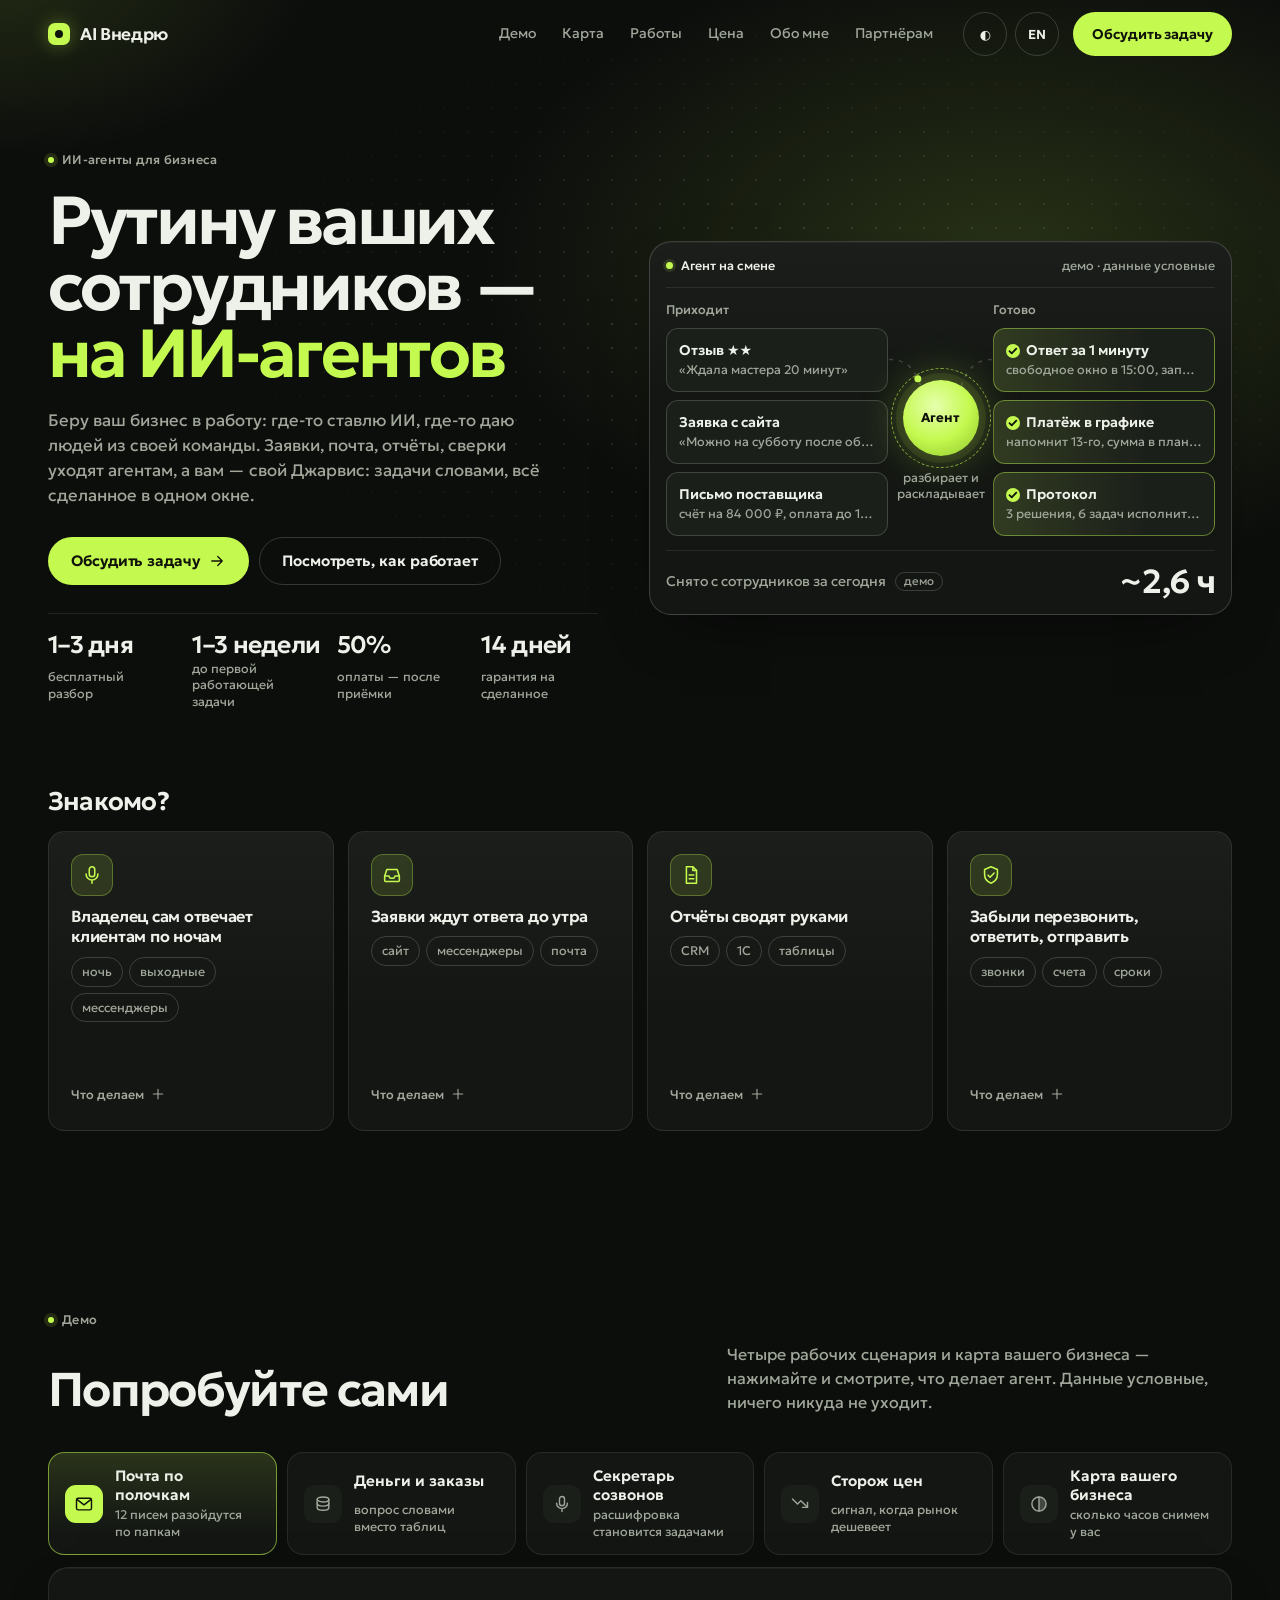
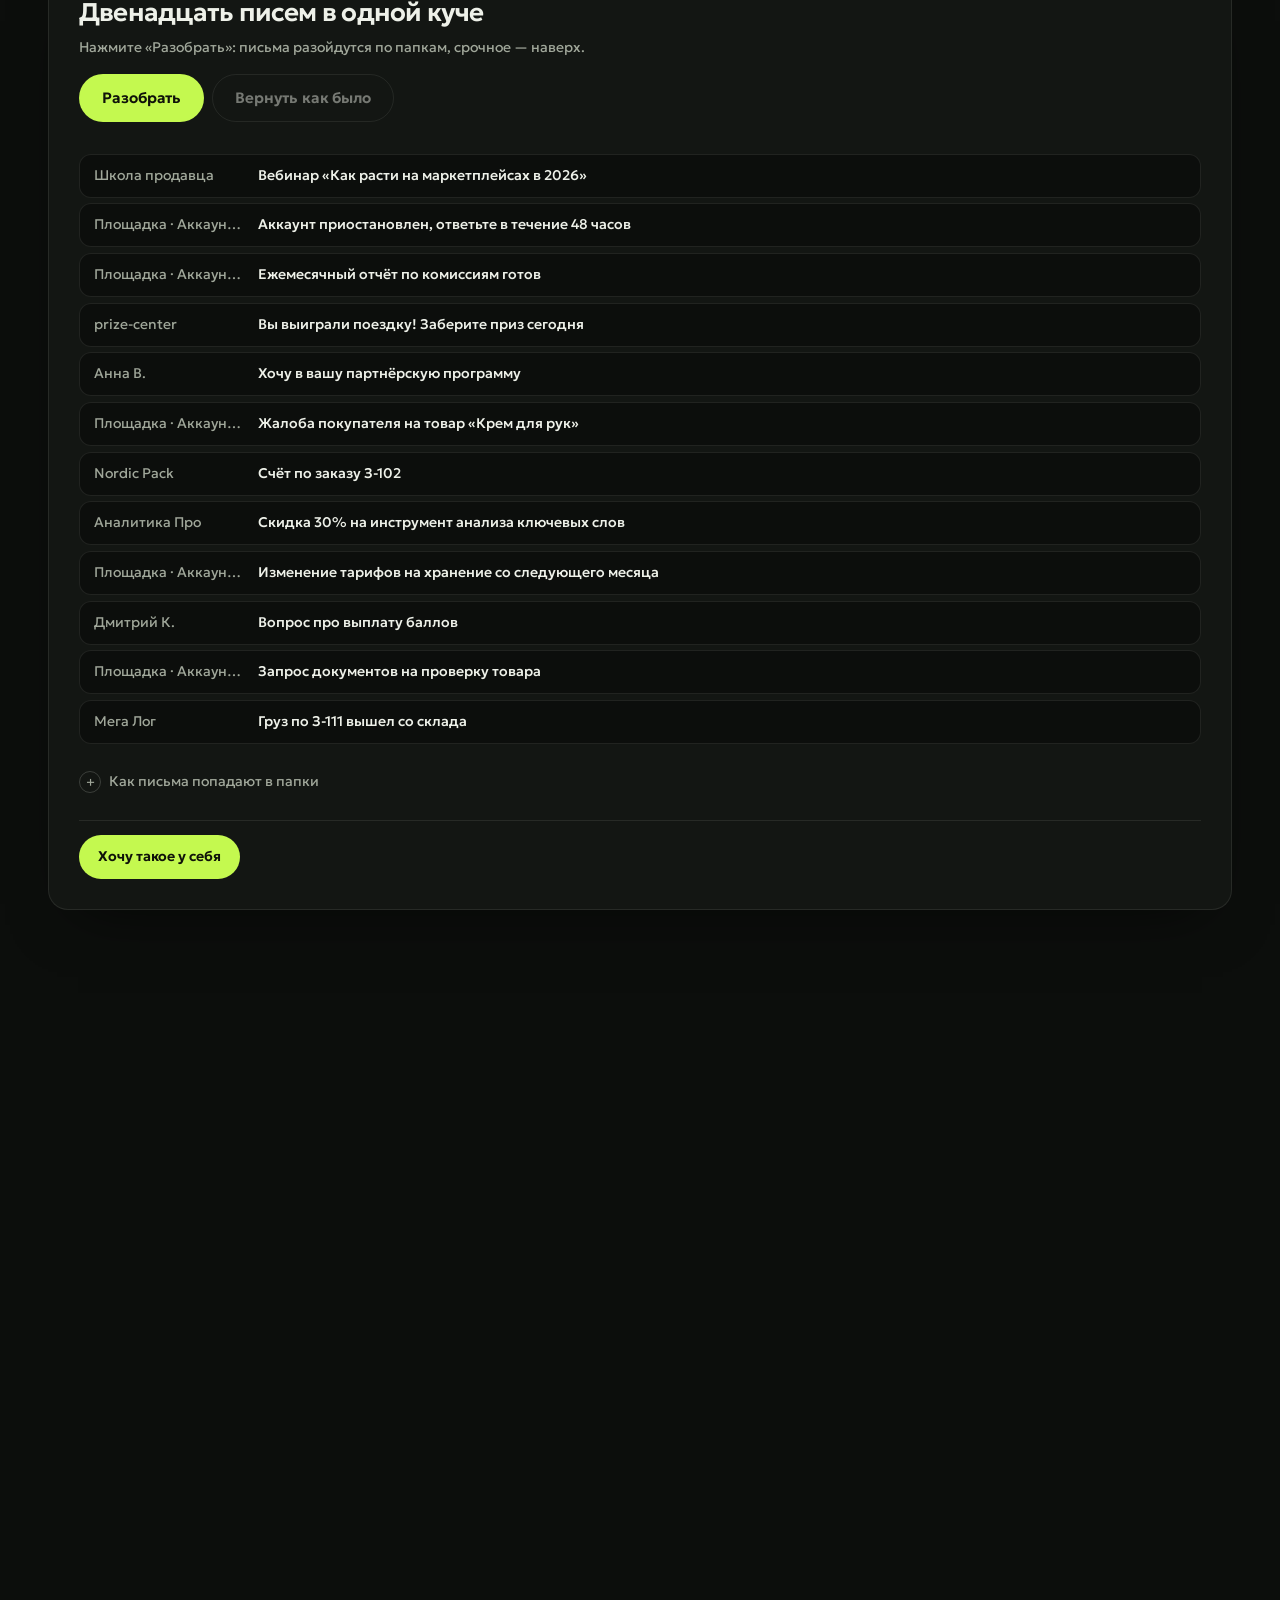
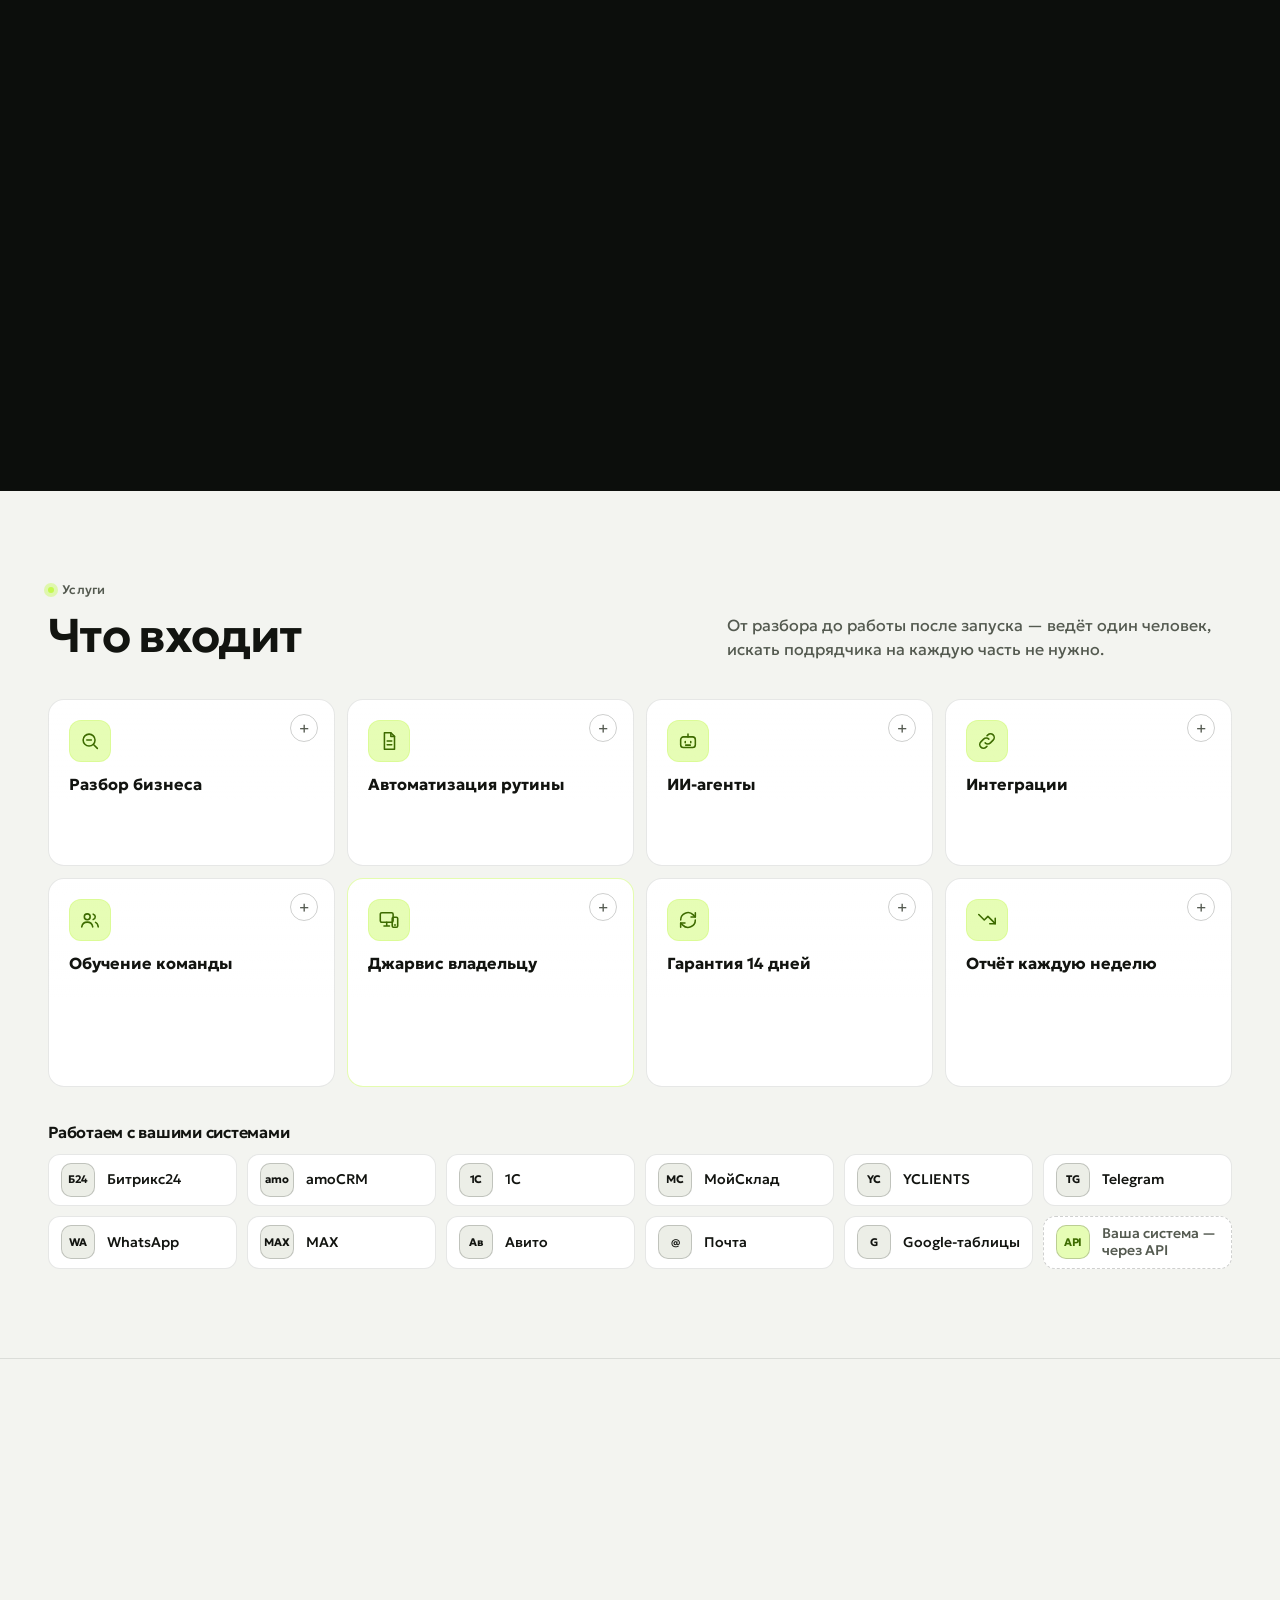
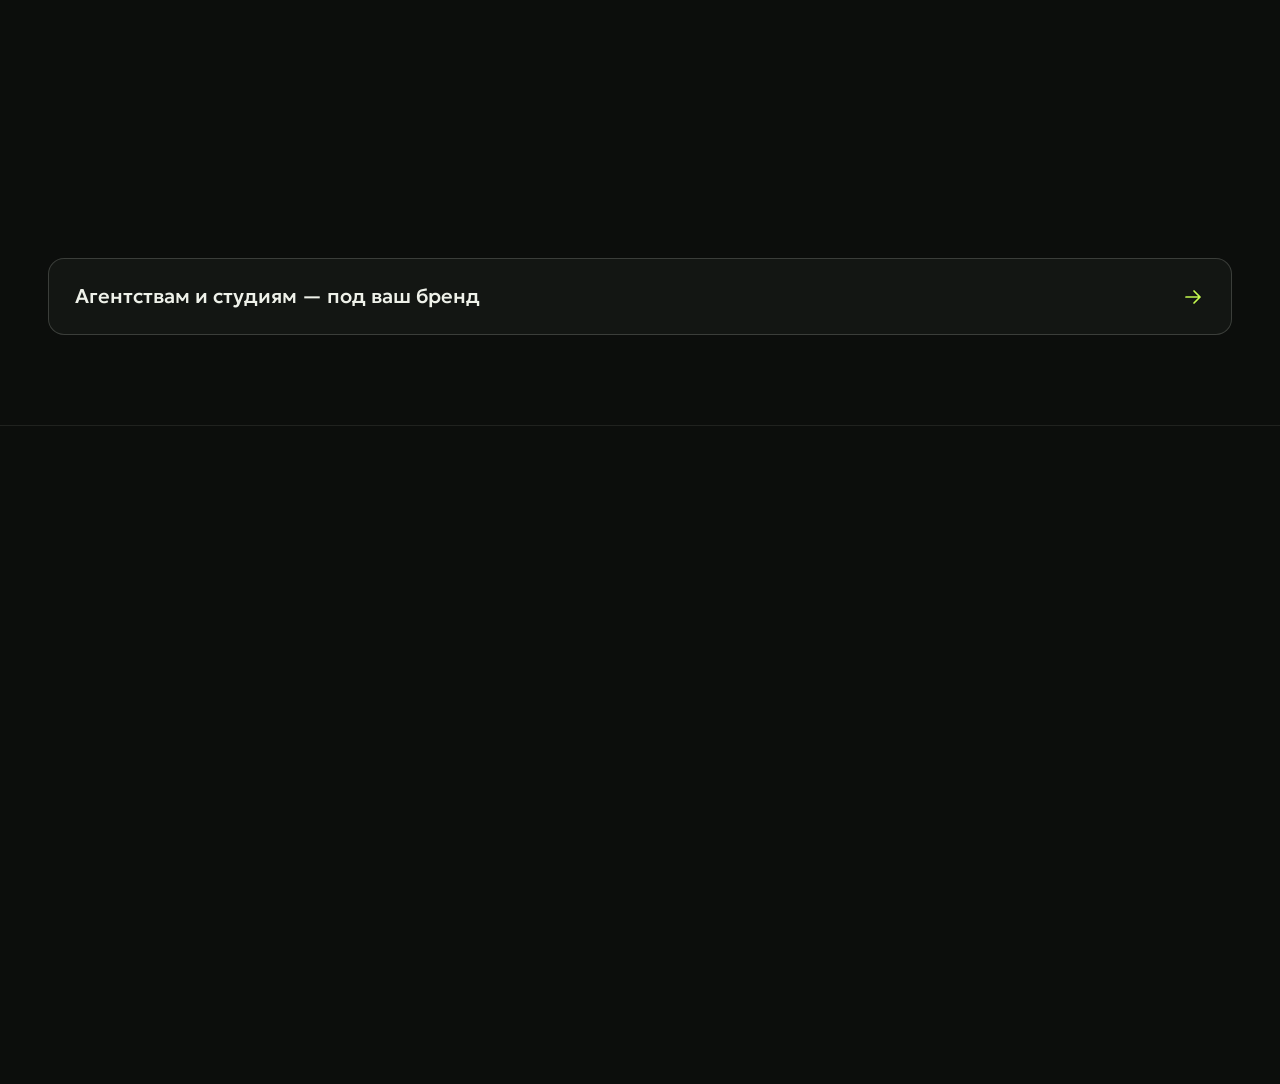
<file: index.html>
<!doctype html>
<html lang="ru" class="still">
<head>
<meta charset="utf-8">
<meta name="viewport" content="width=device-width, initial-scale=1">
<meta name="color-scheme" content="dark light">
<meta name="theme-color" content="#0c0e0c">
<meta name="description" content="Снимаю с сотрудников ручную работу: заявки, почта, отчёты, сверки. Без человеческой ошибки, а владельцу — свой Джарвис. Разбор бесплатный.">
<meta property="og:type" content="website">
<meta property="og:site_name" content="AI Внедрю">
<meta property="og:url" content="https://ai-vnedryu.ru/">
<meta property="og:locale" content="ru_RU">
<meta property="og:title" content="AI Внедрю — рутину ваших сотрудников на ИИ-агентов">
<meta property="og:description" content="Снимаю с сотрудников ручную работу: заявки, почта, отчёты, сверки. Без человеческой ошибки, а владельцу — свой Джарвис. Разбор бесплатный.">
<meta property="og:image" content="https://ai-vnedryu.ru/og.png">
<meta property="og:image:width" content="1200">
<meta property="og:image:height" content="630">
<meta property="og:image:alt" content="AI Внедрю: рутину ваших сотрудников — на ИИ-агентов">
<meta name="twitter:card" content="summary_large_image">
<script type="application/ld+json">
{"@context":"https://schema.org","@type":"ProfessionalService","name":"AI Внедрю","alternateName":"AI Vnedryu",
"description":"Снимаю с сотрудников ручную работу ИИ-агентами: заявки, почта, отчёты, сверки, протоколы созвонов, сторож цен. Владельцу — свой Джарвис: задачи словами, всё сделанное в одном окне. EN: AI agents take routine work off your staff — leads, email, reports, reconciliations.",
"areaServed":["RU","Worldwide"],"availableLanguage":["ru","en"],
"url":"https://t.me/naavtomate_ai_bot?start=site","sameAs":["https://github.com/xndrexe"],
"hasOfferCatalog":{"@type":"OfferCatalog","name":"Как начать работу","itemListElement":[
{"@type":"Offer","itemOffered":{"@type":"Service","name":"Разбор","description":"Бесплатно: по сайту или описанию ручной работы сотрудников показываю, где теряются заявки и время и что отдать ИИ первым."},"price":"0","priceCurrency":"RUB"},
{"@type":"Offer","itemOffered":{"@type":"Service","name":"Заявки без потерь","description":"Обращения из мессенджеров, сайта и звонков в одну базу, напоминания менеджеру. Срок 1–2 недели. Сумма и срок фиксируются до старта."}},
{"@type":"Offer","itemOffered":{"@type":"Service","name":"Бизнес под контролем в 9 утра","description":"Каждое утро один отчёт: продажи, остатки и деньги из систем клиента. Срок 2–3 недели. Сумма и срок фиксируются до старта."}},
{"@type":"Offer","itemOffered":{"@type":"Service","name":"Джарвис владельца","description":"Команда ИИ-агентов под дела владельца и окно, где их видно: задачи словами, ход работы и готовое в одном месте, на телефоне и компьютере."}}]}}
</script>
<title data-en="AI Vnedryu — AI agents take routine work off your team">AI Внедрю — рутину ваших сотрудников на ИИ-агентов</title>
<script>(()=>{const r=document.documentElement;r.classList.add('js');try{if(localStorage.getItem('theme')==='light')r.dataset.theme='light'}catch(e){}})()</script>
<link rel="preload" href="fonts/Geologica-normal-cyrillic-4.woff2" as="font" type="font/woff2" crossorigin>
<style>
@font-face{font-family:'Geologica';font-style:normal;font-weight:300 800;font-display:swap;src:url(fonts/Geologica-normal-cyrillic-4.woff2) format('woff2');unicode-range:U+0301,U+0400-045F,U+0490-0491,U+04B0-04B1,U+2116}
@font-face{font-family:'Geologica';font-style:normal;font-weight:300 800;font-display:swap;src:url(fonts/Geologica-normal-latin-5.woff2) format('woff2');unicode-range:U+0000-00FF,U+0131,U+0152-0153,U+02BB-02BC,U+02C6,U+02DA,U+02DC,U+0304,U+0308,U+0329,U+2000-206F,U+20AC,U+2122,U+2191,U+2193,U+2212,U+2215,U+FEFF,U+FFFD}
/* Дизайн-система 25.11: тёмная по умолчанию, светлая — по переключателю (data-theme=light).
   Один акцент «вольт» — главные действия, агент, итоги. Шрифт один — Geologica.
   Размеры: 12.5 / 14 / 16 / 20 / 28 / заголовки секций / первый экран. Скругления: 16 карточки, 12 мелкие, 999 «таблетки». */
:root{
  --volt:#c4f94f; --volt-ink:#0f1209; --graph:#171716;
  --bg:#0c0e0c; --bg2:#131613; --bg3:#1b1f1a; --ink:#eef1e9; --muted:#a0a79a; --dim:#7c8277;
  --line:rgba(238,241,233,.09); --line2:rgba(238,241,233,.18);
  --accent:#c4f94f; --own:#c4f94f; --mk:#eef1e9; --bad:#ff7a5c; --ok:#8fd16a; --hi:rgba(196,249,79,.13);
  --glow:rgba(196,249,79,.15); --sheen:rgba(255,255,255,.035);
  --shadow:0 1px 0 rgba(255,255,255,.04) inset,0 24px 60px -30px rgba(0,0,0,.7);
  --xs:12.5px; --s:14px; --b:16px; --m:20px; --l:clamp(22px,2vw,28px); --xl:clamp(30px,3.7vw,50px);
  --hero:clamp(34px,5.3vw,76px);
  --r:16px; --r2:12px; --pad:clamp(16px,4vw,48px); --gap:clamp(56px,7vw,104px);
  --font:'Geologica',system-ui,-apple-system,'Segoe UI',Roboto,Arial,sans-serif;
  --ease:cubic-bezier(.2,.8,.2,1);
  color-scheme:dark;
}
:root[data-theme=light]{
  color-scheme:light;
  --bg:#f3f4f0; --bg2:#ffffff; --bg3:#eceee7; --ink:#121410; --muted:#545a50; --dim:#73796e;
  --line:rgba(18,20,16,.1); --line2:rgba(18,20,16,.2);
  --accent:#3d6b00; --own:#4d7a00; --mk:#121410; --bad:#c2321f; --ok:#2f7d3a; --hi:rgba(196,249,79,.42);
  --glow:rgba(150,210,30,.2); --sheen:rgba(255,255,255,.7);
  --shadow:0 1px 2px rgba(18,20,16,.05),0 18px 44px -26px rgba(18,20,16,.28);
}
*{box-sizing:border-box}
html{scroll-behavior:smooth;-webkit-text-size-adjust:100%;scroll-padding-top:76px}
body{margin:0;background:var(--bg);color:var(--ink);font:400 var(--b)/1.55 var(--font);overflow-x:hidden;-webkit-font-smoothing:antialiased;text-rendering:optimizeLegibility}
h1,h2,h3,h4,h5,p,ul,ol,dl,dd,figure{margin:0}
ul,ol{padding:0;list-style:none}
h2{font-size:var(--xl);line-height:1.04;font-weight:600;letter-spacing:-.035em;text-wrap:balance}
h3{font-size:var(--m);line-height:1.2;font-weight:600;letter-spacing:-.015em}
a{color:inherit}
img,video{display:block;max-width:100%}
svg.i{width:20px;height:20px;flex:0 0 auto;fill:none;stroke:currentColor;stroke-width:1.7;stroke-linecap:round;stroke-linejoin:round}
.wrap{width:min(1240px,100% - 2*var(--pad));margin-inline:auto}
section{padding:var(--gap) 0;position:relative}
/* Размеры до первого появления секции, чтобы якоря и прокрутка сохраняли место. */
#cases,#price,#who,.final{content-visibility:auto;contain-intrinsic-block-size:auto 620px}
@media(max-width:620px){#cases,#price,#who,.final{contain-intrinsic-block-size:auto 860px}}
.sub{color:var(--muted);font-size:var(--b);line-height:1.5;max-width:52ch}
.note{color:var(--muted);font-size:var(--xs);line-height:1.5}
.kick{display:inline-flex;align-items:center;gap:8px;font-size:var(--xs);font-weight:500;color:var(--muted);letter-spacing:.02em}
.kick::before{content:'';width:6px;height:6px;border-radius:50%;background:var(--volt);box-shadow:0 0 0 4px var(--hi)}
.sec-head{display:grid;grid-template-columns:minmax(0,1fr) minmax(0,.8fr);gap:14px 48px;align-items:end;margin-bottom:clamp(24px,3vw,40px)}
.sec-head .kick{grid-column:1/-1;margin-bottom:-2px}
.sec-head h2{max-width:20ch}
.sec-head .sub{justify-self:end}
@media (max-width:860px){.sec-head{grid-template-columns:1fr}.sec-head .sub{justify-self:start}}
:focus-visible{outline:2px solid var(--volt);outline-offset:2px;border-radius:6px}
.sr{position:absolute;width:1px;height:1px;overflow:hidden;clip:rect(0 0 0 0);white-space:nowrap}

/* ---------- Кнопки ---------- */
.btn{display:inline-flex;align-items:center;justify-content:center;gap:8px;min-height:48px;padding:0 22px;border-radius:999px;border:1px solid var(--line2);background:transparent;color:var(--ink);font:600 15px/1.2 var(--font);letter-spacing:-.005em;text-decoration:none;cursor:pointer;white-space:nowrap;transition:background .2s,border-color .2s,transform .2s var(--ease),filter .2s}
.btn:hover{border-color:var(--ink);background:var(--sheen)}
.btn:active{transform:scale(.98)}
.btn:disabled{opacity:.45;cursor:default;transform:none}
.btn.primary{background:var(--volt);color:var(--volt-ink);border-color:transparent}
.btn.primary:hover{filter:brightness(1.07);transform:translateY(-1px)}
.btn.small{min-height:44px;padding:0 18px;font-size:14px}
.btn svg.i{width:18px;height:18px;transition:transform .2s var(--ease)}
.btn:hover svg.i{transform:translateX(3px)}
.link{color:var(--ink);font-weight:500;text-decoration:underline;text-decoration-color:var(--line2);text-underline-offset:4px;display:inline-flex;align-items:center;min-height:44px}
.link:hover{text-decoration-color:var(--ink)}
.ibtn{width:44px;height:44px;display:grid;place-items:center;flex:0 0 auto;border-radius:999px;border:1px solid var(--line2);background:transparent;color:var(--ink);font:600 13px var(--font);cursor:pointer;transition:border-color .2s,background .2s}
.ibtn:hover{border-color:var(--ink);background:var(--sheen)}

/* ---------- Шапка ---------- */
.hdr{position:fixed;inset:0 0 auto;z-index:20;border-bottom:1px solid transparent;transition:background .25s,border-color .25s}
.hdr.solid{background:color-mix(in srgb,var(--bg) 78%,transparent);backdrop-filter:blur(14px) saturate(1.3);-webkit-backdrop-filter:blur(14px) saturate(1.3);border-bottom-color:var(--line)}
.hdr .wrap{display:flex;align-items:center;gap:8px;height:68px}
.brand{display:inline-flex;align-items:center;gap:10px;font-weight:600;font-size:17px;letter-spacing:-.02em;text-decoration:none;margin-right:auto;min-height:44px}
.brand i{width:22px;height:22px;border-radius:7px;background:var(--volt);display:grid;place-items:center;box-shadow:0 0 18px rgba(196,249,79,.35)}
.brand i::after{content:'';width:8px;height:8px;border-radius:50%;background:var(--volt-ink)}
.menu{display:flex;gap:2px;margin-right:10px}
.menu a{font-size:14px;color:var(--muted);text-decoration:none;padding:0 12px;min-height:44px;display:inline-flex;align-items:center;border-radius:999px;transition:color .2s,background .2s}
.menu a:hover{color:var(--ink);background:var(--sheen)}
.hcta{margin-left:6px}
.burger{display:none}
.mnav{display:none}
@media (max-width:960px){
  .menu,.hdr .tl,.hcta{display:none}
  .burger{display:grid}
  .mnav{position:fixed;inset:68px 0 auto;z-index:19;background:var(--bg);border-bottom:1px solid var(--line);padding:8px var(--pad) 20px;display:grid;gap:2px;transform:translateY(-8px);opacity:0;visibility:hidden;transition:opacity .2s,transform .2s,visibility .2s}
  .mnav.open{transform:none;opacity:1;visibility:visible}
  .mnav>a{font-size:var(--m);font-weight:500;text-decoration:none;min-height:52px;display:flex;align-items:center;border-bottom:1px solid var(--line)}
  .mnav .row{display:flex;gap:8px;align-items:center;margin-top:14px}
  .mnav .row .btn{flex:1}
}

/* ---------- Первый экран ---------- */
.hero{padding:calc(68px + clamp(36px,6vw,84px)) 0 clamp(36px,4.5vw,64px);overflow:hidden;isolation:isolate}
.hero::before{content:'';position:absolute;inset:-10% -10% 0;z-index:-2;background:radial-gradient(48% 52% at 74% 40%,var(--glow),transparent 72%),radial-gradient(30% 34% at 8% 4%,var(--hi),transparent 70%)}
.hero::after{content:'';position:absolute;inset:0;z-index:-1;background-image:radial-gradient(var(--line2) 1px,transparent 1.3px);background-size:24px 24px;-webkit-mask-image:radial-gradient(ellipse 62% 58% at 62% 42%,#000 20%,transparent 75%);mask-image:radial-gradient(ellipse 62% 58% at 62% 42%,#000 20%,transparent 75%);opacity:.75}
.hero-in{display:grid;grid-template-columns:minmax(0,1fr) minmax(0,1.06fr);gap:clamp(28px,4vw,64px);align-items:center}
.hero h1{font-size:var(--hero);line-height:.98;letter-spacing:-.048em;font-weight:600;margin-top:18px;text-wrap:balance}
.hero h1 .hl{color:var(--accent)}
.lead{font-size:clamp(16px,1.3vw,19px);line-height:1.5;color:var(--muted);max-width:46ch;margin-top:22px}
.lead b{color:var(--ink);font-weight:500}
.hero .cta{display:flex;flex-wrap:wrap;gap:10px;margin-top:28px}
.en-only{display:none;margin-top:14px;font-size:var(--xs);color:var(--muted)}
:root[lang=en] .en-only{display:block}

/* живая сцена: приходит → агент → готово */
.scene{position:relative;border:1px solid var(--line2);border-radius:22px;background:linear-gradient(180deg,var(--sheen),transparent 40%),var(--bg2);box-shadow:var(--shadow);padding:14px 16px 16px;display:grid;grid-template-columns:minmax(0,1fr) 104px minmax(0,1fr);grid-template-rows:auto auto auto;gap:12px 0}
.sc-top{grid-column:1/-1;display:flex;flex-wrap:wrap;justify-content:space-between;gap:4px 12px;align-items:center;font-size:var(--xs);color:var(--muted);padding-bottom:12px;border-bottom:1px solid var(--line)}
.sc-top>*{white-space:nowrap}
.sc-top b{display:inline-flex;align-items:center;gap:8px;color:var(--ink);font-weight:500}
.sc-top b::before{content:'';width:7px;height:7px;border-radius:50%;background:var(--volt);box-shadow:0 0 0 3px var(--hi);animation:blink 2.4s ease-in-out infinite}
@keyframes blink{50%{opacity:.35}}
.sc-col{display:grid;gap:8px;align-content:start;min-width:0}
.sc-h{font-size:var(--xs);color:var(--muted);font-weight:500}
.sc-list{display:grid;gap:8px;align-content:start;height:calc(3*64px + 2*8px);overflow:hidden;position:relative}
.sc-card{height:64px;border:1px solid var(--line2);border-radius:var(--r2);background:var(--bg3);padding:10px 12px;display:grid;align-content:center;gap:2px;min-width:0;will-change:transform}
.sc-card b{font-size:var(--s);font-weight:600;line-height:1.25;overflow:hidden;text-overflow:ellipsis;white-space:nowrap}
.sc-card span{font-size:var(--xs);color:var(--muted);line-height:1.3;overflow:hidden;text-overflow:ellipsis;white-space:nowrap}
.out .sc-card{border-color:color-mix(in srgb,var(--volt) 42%,transparent);background:linear-gradient(90deg,var(--hi),transparent 70%),var(--bg3)}
.out .sc-card b{display:flex;align-items:center;gap:6px}
.out .sc-card b::before{content:'';flex:0 0 auto;width:14px;height:14px;border-radius:50%;background:var(--volt) url("data:image/svg+xml,%3Csvg xmlns='http://www.w3.org/2000/svg' viewBox='0 0 14 14'%3E%3Cpath d='M3.5 7.2l2.2 2.2 4.6-4.8' fill='none' stroke='%230f1209' stroke-width='1.8' stroke-linecap='round' stroke-linejoin='round'/%3E%3C/svg%3E") center/14px no-repeat}
.sc-col.in{grid-column:1;grid-row:2}.sc-col.out{grid-column:3;grid-row:2}
.sc-core{position:relative;display:grid;place-items:center;grid-row:2;grid-column:2}
.sc-core svg.wire{position:absolute;inset:0;width:100%;height:100%;overflow:visible}
.wire path{fill:none;stroke:var(--line2);stroke-width:1.5;stroke-dasharray:4 6}
:root:not(.still) .wire path{animation:dash 1.2s linear infinite}
.still .sc-top b::before,.still .agent::before{animation-play-state:paused}
@keyframes dash{to{stroke-dashoffset:-20}}
.agent{position:relative;width:76px;height:76px;border-radius:50%;display:grid;place-items:center;text-align:center;background:radial-gradient(circle at 42% 34%,#e6ffad,var(--volt) 52%,#8cc229);color:var(--volt-ink);font-size:13px;font-weight:700;line-height:1.1;box-shadow:0 0 0 7px rgba(196,249,79,.08),0 0 44px rgba(196,249,79,.38);transition:transform .3s var(--ease)}
.agent::before{content:'';position:absolute;inset:-12px;border-radius:50%;border:1px dashed color-mix(in srgb,var(--volt) 60%,transparent);animation:spin 14s linear infinite}
.agent.busy{transform:scale(1.08)}
@keyframes spin{to{transform:rotate(1turn)}}
.sc-step{position:absolute;left:50%;top:calc(50% + 52px);transform:translateX(-50%);width:120px;text-align:center;font-size:var(--xs);color:var(--muted);line-height:1.3;min-height:2.6em}
.sc-meter{grid-column:1/-1;display:flex;align-items:center;justify-content:space-between;gap:12px;border-top:1px solid var(--line);padding-top:14px;margin-top:2px}
.sc-meter span{font-size:var(--s);color:var(--muted);line-height:1.35}
.sc-meter span small{display:inline-block;margin-left:6px;padding:1px 8px;border-radius:999px;border:1px solid var(--line2);font-size:11.5px;vertical-align:1px}
.sc-meter b{font-size:clamp(28px,2.6vw,38px);font-weight:600;letter-spacing:-.035em;line-height:1;font-variant-numeric:tabular-nums;white-space:nowrap}
.sc-meter b i{font-style:normal;color:var(--accent)}
@media (max-width:1060px){.hero-in{grid-template-columns:1fr}.scene{max-width:640px}}
@media (max-width:620px){
  .scene{grid-template-columns:1fr;padding:12px 12px 14px;border-radius:18px}
  .sc-list{height:calc(2*60px + 8px)}
  .sc-card{height:60px}
  .sc-col.in,.sc-col.out{grid-column:auto;grid-row:auto}
  .sc-core{grid-row:auto;grid-column:auto;height:76px;grid-template-columns:auto 1fr;justify-content:start;gap:14px;place-items:center start;padding-left:4px}
  .sc-core svg.wire{display:none}
  .agent{width:56px;height:56px;font-size:11.5px}
  .agent::before{inset:-8px}
  .sc-step{position:static;transform:none;width:auto;text-align:left;min-height:0}
  .sc-meter{flex-wrap:wrap}
  /* телефон: короткая сцена — по одной строке «Приходит» и «Готово», без агента и счётчика (bizauto 26.11) */
  .sc-list{height:60px}
  .sc-core,.sc-meter{display:none}
}

/* ---------- Три карточки «что вы получаете» ---------- */
.gets{padding:0 0 var(--gap)}
.gets-in{display:grid;grid-template-columns:repeat(3,minmax(0,1fr));gap:14px}
.get{position:relative;border:1px solid var(--line);border-radius:var(--r);background:linear-gradient(180deg,var(--sheen),transparent 60%),var(--bg2);padding:22px 22px 14px;display:grid;grid-template-rows:auto auto 1fr auto;gap:10px;overflow:hidden;transition:border-color .25s,transform .35s var(--ease)}
.get:hover,.get.open{border-color:var(--line2)}
.get .ic{width:42px;height:42px;border-radius:12px;display:grid;place-items:center;background:var(--hi);color:var(--accent);border:1px solid color-mix(in srgb,var(--volt) 30%,transparent)}
.get .ic svg.i{width:22px;height:22px}
.get h3{font-size:var(--m)}
.get .one{color:var(--muted);font-size:var(--s);line-height:1.5}
.swap{display:grid}
.swap>*{grid-area:1/1;transition:opacity .3s,transform .3s var(--ease),visibility .3s}
.tags{display:flex;flex-wrap:wrap;gap:6px;align-content:start}
.tags li{font-size:var(--xs);padding:4px 10px;border-radius:999px;border:1px solid var(--line2);color:var(--muted)}
.get .more{font-size:var(--s);line-height:1.5;opacity:0;visibility:hidden;transform:translateY(8px)}
.get.open .more{opacity:1;visibility:visible;transform:none}
.get.open .tags{opacity:0;visibility:hidden;transform:translateY(-8px);pointer-events:none}
@media (hover:hover){.get:hover .more{opacity:1;visibility:visible;transform:none}.get:hover .tags{opacity:0;visibility:hidden;transform:translateY(-8px)}}
.get-t{justify-self:start;display:inline-flex;align-items:center;gap:6px;min-height:44px;padding:0;border:0;background:none;color:var(--muted);font:500 var(--xs) var(--font);cursor:pointer}
.get-t:hover{color:var(--ink)}
.get-t svg.i{width:16px;height:16px;transition:transform .25s}
.get.open .get-t svg.i{transform:rotate(45deg)}
@media (max-width:860px){.gets-in{grid-template-columns:1fr}.get{padding:18px 18px 8px}.get .swap>*{transition:none}}
/* подсветка за курсором и лёгкий наклон (JS ставит --mx/--my и transform) */
.glowy{--mx:50%;--my:0%}
.glowy::after{content:'';position:absolute;inset:0;border-radius:inherit;pointer-events:none;background:radial-gradient(380px circle at var(--mx) var(--my),var(--hi),transparent 46%);opacity:0;transition:opacity .3s}
@media (hover:hover){.glowy:hover::after{opacity:1}}

/* ---------- Демо: вкладки-игрушки ---------- */
.tabs{display:grid;grid-template-columns:repeat(5,minmax(0,1fr));gap:10px;margin-bottom:12px}
.tab{all:unset;box-sizing:border-box;position:relative;cursor:pointer;display:grid;grid-template-columns:auto minmax(0,1fr);gap:2px 12px;align-items:center;padding:14px 16px;border-radius:var(--r);border:1px solid var(--line);background:var(--bg2);transition:border-color .2s,background .2s,transform .3s var(--ease)}
.tab .ic{grid-row:span 2;width:38px;height:38px;border-radius:11px;display:grid;place-items:center;background:var(--bg3);color:var(--muted);transition:background .2s,color .2s}
.tab b{font-weight:600;font-size:15px;line-height:1.25}
.tab span.d{font-size:var(--xs);color:var(--muted);line-height:1.35}
.tab:hover{border-color:var(--line2)}
.tab[aria-selected=true]{border-color:color-mix(in srgb,var(--volt) 55%,transparent);background:linear-gradient(180deg,var(--hi),transparent 80%),var(--bg2)}
.tab[aria-selected=true] .ic{background:var(--volt);color:var(--volt-ink)}
.tab:focus-visible{outline:2px solid var(--volt);outline-offset:2px}
.win{border-radius:20px;background:var(--bg2);border:1px solid var(--line);box-shadow:var(--shadow);overflow:hidden;min-width:0}
.demo{padding:clamp(18px,2.4vw,30px);display:grid;gap:16px;grid-template-columns:minmax(0,1fr)}
.demo[hidden]{display:none}
.demo>h3{font-size:var(--l);letter-spacing:-.03em;line-height:1.1}
.demo>.sub{font-size:var(--s);max-width:64ch;margin-top:-6px}
.democta{display:flex;flex-wrap:wrap;gap:12px;align-items:center;padding-top:14px;border-top:1px solid var(--line)}
details.more summary{cursor:pointer;color:var(--muted);font-size:var(--s);min-height:44px;display:flex;align-items:center;gap:8px;list-style:none}
details.more summary::-webkit-details-marker{display:none}
details.more summary::before{content:'+';width:20px;height:20px;border-radius:50%;border:1px solid var(--line2);display:grid;place-items:center;font-size:14px;line-height:1}
details.more[open] summary::before{content:'–'}
details.more p{font-size:var(--s);color:var(--muted);max-width:70ch}
@media (max-width:900px){
  .tabs{display:flex;overflow-x:auto;scroll-snap-type:x mandatory;gap:8px;margin-inline:calc(-1*var(--pad));padding:2px var(--pad) 4px;scrollbar-width:none}
  .tabs::-webkit-scrollbar{display:none}
  .tab{flex:0 0 auto;scroll-snap-align:start;padding:6px 16px 6px 6px;border-radius:999px;min-height:48px;grid-template-columns:auto auto}
  .tab .ic{width:34px;height:34px;border-radius:999px;grid-row:auto}
  .tab span.d{display:none}
  .tab b{font-size:var(--s);white-space:nowrap}
}
/* общие элементы демо */
.q{display:grid;gap:6px}
.q label{display:flex;justify-content:space-between;gap:12px;font-size:var(--s);line-height:1.35}
.q output{font-weight:700;white-space:nowrap}
input[type=range]{width:100%;accent-color:var(--volt);height:44px;margin:0}
:root[data-theme=light] input[type=range]{accent-color:var(--ink)}
.ask{display:flex;gap:8px}
.ask input{flex:1;min-width:0;min-height:50px;padding:0 18px;border-radius:999px;border:1px solid var(--line2);background:var(--bg);color:var(--ink);font:400 var(--b) var(--font)}
.ask input:focus{border-color:var(--volt);outline:none;box-shadow:0 0 0 4px var(--hi)}
.chips,.bar{display:flex;flex-wrap:wrap;gap:8px}
.chip,.fchip{min-height:44px;padding:0 14px;border-radius:999px;border:1px solid var(--line2);background:var(--bg);color:var(--ink);font:500 14px var(--font);cursor:pointer;text-decoration:none;display:inline-flex;align-items:center;transition:background .15s,border-color .15s,color .15s}
.chip:hover,.fchip:hover{border-color:var(--ink)}
.chip:active,.fchip:active{transform:scale(.98)}
.fchip.on{background:var(--ink);color:var(--bg);border-color:var(--ink)}
.fchip b{margin-left:4px}
.answer{border-left:3px solid var(--volt);padding:6px 0 6px 16px;font-size:var(--s);line-height:1.55;min-height:3em}
.answer .big{font-size:var(--m);letter-spacing:-.02em}
.typing{color:var(--muted)}
.tw{overflow:auto;border:1px solid var(--line);border-radius:var(--r2);background:var(--bg)}
.tw.tall{max-height:300px}
table{border-collapse:collapse;width:100%;font-size:14px}
th,td{text-align:left;padding:9px 12px;border-bottom:1px solid var(--line);white-space:nowrap}
th{position:sticky;top:0;background:var(--bg);color:var(--muted);font-weight:500;z-index:1}
td.num,th.num{text-align:right;font-variant-numeric:tabular-nums}
tr.hl td{background:var(--hi)}
tr.dim td{opacity:.4}
.st{display:inline-block;padding:2px 8px;border-radius:999px;font-size:var(--xs);line-height:1.3;white-space:nowrap;font-weight:600;border:1px solid var(--line2)}
.st.paid{color:var(--ok);border-color:currentColor}.st.late{color:var(--bad);border-color:currentColor}.st.wait{color:var(--muted)}
.mails{display:grid;gap:6px}
.mail{border:1px solid var(--line);border-radius:var(--r2);background:var(--bg);padding:10px 14px;cursor:pointer;will-change:transform}
.mail .row{display:grid;grid-template-columns:150px minmax(0,1fr);gap:4px 14px;font-size:14px;align-items:baseline}
.mail .from{color:var(--muted);overflow:hidden;text-overflow:ellipsis;white-space:nowrap}
.mail .subj{font-weight:500}
.mail .tag{grid-column:2;font-size:var(--xs);color:var(--muted)}
.mail .tag:empty{display:none}
.mail .body{display:none;font-size:14px;color:var(--muted);margin-top:6px}
.mail.open .body{display:block}
.mails.sorted .mail.urgent{border-color:var(--bad);border-left-width:4px}
.mh{font-size:var(--xs);font-weight:600;margin-top:10px;color:var(--muted)}
.mh.urgent{color:var(--bad)}
@media (max-width:560px){.mail .row{grid-template-columns:1fr}.mail .tag{grid-column:1}}
.mails-more{display:none;margin-top:6px}
@media (max-width:620px){.mails:not(.sorted):not(.all) .mail:nth-child(n+6){display:none}.mails:not(.sorted):not(.all)+.mails-more{display:inline-flex}}
.call{display:grid;grid-template-columns:1fr 1fr;gap:12px}
.pane{border:1px solid var(--line);border-radius:var(--r2);background:var(--bg);padding:16px;display:grid;gap:8px;align-content:start;font-size:14px;line-height:1.5}
.pane h4{font-size:var(--xs);color:var(--muted);font-weight:500}
.pane.tr{max-height:400px;overflow:auto}
.pane.tr p{padding:4px 8px;border-radius:6px;transition:background .2s}
.pane.tr p.src{background:var(--hi)}
.pane h5{font-size:var(--xs);font-weight:600;margin-top:6px}
.pane ul{display:grid;gap:6px}
.pane ul li{padding:8px 10px;border-radius:8px;border:1px solid var(--line)}
.pane ul li:hover{border-color:var(--line2)}
.status{font-weight:600;min-height:1.5em}
.task{border:1px solid var(--line);border-radius:8px;padding:8px 10px;cursor:pointer;display:grid;gap:6px}
.task:hover{border-color:var(--line2)}
.task .who{font-weight:600}
.task .meta{display:flex;gap:6px;flex-wrap:wrap}
.pill{display:inline-block;padding:2px 8px;border-radius:999px;font-size:var(--xs);line-height:1.3;white-space:nowrap;border:1px solid var(--line2);color:var(--muted)}
.pill.warn{color:var(--bad);border-color:currentColor}
.pill.sent{color:var(--ink);background:var(--hi);border-color:transparent}
.pill.date{color:var(--ink)}
@media (max-width:760px){.call{grid-template-columns:1fr}.pane.tr{max-height:260px}}
.ctrl{display:flex;gap:16px;align-items:end;flex-wrap:wrap}
.ctrl .q{flex:1 1 260px}
.chartbox{position:relative;border:1px solid var(--line);border-radius:var(--r2);background:var(--bg);padding:12px 8px 4px}
.chartbox svg{display:block;width:100%;height:auto}
.toast{position:absolute;right:12px;top:12px;max-width:min(300px,calc(100% - 24px));background:var(--graph);color:#eeede8;border-left:4px solid var(--volt);border-radius:var(--r2);padding:12px 14px;font-size:var(--xs);line-height:1.4;box-shadow:0 10px 30px rgba(0,0,0,.3)}
@media (max-width:600px){.toast{position:static;max-width:none;margin-top:12px;box-shadow:none}}
.legend{display:flex;flex-wrap:wrap;gap:16px;font-size:var(--xs);color:var(--muted)}
.legend i{display:inline-block;width:14px;height:3px;margin-right:6px;vertical-align:4px}
.alerts{display:grid;gap:6px;font-size:14px}
.alerts li{padding:8px 12px;border-radius:8px;background:var(--bg);border:1px solid var(--line)}
.alerts time{font-weight:600;margin-right:10px}

/* ---------- Карта вашего бизнеса ---------- */
.biz{display:flex;flex-wrap:wrap;gap:8px;margin-bottom:16px}
.biz-l{font-size:var(--xs);color:var(--muted);align-self:center;margin-right:4px}
.bt{min-height:44px;padding:0 14px;border-radius:999px;border:1px solid var(--line);background:var(--bg2);color:var(--ink);font:500 14px/1.2 var(--font);cursor:pointer;transition:border-color .15s,background .15s,color .15s}
.bt:hover{border-color:var(--line2)}
.bt[aria-pressed=true]{background:var(--volt);color:var(--volt-ink);border-color:var(--volt)}
.bt.oth{border-style:dashed}
@media (max-width:760px){
  .biz{display:grid;grid-auto-flow:column;grid-template-rows:repeat(2,auto);grid-auto-columns:max-content;overflow-x:auto;scrollbar-width:none;margin-inline:calc(-1*var(--pad));padding:2px var(--pad) 4px}
  .biz::-webkit-scrollbar{display:none}
  .biz-l{display:none}
}
.mpx{border:1px solid var(--line2);border-radius:20px;background:var(--bg2);box-shadow:var(--shadow);overflow:hidden}
.mp-top{display:grid;grid-template-columns:minmax(0,1fr) auto;gap:16px 28px;align-items:center;padding:18px 22px;border-bottom:1px solid var(--line);background:linear-gradient(90deg,var(--hi),transparent 55%)}
.route{display:flex;align-items:stretch;gap:6px;min-width:0}
.route li{flex:1 1 0;min-width:0;display:grid;gap:2px;padding:10px 12px;border-radius:var(--r2);background:var(--bg);border:1px solid var(--line);position:relative}
.route li small{font-size:11.5px;color:var(--muted);letter-spacing:.02em}
.route li b{font-size:var(--s);font-weight:600;line-height:1.25;overflow:hidden;text-overflow:ellipsis;white-space:nowrap}
.route li em{font-style:normal;font-size:var(--xs);color:var(--accent);font-weight:600;font-variant-numeric:tabular-nums}
.route .ar{flex:0 0 auto;align-self:center;color:var(--dim);padding:0;background:none;border:0}
.route .ar svg.i{width:18px;height:18px}
.route .none{color:var(--muted);font-size:var(--s);background:none;border:1px dashed var(--line2)}
.mp-sum{text-align:right}
.mp-sum b{display:block;font-size:clamp(30px,3vw,44px);font-weight:600;letter-spacing:-.04em;line-height:1;font-variant-numeric:tabular-nums}
.mp-sum b i{font-style:normal;color:var(--accent)}
.mp-sum span{display:block;font-size:var(--xs);color:var(--muted);margin-top:6px;max-width:30ch;margin-left:auto}
.mp-rows{display:grid}
.mr{border-bottom:1px solid var(--line);transition:background .6s}
.mr.moved{background:var(--hi)}
.mr-h{display:grid;grid-template-columns:28px minmax(0,1fr) auto 84px 40px;gap:12px;align-items:center;padding:10px 22px}
.mr-h input[type=checkbox]{width:20px;height:20px;margin:0;accent-color:var(--volt);cursor:pointer}
:root[data-theme=light] .mr-h input[type=checkbox]{accent-color:var(--ink)}
.mr-n{min-width:0;display:grid;gap:2px}
.mr-n b{font-size:15px;font-weight:600;line-height:1.3}
.mr-n .ord{font-size:var(--xs);color:var(--muted)}
.mr-n .ord.top{color:var(--accent);font-weight:600}
.mr-q{display:flex;gap:4px;align-items:center}
.mr-q .ql{font-size:var(--xs);color:var(--muted);margin-right:4px;white-space:nowrap}
.mr-q button{min-height:36px;min-width:44px;padding:0 10px;border-radius:999px;border:1px solid var(--line);background:var(--bg);color:var(--ink);font:500 13px var(--font);cursor:pointer;white-space:nowrap}
.mr-q button:hover{border-color:var(--line2)}
.mr-q button[aria-pressed=true]{background:var(--ink);color:var(--bg);border-color:var(--ink)}
.mr-hrs{text-align:right;font-weight:600;font-variant-numeric:tabular-nums;white-space:nowrap;font-size:15px}
.mr-hrs small{display:block;font-weight:400;font-size:11.5px;color:var(--muted)}
.mr.off .mr-hrs,.mr.off .mr-n b{color:var(--dim)}
.mr-x{width:40px;height:40px;border-radius:999px;border:1px solid var(--line);background:none;color:var(--muted);display:grid;place-items:center;cursor:pointer}
.mr-x:hover{color:var(--ink);border-color:var(--line2)}
.mr-x svg.i{width:18px;height:18px;transition:transform .25s}
.mr-x[aria-expanded=true] svg.i{transform:rotate(180deg)}
.mr-b{padding:0 22px 16px 62px;display:grid;gap:10px}
.mr-b[hidden]{display:none}
.flowx{display:grid;grid-template-columns:repeat(3,minmax(0,1fr));gap:8px}
.flowx div{border:1px solid var(--line);border-radius:var(--r2);padding:10px 12px;background:var(--bg);font-size:var(--s);line-height:1.45;position:relative}
.flowx div small{display:block;font-size:11.5px;color:var(--muted);margin-bottom:2px;letter-spacing:.02em}
.flowx div.now{border-color:color-mix(in srgb,var(--volt) 45%,transparent);background:linear-gradient(180deg,var(--hi),transparent),var(--bg)}
.mr-b .how{font-size:var(--xs);color:var(--muted)}
.mp-skip{padding:10px 22px 4px;font-size:var(--xs);color:var(--muted);border-bottom:1px solid var(--line);background:var(--bg3)}
.mr.skip{background:color-mix(in srgb,var(--bg3) 55%,transparent)}
.mp-own{display:grid;grid-template-columns:28px minmax(0,1fr) auto;gap:12px;align-items:center;padding:12px 22px;border-bottom:1px solid var(--line)}
.mp-own span{font-size:20px;color:var(--muted);text-align:center}
.mp-own input{min-width:0;min-height:44px;padding:0 14px;border-radius:999px;border:1px solid var(--line2);background:var(--bg);color:var(--ink);font:400 var(--s) var(--font)}
.mp-own input:focus{border-color:var(--volt);outline:none;box-shadow:0 0 0 4px var(--hi)}
.mp-own em{font-style:normal;font-size:var(--xs);color:var(--accent);font-weight:600;white-space:nowrap}
.mp-foot{display:flex;flex-wrap:wrap;gap:12px 20px;align-items:center;justify-content:space-between;padding:16px 22px}
.mp-foot p{font-size:var(--xs);color:var(--muted);max-width:52ch}
.mpx var{font-style:normal}
.mp-sum b small{font-size:.42em;font-weight:500;letter-spacing:0;color:var(--muted);margin-left:2px}
.route li em{overflow:hidden;text-overflow:ellipsis;white-space:nowrap}
.route li.none{flex:1 1 auto;display:block;line-height:1.45}
.mp-empty{padding:22px;color:var(--muted);font-size:var(--s)}
@media (max-width:900px){
  .mp-top{grid-template-columns:1fr;padding:14px 14px}
  .mp-sum{text-align:left;display:flex;align-items:baseline;gap:6px 12px;flex-wrap:wrap}
  .mp-sum span{margin:0}
  .route{gap:4px}
  .route li{padding:8px}
  .route .ar svg.i{width:14px;height:14px}
  .mr-h{grid-template-columns:24px minmax(0,1fr) auto 40px;grid-template-areas:"c n h x" ". q q q";gap:8px 10px;padding:12px 14px}
  .mr-h>input{grid-area:c}.mr-n{grid-area:n}.mr-q{grid-area:q;flex-wrap:wrap}.mr-hrs{grid-area:h}.mr-x{grid-area:x}
  .mr-b{padding:0 14px 14px}
  .flowx{grid-template-columns:1fr}
  .mp-skip,.mp-foot{padding-inline:14px}
  .mp-own{grid-template-columns:1fr;padding:12px 14px}
  .mp-own span{display:none}
}
@media (max-width:760px){
  .route{display:grid}
  .route li:not(.none):not(.ar){grid-template-columns:3.5em minmax(0,1fr) auto;align-items:center;gap:8px}
  .route li b{white-space:normal;overflow-wrap:anywhere}
  .route .ar{justify-self:center;transform:rotate(90deg)}
  .route .pm{display:none}
}
@media (max-width:400px){.mr-q .ql{width:100%}}

/* ---------- Работы: бенто ---------- */
.gal{display:grid;grid-template-columns:repeat(4,minmax(0,1fr));gap:12px}
.w{position:relative;border-radius:var(--r);border:1px solid var(--line);background:var(--bg2);overflow:hidden;transition:border-color .25s,transform .35s var(--ease)}
.w:hover{border-color:var(--line2)}
.w-open{all:unset;box-sizing:border-box;cursor:pointer;display:grid;grid-template-rows:auto 1fr;width:100%;height:100%}
.w-open:focus-visible{outline:2px solid var(--volt);outline-offset:-2px;border-radius:var(--r)}
.w-media{position:relative;aspect-ratio:16/9;overflow:hidden;background:var(--bg3);border-bottom:1px solid var(--line)}
.w-media img{width:100%;height:100%;object-fit:cover;object-position:top center;transition:transform .6s var(--ease)}
.w:hover .w-media img{transform:scale(1.035)}
.w-media .play{position:absolute;left:10px;top:10px;display:inline-flex;align-items:center;gap:6px;padding:4px 10px 4px 8px;border-radius:999px;background:rgba(12,14,12,.78);color:#eef1e9;font-size:var(--xs);font-weight:500;backdrop-filter:blur(6px)}
.w-media .play::before{content:'';border-left:8px solid var(--volt);border-top:5px solid transparent;border-bottom:5px solid transparent}
.w-meta{display:grid;gap:3px;align-content:start;padding:12px 14px 14px}
.w-cat{font-size:11.5px;color:var(--muted);letter-spacing:.02em}
.w-t{font-size:15.5px;font-weight:600;line-height:1.25;letter-spacing:-.01em}
.w-one{font-size:var(--xs);color:var(--muted);line-height:1.45;display:-webkit-box;-webkit-line-clamp:2;-webkit-box-orient:vertical;overflow:hidden}
.ba{display:grid;align-content:center;gap:10px;padding:14px 16px;background:linear-gradient(160deg,var(--bg3),var(--bg2))}
.ba span{display:grid;gap:2px;font-size:var(--xs);line-height:1.35}
.ba small{font-size:11px;color:var(--muted);letter-spacing:.04em}
.ba .was{color:var(--muted);text-decoration:line-through;text-decoration-color:var(--line2)}
.ba .now em{font-style:normal;font-weight:600;font-size:var(--s);color:var(--ink)}
.ba .now small{color:var(--accent)}
.w-demo{position:absolute;top:10px;right:10px;z-index:2;min-height:34px;padding:0 12px;border-radius:999px;border:1px solid var(--line2);background:var(--bg);color:var(--ink);font:500 12.5px var(--font);cursor:pointer;display:inline-flex;align-items:center;gap:6px}
.w-demo::before{content:'';border-left:7px solid var(--accent);border-top:4px solid transparent;border-bottom:4px solid transparent}
.w-demo:hover{border-color:var(--ink)}
.w:has(.w-demo) .ba{padding-top:52px}
.w-demo::after{content:'';position:absolute;inset:-5px}
.w.big{grid-column:span 2;grid-row:span 2}
.w.big .w-open{grid-template-rows:1fr auto}
.w.big .w-media{aspect-ratio:auto;min-height:260px}
.w.big .w-t{font-size:var(--m)}
.w.big .w-one{font-size:var(--s);-webkit-line-clamp:3}
.w.big .w-meta{padding:16px 18px 18px}
@media (max-width:1060px){.gal{grid-template-columns:repeat(2,minmax(0,1fr))}.w.big{grid-row:auto}.w.big .w-media{aspect-ratio:16/8}}
@media (max-width:640px){
  .gal{grid-template-columns:none;grid-auto-flow:column;grid-auto-columns:84%;overflow-x:auto;scroll-snap-type:x mandatory;margin-inline:calc(-1*var(--pad));padding:0 var(--pad) 6px;scroll-padding-inline:var(--pad);scrollbar-width:none}
  .gal::-webkit-scrollbar{display:none}
  .w{scroll-snap-align:start}
  .w.big{grid-column:auto}
  .w.big .w-media{aspect-ratio:16/9;min-height:0}
  .w.big .w-t{font-size:15.5px}
}
.gal-hint{display:none;font-size:var(--xs);color:var(--muted);margin-top:10px}
@media (max-width:640px){.gal-hint{display:block}}
.static-cases{display:grid;gap:10px;font-size:var(--s);color:var(--muted)}

/* окно кейса */
.dlg{width:min(1060px,calc(100% - 24px));max-height:calc(100dvh - 24px);padding:0;border:1px solid var(--line2);border-radius:20px;background:var(--bg2);color:var(--ink);box-shadow:0 40px 120px rgba(0,0,0,.55)}
.dlg::backdrop{background:rgba(5,6,5,.68);backdrop-filter:blur(4px)}
.dlg-h{position:sticky;top:0;z-index:2;display:flex;justify-content:space-between;gap:16px;align-items:start;padding:18px 22px;background:var(--bg2);border-bottom:1px solid var(--line)}
.dlg-h h3{font-size:var(--l);letter-spacing:-.03em;line-height:1.12;margin-top:2px}
.dlg-b{padding:20px 22px 24px;display:grid;gap:20px}
.dlg-media{border-radius:var(--r2);overflow:hidden;border:1px solid var(--line);background:#000}
.dlg-media img,.dlg-media video{width:100%;height:auto}
.dlg-cols{display:grid;grid-template-columns:.9fr 1.4fr .9fr;gap:22px}
.dlg-cols h4{font-size:var(--xs);color:var(--muted);font-weight:500;margin-bottom:8px;letter-spacing:.02em}
.dlg-cols p,.dlg-cols li{font-size:var(--s);line-height:1.55}
.dlg-cols ol{list-style:decimal;padding-left:20px;display:grid;gap:8px}
.dlg-cols ul{display:grid;gap:8px}
.dlg-cols ul li{padding-left:16px;position:relative}
.dlg-cols ul li::before{content:'';position:absolute;left:0;top:.6em;width:7px;height:7px;border-radius:50%;background:var(--volt)}
.dlg-acts{display:flex;flex-wrap:wrap;gap:10px;padding-top:16px;border-top:1px solid var(--line)}
@media (max-width:860px){.dlg-cols{grid-template-columns:1fr}.dlg-h{padding:14px 16px}.dlg-b{padding:16px}}

/* ---------- Сколько стоит ---------- */
.steps3{display:grid;grid-template-columns:repeat(3,minmax(0,1fr));gap:10px;counter-reset:st}
.stp{position:relative;display:grid;grid-template-columns:auto minmax(0,1fr);gap:4px 14px;align-items:start;padding:18px;border-radius:var(--r);border:1px solid var(--line);background:var(--bg2)}
.stp .ic{grid-row:span 2;width:44px;height:44px;border-radius:12px;display:grid;place-items:center;background:var(--bg3);color:var(--accent);position:relative}
.stp .ic::after{counter-increment:st;content:counter(st);position:absolute;right:-6px;top:-6px;width:20px;height:20px;border-radius:50%;background:var(--volt);color:var(--volt-ink);font-size:11.5px;font-weight:700;display:grid;place-items:center}
.stp b{font-size:var(--b);line-height:1.3}
.stp span{font-size:var(--s);color:var(--muted);line-height:1.45}
.stp:not(:last-child)::before{content:'';position:absolute;right:-10px;top:50%;width:10px;height:1px;background:var(--line2)}
.fine{display:grid;grid-template-columns:repeat(2,minmax(0,1fr));gap:8px 28px;margin:14px 0 22px;padding:0 4px}
.fine p{font-size:var(--xs);color:var(--muted);line-height:1.55}
.fine b{color:var(--ink);font-weight:600}
.plans{display:grid;grid-template-columns:repeat(3,minmax(0,1fr));gap:12px}
.plan{position:relative;display:grid;grid-template-rows:auto auto auto 1fr auto;gap:12px;padding:22px;border-radius:var(--r);border:1px solid var(--line);background:linear-gradient(180deg,var(--sheen),transparent 50%),var(--bg2);overflow:hidden;transition:border-color .25s,transform .35s var(--ease)}
.plan:hover{border-color:var(--line2)}
.plan .top{display:flex;justify-content:space-between;align-items:center;gap:10px}
.plan .lab{font-size:var(--xs);color:var(--muted)}
.plan .term{font-size:var(--xs);font-weight:600;padding:4px 10px;border-radius:999px;background:var(--bg3);white-space:nowrap}
.plan h3{font-size:var(--l);letter-spacing:-.03em;line-height:1.1}
.plan .d{font-size:var(--s);color:var(--muted);line-height:1.5}
.plan ul{display:grid;gap:7px;align-content:start}
.plan li{position:relative;padding-left:22px;font-size:var(--s);line-height:1.45}
.plan li::before{content:'';position:absolute;left:0;top:.28em;width:14px;height:14px;border-radius:50%;background:var(--hi) url("data:image/svg+xml,%3Csvg xmlns='http://www.w3.org/2000/svg' viewBox='0 0 14 14'%3E%3Cpath d='M3.5 7.2l2.2 2.2 4.6-4.8' fill='none' stroke='%2398c93a' stroke-width='1.8' stroke-linecap='round' stroke-linejoin='round'/%3E%3C/svg%3E") center/14px no-repeat}
.plan .next{font-size:var(--xs);line-height:1.5;padding:10px 12px;border-radius:var(--r2);border:1px dashed var(--line2);color:var(--muted)}
.plan .next b{color:var(--ink);font-weight:600}
.plan .btn{justify-self:start}
.plan.feat{border-color:color-mix(in srgb,var(--volt) 50%,transparent);background:radial-gradient(120% 70% at 100% 0%,var(--hi),transparent 60%),var(--bg2)}
.plan.feat .term{background:var(--volt);color:var(--volt-ink)}
.free{display:grid;grid-template-columns:auto minmax(0,1fr) auto;gap:14px 24px;align-items:center;margin-top:12px;padding:18px 22px;border-radius:var(--r);border:1px solid var(--line2);background:linear-gradient(90deg,var(--hi),transparent 60%),var(--bg2)}
.free .zero{font-size:clamp(30px,3vw,42px);font-weight:600;letter-spacing:-.04em;line-height:1;color:var(--accent)}
.free h3{font-size:var(--b)}
.free p{font-size:var(--s);color:var(--muted);line-height:1.5}
@media (max-width:960px){
  .steps3,.plans{grid-template-columns:1fr}
  .stp:not(:last-child)::before{display:none}
  .fine{grid-template-columns:1fr}
  .free{grid-template-columns:1fr}
}

/* ---------- Кто делает ---------- */
.who{display:grid;grid-template-columns:minmax(0,1fr) minmax(0,1.1fr);gap:clamp(24px,4vw,56px);align-items:start}
.who h2{margin-top:10px}
.who .txt{font-size:var(--b);color:var(--muted);margin-top:14px;max-width:50ch}
.who .links{display:flex;flex-wrap:wrap;gap:4px 18px;margin-top:6px}
.prom{display:grid;gap:8px;margin-top:20px}
.prom li{display:grid;grid-template-columns:auto minmax(0,1fr);gap:2px 12px;padding:12px 14px;border-radius:var(--r2);border:1px solid var(--line);background:var(--bg2)}
.prom li svg.i{grid-row:span 2;color:var(--accent);margin-top:2px}
.prom b{font-size:15px;line-height:1.35}
.prom span{font-size:var(--s);color:var(--muted);line-height:1.5}
.code{margin-top:18px;display:grid;gap:8px}
.vwrap{position:relative;border-radius:20px;overflow:hidden;border:1px solid var(--line2);background:#000;aspect-ratio:16/9;box-shadow:var(--shadow)}
.vwrap video{display:block;width:100%;height:100%;object-fit:cover}
.vplay{position:absolute;inset:0;display:grid;place-items:center;border:0;background:linear-gradient(180deg,transparent 40%,rgba(0,0,0,.45));cursor:pointer}
.vplay span{width:76px;height:76px;border-radius:50%;background:var(--volt);display:grid;place-items:center;box-shadow:0 0 0 10px rgba(196,249,79,.18),0 10px 40px rgba(0,0,0,.4);transition:transform .25s var(--ease)}
.vplay span::before{content:'';margin-left:5px;border-left:18px solid var(--volt-ink);border-top:11px solid transparent;border-bottom:11px solid transparent}
.vplay:hover span{transform:scale(1.07)}
.vplay:focus-visible{outline:2px solid var(--volt);outline-offset:-4px}
.vcap{font-size:var(--s);color:var(--muted);margin-top:12px;line-height:1.5;max-width:60ch}
.vcap b{color:var(--ink);font-weight:600}
@media (max-width:960px){.who{grid-template-columns:1fr}}

/* ---------- Как я работаю, Что входит, Интеграции, Партнёрам (26.11) ---------- */
.svc{display:grid;grid-template-columns:repeat(4,minmax(0,1fr));gap:12px}
.svc li{position:relative;display:grid;align-content:start;gap:8px;padding:20px;border-radius:var(--r);border:1px solid var(--line);background:linear-gradient(180deg,var(--sheen),transparent 60%),var(--bg2);overflow:hidden;transition:border-color .25s}
.svc li:hover{border-color:var(--line2)}
.svc .ic{width:42px;height:42px;border-radius:12px;display:grid;place-items:center;background:var(--hi);color:var(--accent);border:1px solid color-mix(in srgb,var(--volt) 30%,transparent);margin-bottom:4px}
.svc .ic svg.i{width:22px;height:22px}
.svc b{font-size:var(--b);line-height:1.3}
.svc span{font-size:var(--s);color:var(--muted);line-height:1.5}
.svc li.go{background:linear-gradient(160deg,var(--hi),transparent 70%),var(--bg2);border-color:var(--line2)}
.svc li.go .btn{justify-self:start;margin-top:6px}
.svc li.jv{border-color:color-mix(in srgb,var(--volt) 45%,transparent)}
@media (max-width:1060px){.svc{grid-template-columns:repeat(2,minmax(0,1fr))}}
@media (max-width:560px){.svc{grid-template-columns:1fr}.svc li{grid-template-columns:auto minmax(0,1fr);gap:2px 14px;padding:16px}.svc .ic{grid-row:span 2;margin:0}.svc li.go{grid-template-columns:1fr}}
.integ{display:grid;grid-template-columns:repeat(6,minmax(0,1fr));gap:10px}
.integ li{display:flex;align-items:center;gap:12px;min-height:64px;padding:12px 14px;border-radius:var(--r2);border:1px solid var(--line);background:var(--bg2);font-size:15px;font-weight:500;line-height:1.25}
.integ i{flex:0 0 auto;width:34px;height:34px;border-radius:10px;display:grid;place-items:center;font-style:normal;font-size:11px;font-weight:700;letter-spacing:-.03em;background:var(--bg3);color:var(--ink);border:1px solid var(--line2)}
.integ li.api{border-style:dashed;border-color:var(--line2);color:var(--muted)}
.integ li.api i{background:var(--hi);color:var(--accent)}
@media (max-width:1060px){.integ{grid-template-columns:repeat(4,minmax(0,1fr))}}
@media (max-width:760px){.integ{grid-template-columns:repeat(2,minmax(0,1fr))}.integ li{min-height:56px;padding:10px 12px;font-size:14px;gap:10px}}
.stages{display:grid;gap:0;margin-top:20px;counter-reset:sg}
.stages li{position:relative;display:grid;grid-template-columns:28px minmax(0,1fr) auto;gap:2px 12px;align-items:baseline;padding:11px 0;border-bottom:1px solid var(--line)}
.stages li:first-child{border-top:1px solid var(--line)}
.stages li::before{counter-increment:sg;content:counter(sg);width:24px;height:24px;border-radius:50%;display:grid;place-items:center;background:var(--hi);color:var(--accent);font-size:12px;font-weight:700;align-self:center}
.stages b{font-size:15px;line-height:1.35;font-weight:600}
.stages em{font-style:normal;font-size:var(--xs);font-weight:600;padding:3px 10px;border-radius:999px;background:var(--bg3);white-space:nowrap;align-self:center}
.stages li.go em{background:var(--volt);color:var(--volt-ink)}
.part{display:grid;grid-template-columns:repeat(2,minmax(0,1fr));gap:12px}
.part .plan h3{font-size:var(--l)}
.part .big{font-size:clamp(34px,3.6vw,52px);font-weight:600;letter-spacing:-.04em;line-height:1;color:var(--accent)}
.part .big small{font-size:.36em;font-weight:500;letter-spacing:0;color:var(--muted);margin-left:8px}
.pways{display:grid;grid-template-columns:repeat(3,minmax(0,1fr));gap:8px 28px;margin:14px 0 0;padding:0 4px}
.pways p{font-size:var(--xs);color:var(--muted);line-height:1.55}
.pways b{color:var(--ink);font-weight:600}
.pcta{display:flex;flex-wrap:wrap;gap:14px 24px;align-items:center;justify-content:space-between;margin-top:18px;padding:18px 22px;border-radius:var(--r);border:1px solid var(--line2);background:linear-gradient(90deg,var(--hi),transparent 60%),var(--bg2)}
.pcta p{font-size:var(--s);color:var(--muted);line-height:1.5;max-width:62ch}
.pcta p b{color:var(--ink)}
@media (max-width:860px){.part,.pways{grid-template-columns:1fr}}

.crew{margin-top:22px}
.crew-h{font-size:var(--xs);color:var(--muted);text-transform:uppercase;letter-spacing:.08em;margin-bottom:10px}
.crew ul{display:grid;grid-template-columns:repeat(2,minmax(0,1fr));gap:8px}
.crew li{display:grid;align-content:start;gap:2px;padding:12px 14px;border-radius:var(--r2);border:1px solid var(--line);background:var(--bg2)}
.crew li.me{grid-column:1/-1;border-color:color-mix(in srgb,var(--volt) 40%,transparent);background:linear-gradient(90deg,var(--hi),transparent 70%),var(--bg2)}
.crew b{font-size:15px}
.crew span{font-size:var(--xs);color:var(--muted);line-height:1.45}
.crew-n{margin-top:10px;font-size:var(--xs);color:var(--muted)}
@media (max-width:420px){.crew ul{grid-template-columns:1fr}}
.w-ba{display:block;margin-top:6px;font-size:12.5px;line-height:1.4;color:var(--muted)}
.w-ba s{text-decoration:none;opacity:.85}
.w-ba em{font-style:normal;color:var(--accent);font-weight:600}
.final .pains{display:flex;flex-wrap:wrap;gap:8px;margin-top:20px}
.final .pains li{padding:7px 14px;border-radius:999px;border:1px solid var(--line2);font-size:var(--s);color:var(--ink);background:var(--bg2)}
.final .pains li:first-child{border-color:color-mix(in srgb,var(--volt) 50%,transparent);background:var(--hi)}
.rub{margin-top:22px;padding:clamp(18px,2.4vw,26px);border-radius:var(--r);border:1px solid var(--line2);background:var(--bg2)}
.rub-h{font-size:var(--b);font-weight:600;margin-bottom:14px}
.rub-in{display:grid;grid-template-columns:repeat(3,minmax(0,1fr)) minmax(0,1.3fr);gap:12px;align-items:end}
.rub label{display:grid;gap:6px;font-size:var(--xs);color:var(--muted)}
.rub input{width:100%;height:46px;padding:0 12px;border-radius:12px;border:1px solid var(--line2);background:var(--bg3);color:var(--ink);font:inherit;font-size:var(--b)}
.rub input:focus-visible{outline:2px solid var(--accent);outline-offset:1px}
.rub output{display:grid;gap:2px;padding:8px 14px;border-radius:12px;background:var(--hi)}
.rub output b{font-size:clamp(24px,2.6vw,32px);letter-spacing:-.03em;color:var(--accent);line-height:1.1}
.rub output span{font-size:var(--xs);color:var(--muted)}
.rub-n{margin-top:10px;font-size:var(--xs);color:var(--muted)}
@media (max-width:860px){.rub-in{grid-template-columns:repeat(3,minmax(0,1fr))}.rub output{grid-column:1/-1}}
@media (max-width:560px){.rub-in{grid-template-columns:1fr}}
/* ---------- 26.11 второй проход: боли, цифры, раскрытия, сферы в карте ---------- */
.pains-s{padding-top:clamp(8px,1.5vw,20px)}
.pain-h{font-size:var(--l);letter-spacing:-.03em;margin-bottom:16px}
.gets-in.four{grid-template-columns:repeat(4,minmax(0,1fr))}
.get.pain h3{font-size:var(--b);line-height:1.3}
.get.pain .more b{color:var(--accent);font-weight:600}
@media (max-width:1100px){.gets-in.four{grid-template-columns:repeat(2,minmax(0,1fr))}}
@media (max-width:620px){
  /* телефон: боли и цены — лентой, как работы, чтобы главная не тянулась */
  .gets-in.four,.plans{display:grid;grid-template-columns:none;grid-auto-flow:column;grid-auto-columns:84%;overflow-x:auto;scroll-snap-type:x mandatory;margin-inline:calc(-1*var(--pad));padding:0 var(--pad) 6px;scroll-padding-inline:var(--pad);scrollbar-width:none}
  .gets-in.four>*,.plans>*{scroll-snap-align:start}
}
.wins{display:grid;grid-template-columns:repeat(4,minmax(0,auto));justify-content:start;gap:10px 28px;margin-top:28px;padding-top:18px;border-top:1px solid var(--line)}
.wins li{display:grid;gap:2px}
.wins b{font-size:clamp(20px,1.9vw,26px);font-weight:600;letter-spacing:-.03em;line-height:1.1;color:var(--ink);white-space:nowrap}
.wins span{font-size:var(--xs);color:var(--muted);line-height:1.35;max-width:16ch}
@media (max-width:620px){.wins{grid-template-columns:repeat(2,minmax(0,1fr));gap:14px 16px}}
.svc li{cursor:default;outline:none}
.svc li .d{opacity:0;transform:translateY(6px);transition:opacity .25s,transform .25s var(--ease)}
.svc li::after{content:'+';position:absolute;right:16px;top:14px;width:26px;height:26px;border-radius:50%;display:grid;place-items:center;border:1px solid var(--line2);color:var(--muted);font-size:16px;line-height:1;transition:transform .25s,opacity .25s}
.svc li.open .d,.svc li:focus-visible .d{opacity:1;transform:none}
.svc li.open::after,.svc li:focus-visible::after{transform:rotate(45deg)}
.svc li:focus-visible{border-color:var(--accent)}
@media (hover:hover){.svc li:hover .d{opacity:1;transform:none}.svc li:hover::after{transform:rotate(45deg)}}
@media (prefers-reduced-motion:reduce){.svc li .d{transition:none}}
@media (max-width:560px){
  /* телефон: «Что входит» — две колонки, описание по нажатию на всю ширину */
  .svc{grid-template-columns:repeat(2,minmax(0,1fr));grid-auto-flow:row dense;gap:8px}
  .svc li{grid-template-columns:1fr;gap:8px;padding:14px 14px 16px;align-content:start}
  .svc .ic{grid-row:auto;width:36px;height:36px}
  .svc b{font-size:15px;padding-right:22px}
  .svc li::after{right:10px;top:10px;width:24px;height:24px}
  .svc li .d{display:none}
  .svc li.open{grid-column:1/-1}
  .svc li.open .d{display:block}
}
.integ-w{margin-top:clamp(22px,3vw,36px)}
.integ-w h3{font-size:var(--b);margin-bottom:12px}
.integ-w .integ li{min-height:52px;padding:8px 12px;font-size:14px}
.sph-w{margin-bottom:18px}
.sph-h{font-size:var(--s);color:var(--muted);margin-bottom:10px}
.sph-h b{color:var(--ink)}
.sph{display:grid;grid-template-columns:repeat(6,minmax(0,1fr));gap:8px}
.sph button{width:100%;height:100%;display:grid;align-content:start;gap:6px;text-align:left;padding:14px;border-radius:var(--r2);border:1px solid var(--line);background:var(--bg2);color:var(--ink);font:inherit;cursor:pointer;transition:border-color .15s,background .15s}
.sph button:hover{border-color:var(--line2)}
.sph button[aria-pressed=true]{border-color:var(--volt);background:linear-gradient(180deg,var(--hi),transparent 80%),var(--bg2)}
.sph b{font-size:14px;line-height:1.3}
.sph span{font-size:12.5px;color:var(--muted);line-height:1.45}
@media (max-width:1100px){.sph{grid-template-columns:repeat(3,minmax(0,1fr))}}
@media (max-width:620px){.sph{display:grid;grid-auto-flow:column;grid-template-columns:none;grid-auto-columns:minmax(220px,72%);overflow-x:auto;scrollbar-width:none;margin-inline:calc(-1*var(--pad));padding:2px var(--pad);scroll-snap-type:x mandatory}.sph::-webkit-scrollbar{display:none}.sph li{scroll-snap-align:start}}
.pdet{margin-top:14px;border:1px solid var(--line);border-radius:var(--r);background:var(--bg2)}
.pdet summary{cursor:pointer;list-style:none;display:flex;align-items:center;justify-content:space-between;gap:12px;min-height:52px;padding:12px 20px;font-size:var(--s);font-weight:600}
.pdet summary::-webkit-details-marker{display:none}
.pdet summary::after{content:'+';width:26px;height:26px;flex:0 0 auto;border-radius:50%;display:grid;place-items:center;border:1px solid var(--line2);color:var(--muted);transition:transform .25s}
.pdet[open] summary::after{transform:rotate(45deg)}
.pdl{display:grid;gap:6px;padding:0 20px 6px 38px;list-style:disc}
.pdl li{font-size:var(--s);color:var(--muted);line-height:1.5}
.pdet .pways{margin:10px 0 16px;padding:0 20px}
/* ---------- Финал ---------- */
.final{position:relative;overflow:hidden;isolation:isolate;padding:clamp(64px,8vw,112px) 0 28px;border-top:1px solid var(--line)}
.final::before{content:'';position:absolute;inset:0;z-index:-1;background:radial-gradient(50% 70% at 50% 0%,var(--glow),transparent 70%)}
.final h2{font-size:clamp(32px,4.6vw,64px);max-width:18ch}
.final .row{display:flex;flex-wrap:wrap;gap:16px 28px;align-items:center;justify-content:space-between;margin-top:26px}
.final .row p{font-size:var(--m);color:var(--muted)}
.final small{display:flex;flex-wrap:wrap;justify-content:space-between;gap:10px 24px;margin-top:clamp(48px,6vw,80px);padding-top:18px;border-top:1px solid var(--line);font-size:var(--xs);color:var(--muted)}
.final small a{color:var(--ink)}

/* ---------- 26.11: длина главной (решения bizauto) ---------- */
.gal-more{margin-top:14px}
@media (min-width:1061px){.gal.short .w.big{grid-row:auto}.gal.short .w-8{grid-column:span 2}.gal.short .w.big .w-media,.gal.short .w-8 .w-media{aspect-ratio:16/6.2;min-height:0}}
@media (max-width:1060px){.gal.short .w-8{grid-column:auto}}
@media (max-width:1060px){.gal.short .w.big{grid-column:auto}}
#who .hnote{margin-top:16px;font-size:var(--s);color:var(--muted);line-height:1.55}
#who .hnote b{color:var(--ink);font-weight:600}
.plink-s{padding:0 0 var(--gap)}
.plink{display:flex;align-items:center;justify-content:space-between;gap:16px;padding:22px 26px;border-radius:var(--r);border:1px solid var(--line2);background:var(--bg2);text-decoration:none;font-size:var(--m);font-weight:500;transition:border-color .2s}
.plink:hover{border-color:var(--accent)}
.plink .i{color:var(--accent);width:24px;height:24px}
/* Два светлых экрана в тёмной теме: «Что входит» и «Сколько стоит» */
:root:not([data-theme=light]) .lite{color-scheme:light;--bg:#f3f4f0;--bg2:#ffffff;--bg3:#eceee7;--ink:#121410;--muted:#545a50;--dim:#73796e;--line:rgba(18,20,16,.1);--line2:rgba(18,20,16,.2);--accent:#3d6b00;--own:#4d7a00;--mk:#121410;--bad:#c2321f;--ok:#2f7d3a;--hi:rgba(196,249,79,.42);--glow:rgba(150,210,30,.2);--sheen:rgba(255,255,255,.7);--shadow:0 1px 2px rgba(18,20,16,.05),0 18px 44px -26px rgba(18,20,16,.28)}
.lite{background:var(--bg);color:var(--ink)}
:root[data-theme=light] .lite{background:var(--bg3)}
.lite+.lite{border-top:1px solid var(--line)}

/* ---------- Появление при прокрутке ---------- */
.js .rv.in{animation:reveal .7s var(--ease) both}
.js .rv.d1{animation-delay:.08s}.js .rv.d2{animation-delay:.16s}.js .rv.d3{animation-delay:.24s}
@keyframes reveal{from{opacity:.55;translate:0 12px}to{opacity:1;translate:0 0}}
@media (prefers-reduced-motion:reduce){
  html{scroll-behavior:auto}
  *,*::before,*::after{animation:none!important;transition:none!important}
}
</style>
</head>
<body>
<svg width="0" height="0" style="position:absolute" aria-hidden="true">
  <symbol id="i-inbox" viewBox="0 0 24 24"><path d="M4 13l2.4-7h11.2L20 13v5a1 1 0 0 1-1 1H5a1 1 0 0 1-1-1z"/><path d="M4 13h4.5l1.5 2.5h4l1.5-2.5H20"/></symbol>
  <symbol id="i-shield" viewBox="0 0 24 24"><path d="M12 3l7 3v5.5c0 4.2-2.9 7.9-7 9.5-4.1-1.6-7-5.3-7-9.5V6z"/><path d="M8.8 12.2l2.2 2.2 4.4-4.6"/></symbol>
  <symbol id="i-jarvis" viewBox="0 0 24 24"><rect x="2.5" y="4" width="14" height="10.5" rx="1.6"/><path d="M6.5 18.5h6M9.5 14.5v4"/><rect x="15.5" y="9" width="6" height="11" rx="1.4"/><path d="M18 17.5h1"/></symbol>
  <symbol id="i-search" viewBox="0 0 24 24"><circle cx="11" cy="11" r="6.5"/><path d="M20 20l-4.2-4.2M8.5 11h5"/></symbol>
  <symbol id="i-doc" viewBox="0 0 24 24"><path d="M7 3h7l4 4v14H7z"/><path d="M14 3v4h4M10 12h5M10 16h5"/></symbol>
  <symbol id="i-split" viewBox="0 0 24 24"><circle cx="12" cy="12" r="8.5"/><path d="M12 3.5v17"/><path d="M12 3.5a8.5 8.5 0 0 1 0 17z" fill="currentColor" stroke="none" opacity=".3"/></symbol>
  <symbol id="i-mail" viewBox="0 0 24 24"><rect x="3" y="5" width="18" height="14" rx="2"/><path d="M3.5 6.5l8.5 6.5 8.5-6.5"/></symbol>
  <symbol id="i-coins" viewBox="0 0 24 24"><ellipse cx="12" cy="6.5" rx="7" ry="3"/><path d="M5 6.5v5c0 1.7 3.1 3 7 3s7-1.3 7-3v-5"/><path d="M5 11.5v5c0 1.7 3.1 3 7 3s7-1.3 7-3v-5"/></symbol>
  <symbol id="i-mic" viewBox="0 0 24 24"><rect x="9" y="3" width="6" height="11" rx="3"/><path d="M5.5 11a6.5 6.5 0 0 0 13 0M12 17.5V21"/></symbol>
  <symbol id="i-trend" viewBox="0 0 24 24"><path d="M3 6l6 6 4-4 8 8"/><path d="M15 16h6v-6"/></symbol>
  <symbol id="i-link" viewBox="0 0 24 24"><path d="M10 14a4 4 0 0 0 5.7 0l3-3a4 4 0 0 0-5.7-5.7l-1 1"/><path d="M14 10a4 4 0 0 0-5.7 0l-3 3a4 4 0 0 0 5.7 5.7l1-1"/></symbol>
  <symbol id="i-team" viewBox="0 0 24 24"><circle cx="9" cy="8.5" r="3.2"/><path d="M3 19.5c.6-3.3 3-5.2 6-5.2s5.4 1.9 6 5.2"/><path d="M15.5 5.6a3 3 0 0 1 0 5.8M18 14.6c1.6.7 2.6 2.4 3 4.9"/></symbol>
  <symbol id="i-loop" viewBox="0 0 24 24"><path d="M4 12a8 8 0 0 1 13.7-5.6L20 8.7"/><path d="M20 4v4.7h-4.7"/><path d="M20 12a8 8 0 0 1-13.7 5.6L4 15.3"/><path d="M4 20v-4.7h4.7"/></symbol>
  <symbol id="i-bot" viewBox="0 0 24 24"><rect x="4" y="7.5" width="16" height="11.5" rx="3"/><path d="M12 7.5V4.5M9 12.5v1.5M15 12.5v1.5M9.5 16.5h5"/></symbol>
  <symbol id="i-arrow" viewBox="0 0 24 24"><path d="M5 12h14M13 6l6 6-6 6"/></symbol>
  <symbol id="i-chev" viewBox="0 0 24 24"><path d="M6 9l6 6 6-6"/></symbol>
  <symbol id="i-plus" viewBox="0 0 24 24"><path d="M12 5v14M5 12h14"/></symbol>
  <symbol id="i-key" viewBox="0 0 24 24"><circle cx="8" cy="15" r="4"/><path d="M11 12l8-8M16 7l2 2M14 9l2 2"/></symbol>
  <symbol id="i-lock" viewBox="0 0 24 24"><rect x="5" y="10.5" width="14" height="10" rx="2"/><path d="M8 10.5V8a4 4 0 0 1 8 0v2.5"/></symbol>
  <symbol id="i-box" viewBox="0 0 24 24"><path d="M12 3l8 4.5v9L12 21l-8-4.5v-9z"/><path d="M4 7.5l8 4.5 8-4.5M12 12v9"/></symbol>
</svg>

<header class="hdr" id="topbar">
  <div class="wrap">
    <a class="brand" href="#top"><i aria-hidden="true"></i><span data-brand-short>AI Внедрю</span></a>
    <nav class="menu" aria-label="Разделы">
      <a href="#demo" data-en="Demos">Демо</a>
      <a href="#map" data-en="Map">Карта</a>
      <a href="#cases" data-en="Work">Работы</a>
      <a href="#price" data-en="Pricing">Цена</a>
      <a href="#who" data-en="About">Обо мне</a>
      <a href="partners/" data-en="Partners">Партнёрам</a>
    </nav>
    <button type="button" class="ibtn tl" id="themeBtn" data-theme-btn aria-label="Светлая тема" title="Светлая тема">◐</button>
    <button type="button" class="ibtn tl" id="langBtn" data-lang-btn aria-label="Switch to English">EN</button>
    <a class="btn primary small hcta" data-tg href="https://t.me/naavtomate_ai_bot?start=site" rel="noopener" data-en="Discuss a task">Обсудить задачу</a>
    <button type="button" class="ibtn burger" id="burger" aria-label="Меню" aria-expanded="false" aria-controls="mnav"><svg width="18" height="12" viewBox="0 0 18 12" aria-hidden="true"><path d="M0 1h18M0 6h18M0 11h18" stroke="currentColor" stroke-width="2"/></svg></button>
  </div>
</header>
<nav class="mnav" id="mnav" aria-label="Меню">
  <a href="#demo" data-en="Demos">Демо</a>
  <a href="#map" data-en="Map">Карта</a>
  <a href="#cases" data-en="Work">Работы</a>
  <a href="#price" data-en="Pricing">Цена</a>
  <a href="#services" data-en="Services">Что входит</a>
  <a href="#who" data-en="About">Обо мне</a>
  <a href="partners/" data-en="Partners">Партнёрам</a>
  <div class="row">
    <button type="button" class="ibtn" data-theme-btn aria-label="Светлая тема">◐</button>
    <button type="button" class="ibtn" data-lang-btn aria-label="Switch to English">EN</button>
    <a class="btn primary small" data-tg href="https://t.me/naavtomate_ai_bot?start=site" rel="noopener" data-en="Discuss a task">Обсудить задачу</a>
  </div>
</nav>

<main id="top">

<section class="hero">
  <div class="wrap hero-in">
    <div>
      <p class="kick" data-en="AI agents for business">ИИ-агенты для бизнеса</p>
      <h1><span data-en="Your staff’s routine —">Рутину ваших сотрудников —</span> <span class="hl" data-en="handed to AI agents">на ИИ-агентов</span></h1>
      <p class="lead" data-en="I take your business on: where it fits, I put AI in; where it doesn’t, I bring people from my team. Leads, email, reports, reconciliations go to agents, and you get your own Jarvis: tasks in plain words, everything done — in one window.">Беру ваш бизнес в работу: где-то ставлю ИИ, где-то даю людей из своей команды. Заявки, почта, отчёты, сверки уходят агентам, а вам — свой Джарвис: задачи словами, всё сделанное в одном окне.</p>
      <div class="cta">
        <a class="btn primary" data-tg href="https://t.me/naavtomate_ai_bot?start=site" rel="noopener"><span data-en="Discuss a task">Обсудить задачу</span><svg class="i" aria-hidden="true"><use href="#i-arrow"/></svg></a>
        <a class="btn" href="#demo" data-en="See how it works">Посмотреть, как работает</a>
      </div>
      <ul class="wins" lang="ru" aria-label="Коротко о работе">
        <li><b>1–3 дня</b><span>бесплатный разбор</span></li>
        <li><b>1–3 недели</b><span>до первой работающей задачи</span></li>
        <li><b>50%</b><span>оплаты — после приёмки</span></li>
        <li><b>14 дней</b><span>гарантия на сделанное</span></li>
      </ul>
      <span class="en-only" data-en="The demos, business map and case studies are in Russian. Message me in English through the bot."></span>
    </div>

    <div class="scene" id="scene" role="img" aria-label="Пример: заявки, письма и созвоны приходят к агенту и выходят готовыми делами">
      <div class="sc-top" aria-hidden="true"><b data-en="Agent on duty">Агент на смене</b><span data-en="demo · sample data">демо · данные условные</span></div>
      <div class="sc-col in" aria-hidden="true">
        <p class="sc-h" data-en="Comes in">Приходит</p>
        <ul class="sc-list" id="scIn">
          <li class="sc-card"><b>Заявка с сайта</b><span>«Можно на субботу после обеда?»</span></li>
          <li class="sc-card"><b>Письмо поставщика</b><span>счёт на 84 000 ₽, оплата до 14-го</span></li>
          <li class="sc-card"><b>Созвон, 40 минут</b><span>расшифровка готова</span></li>
        </ul>
      </div>
      <div class="sc-core" aria-hidden="true">
        <svg class="wire" id="scWire" preserveAspectRatio="none"></svg>
        <div class="agent" id="scAgent">Агент</div>
        <p class="sc-step" id="scStep">разбирает и раскладывает</p>
      </div>
      <div class="sc-col out" aria-hidden="true">
        <p class="sc-h" data-en="Done">Готово</p>
        <ul class="sc-list" id="scOut">
          <li class="sc-card"><b>Ответ за 1 минуту</b><span>свободное окно в 15:00, запись в журнале</span></li>
          <li class="sc-card"><b>Платёж в графике</b><span>напомнит 13-го, сумма в плане месяца</span></li>
          <li class="sc-card"><b>Протокол</b><span>3 решения, 6 задач исполнителям</span></li>
        </ul>
      </div>
      <div class="sc-meter" aria-hidden="true">
        <span><span data-en="Taken off your staff today">Снято с сотрудников за сегодня</span> <small data-en="demo">демо</small></span>
        <b id="scN">~2,6 ч</b>
      </div>
    </div>
  </div>
</section>

<section class="gets pains-s" lang="ru" aria-labelledby="pain-h">
  <div class="wrap">
    <h2 class="pain-h" id="pain-h">Знакомо?</h2>
    <div class="gets-in four">
    <article class="get pain glowy rv">
      <span class="ic" aria-hidden="true"><svg class="i"><use href="#i-mic"/></svg></span>
      <h3>Владелец сам отвечает клиентам по ночам</h3>
      <div class="swap">
        <ul class="tags" aria-hidden="true"><li>ночь</li><li>выходные</li><li>мессенджеры</li></ul>
        <p class="more" id="g1"><b>Что делаем:</b> Свой Джарвис владельцу и агент на заявках: ответ клиенту за минуту, вам — сводка утром. Часы владельца — тоже деньги.</p>
      </div>
      <button type="button" class="get-t" aria-expanded="false" aria-controls="g1"><span>Что делаем</span><svg class="i" aria-hidden="true"><use href="#i-plus"/></svg></button>
    </article>
    <article class="get pain glowy rv d1">
      <span class="ic" aria-hidden="true"><svg class="i"><use href="#i-inbox"/></svg></span>
      <h3>Заявки ждут ответа до утра</h3>
      <div class="swap">
        <ul class="tags" aria-hidden="true"><li>сайт</li><li>мессенджеры</li><li>почта</li></ul>
        <p class="more" id="g2"><b>Что делаем:</b> Агент отвечает на типовое сразу и ставит задачу менеджеру. Спорное ждёт подтверждения человека.</p>
      </div>
      <button type="button" class="get-t" aria-expanded="false" aria-controls="g2"><span>Что делаем</span><svg class="i" aria-hidden="true"><use href="#i-plus"/></svg></button>
    </article>
    <article class="get pain glowy rv d2">
      <span class="ic" aria-hidden="true"><svg class="i"><use href="#i-doc"/></svg></span>
      <h3>Отчёты сводят руками</h3>
      <div class="swap">
        <ul class="tags" aria-hidden="true"><li>CRM</li><li>1С</li><li>таблицы</li></ul>
        <p class="more" id="g3"><b>Что делаем:</b> Цифры из CRM, 1С и таблиц приходят руководителю сами, к 9 утра.</p>
      </div>
      <button type="button" class="get-t" aria-expanded="false" aria-controls="g3"><span>Что делаем</span><svg class="i" aria-hidden="true"><use href="#i-plus"/></svg></button>
    </article>
    <article class="get pain glowy rv d3">
      <span class="ic" aria-hidden="true"><svg class="i"><use href="#i-shield"/></svg></span>
      <h3>Забыли перезвонить, ответить, отправить</h3>
      <div class="swap">
        <ul class="tags" aria-hidden="true"><li>звонки</li><li>счета</li><li>сроки</li></ul>
        <p class="more" id="g4"><b>Что делаем:</b> Агент не устаёт и не забывает: перезвонить, ответить, отправить — в срок. Каждое действие видно в журнале.</p>
      </div>
      <button type="button" class="get-t" aria-expanded="false" aria-controls="g4"><span>Что делаем</span><svg class="i" aria-hidden="true"><use href="#i-plus"/></svg></button>
    </article>
    </div>
  </div>
</section>

<section id="demo" lang="ru">
  <div class="wrap">
    <div class="sec-head">
      <p class="kick">Демо</p>
      <h2>Попробуйте сами</h2>
      <p class="sub">Четыре рабочих сценария и карта вашего бизнеса — нажимайте и смотрите, что делает агент. Данные условные, ничего никуда не уходит.</p>
    </div>
    <div class="tabs" role="tablist" aria-label="Демо" id="tabs">
      <button class="tab glowy" role="tab" id="t-mail" aria-selected="true" aria-controls="d-mail"><span class="ic" aria-hidden="true"><svg class="i"><use href="#i-mail"/></svg></span><b>Почта по полочкам</b><span class="d">12 писем разойдутся по папкам</span></button>
      <button class="tab glowy" role="tab" id="t-buy" aria-selected="false" aria-controls="d-buy" tabindex="-1"><span class="ic" aria-hidden="true"><svg class="i"><use href="#i-coins"/></svg></span><b>Деньги и заказы</b><span class="d">вопрос словами вместо таблиц</span></button>
      <button class="tab glowy" role="tab" id="t-call" aria-selected="false" aria-controls="d-call" tabindex="-1"><span class="ic" aria-hidden="true"><svg class="i"><use href="#i-mic"/></svg></span><b>Секретарь созвонов</b><span class="d">расшифровка становится задачами</span></button>
      <button class="tab glowy" role="tab" id="t-price" aria-selected="false" aria-controls="d-price" tabindex="-1"><span class="ic" aria-hidden="true"><svg class="i"><use href="#i-trend"/></svg></span><b>Сторож цен</b><span class="d">сигнал, когда рынок дешевеет</span></button>
      <button class="tab glowy" role="tab" id="t-map" aria-selected="false" aria-controls="d-map" tabindex="-1"><span class="ic" aria-hidden="true"><svg class="i"><use href="#i-split"/></svg></span><b>Карта вашего бизнеса</b><span class="d">сколько часов снимем у вас</span></button>
    </div>
    <div class="win rv">
        <div class="demo" id="d-mail" role="tabpanel" aria-labelledby="t-mail">
          <h3>Двенадцать писем в одной куче</h3>
          <p class="sub">Нажмите «Разобрать»: письма разойдутся по папкам, срочное — наверх.</p>
          <div class="bar">
            <button class="btn primary" id="mailGo">Разобрать</button>
            <button class="btn" id="mailReset" disabled>Вернуть как было</button>
          </div>
          <div class="bar" id="mailChips" aria-label="Папки"></div>
          <div class="mails" id="mails"></div>
          <button class="btn small mails-more" id="mailMore" type="button" data-en="7 more emails">Ещё 7 писем</button>
          <details class="more"><summary>Как письма попадают в папки</summary><p>После разбора у каждого письма видно, по какому признаку оно попало в папку. Правила настраиваются под ваш бизнес.</p></details>
          <p class="democta"><a class="btn primary small" href="https://t.me/naavtomate_ai_bot?start=demo_mail" rel="noopener">Хочу такое у себя</a></p>
        </div>

        <div class="demo" id="d-buy" role="tabpanel" aria-labelledby="t-buy" hidden>
          <h3>Спросите про деньги и заказы</h3>
          <p class="sub">Обычными словами вместо пяти таблиц. Сегодня в демо <span id="buyToday">12-е число</span>.</p>
          <form class="ask" id="buyForm" autocomplete="off">
            <input id="buyQ" type="text" placeholder="Сколько платим в этом месяце?" aria-label="Вопрос по заказам">
            <button class="btn primary" type="submit">Спросить</button>
          </form>
          <div class="chips" id="buyChips"></div>
          <div class="answer" id="buyA" aria-live="polite"><span class="typing">Выберите подсказку или напишите свой вопрос.</span></div>
          <div class="tw tall"><table id="buyT"></table></div>
          <details class="more"><summary>Чем отличается рабочая версия</summary><p>В демо вопрос разбирается по словам: месяц, поставщик, «просрочено», «долг», «ближайший». В рабочей версии вопрос понимает ИИ, данные — из ваших таблиц и учётной системы.</p></details>
          <p class="democta"><a class="btn primary small" href="https://t.me/naavtomate_ai_bot?start=demo_buy" rel="noopener">Хочу такое у себя</a></p>
        </div>

        <div class="demo" id="d-call" role="tabpanel" aria-labelledby="t-call" hidden>
          <h3>Созвон закончился — протокол готов</h3>
          <p class="sub">Слева расшифровка. Нажмите кнопку — справа появятся решения и задачи.</p>
          <div class="bar">
            <button class="btn primary" id="callGo">Сделать протокол</button>
            <button class="btn" id="callSend" disabled>Разослать исполнителям</button>
            <button class="btn" id="callReset" disabled>Сначала</button>
          </div>
          <div class="call">
            <div class="pane tr" id="callTr"><h4>Расшифровка · четверг</h4></div>
            <div class="pane proto"><h4>Протокол</h4><div class="status" id="callSt"></div><div id="callOut"><span style="color:var(--muted)">Пока пусто.</span></div></div>
          </div>
          <details class="more"><summary>Что, если срок не назван</summary><p>Агент не придумывает срок: помечает задачу и напоминает, пока срок не появится. Нажмите на задачу — подсветится реплика, из которой она взята.</p></details>
          <p class="democta"><a class="btn primary small" href="https://t.me/naavtomate_ai_bot?start=demo_call" rel="noopener">Хочу такое у себя</a></p>
        </div>

        <div class="demo" id="d-price" role="tabpanel" aria-labelledby="t-price" hidden>
          <h3>Сторож цен</h3>
          <p class="sub">Тридцать дней за одним товаром. Выберите порог просадки и запустите.</p>
          <div class="ctrl">
            <div class="q"><label for="pTh"><span>Сигналить, если цена упала на</span><output id="pThO">5%</output></label><input id="pTh" type="range" min="3" max="25" value="5"></div>
            <button class="btn primary" id="pGo">Запустить</button>
          </div>
          <div class="chartbox" id="pBox">
            <div id="pChart"></div>
            <div class="toast" id="pToast" role="status" hidden></div>
          </div>
          <div class="legend"><span><i style="background:var(--own)"></i>ваша цена</span><span><i style="background:var(--ink)"></i>цена на рынке</span><span><i style="background:var(--bad)"></i>новый продавец</span></div>
          <ul class="alerts" id="pAlerts"></ul>
          <details class="more"><summary>Что в рабочей версии</summary><p>Цены в демо условные. В рабочей версии сигнал приходит в ваш рабочий мессенджер в течение часа.</p></details>
          <p class="democta"><a class="btn primary small" href="https://t.me/naavtomate_ai_bot?start=demo_price" rel="noopener">Хочу такое у себя</a></p>
        </div>

        <div class="demo dmap" id="d-map" role="tabpanel" aria-labelledby="t-map" hidden>
          <span id="map" class="anchor" aria-hidden="true"></span>
          <h3>Карта вашего бизнеса</h3>
          <p class="sub">Сколько часов ИИ снимет с сотрудников. Выберите свой бизнес и поправьте объёмы — порядок и итог пересчитаются сами.</p>
    <div class="sph-w">
      <p class="sph-h"><b>Ваша сфера</b> — что обычно забираем первым. Размер бизнеса не важен.</p>
      <ul class="sph"><li><button type="button" data-s="shop" aria-pressed="false"><b>Торговля и маркетплейсы</b><span>вопросы покупателей и отзывы, остатки и закупки, отчёт по продажам каждое утро</span></button></li><li><button type="button" data-s="book" aria-pressed="false"><b>Салоны, клиники, фитнес</b><span>ответы на заявки и запись ночью и в пик, отзывы: черновик ответа на каждый, утренний отчёт по выручке и загрузке</span></button></li><li><button type="button" data-s="edu" aria-pressed="false"><b>Обучение</b><span>заявки «сколько стоит, когда старт», оплаты и продления, итоги вебинаров и созвонов</span></button></li><li><button type="button" data-s="auto" aria-pressed="false"><b>Автосервисы и ремонт</b><span>пропущенные звонки и заявки, «машина готова?» — статус клиенту сам, напоминания о ТО</span></button></li><li><button type="button" data-s="b2b" aria-pressed="false"><b>Производство, опт, логистика</b><span>заявки и расчёт КП, счета, оплаты и сроки, письма поставщиков и счета по полочкам</span></button></li><li><button type="button" data-s="b2b" aria-pressed="false"><b>Агентства, юристы, бухгалтеры, IT</b><span>созвоны и задачи после них, отчёты клиентам раз в неделю, почта по клиентам и темам</span></button></li></ul>
    </div>
    <div class="biz" id="biz" role="group" aria-label="Кому подходит">
      <span class="biz-l">Кому подходит:</span>
      <button type="button" class="bt" data-s="shop" aria-pressed="false">торговля и опт</button>
      <button type="button" class="bt" data-s="shop" aria-pressed="false">интернет-магазины и маркетплейсы</button>
      <button type="button" class="bt" data-s="book" aria-pressed="true">салоны красоты, маникюр, барбершопы</button>
      <button type="button" class="bt" data-s="book" aria-pressed="false">клиники и стоматологии</button>
      <button type="button" class="bt" data-s="book" aria-pressed="false">фитнес и тренеры</button>
      <button type="button" class="bt" data-s="edu" aria-pressed="false">онлайн-школы и репетиторы</button>
      <button type="button" class="bt" data-s="auto" aria-pressed="false">автосервисы</button>
      <button type="button" class="bt" data-s="shop" aria-pressed="false">доставка еды</button>
      <button type="button" class="bt" data-s="shop" aria-pressed="false">кафе и рестораны</button>
      <button type="button" class="bt" data-s="b2b" aria-pressed="false">агентства: маркетинг, недвижимость, туризм</button>
      <button type="button" class="bt" data-s="b2b" aria-pressed="false">стройка и ремонт</button>
      <button type="button" class="bt" data-s="b2b" aria-pressed="false">производство</button>
      <button type="button" class="bt" data-s="b2b" aria-pressed="false">логистика</button>
      <button type="button" class="bt" data-s="b2b" aria-pressed="false">юристы и бухгалтеры</button>
      <button type="button" class="bt" data-s="b2b" aria-pressed="false">IT-сервисы</button>
      <button type="button" class="bt oth" data-s="other" aria-pressed="false">Другой бизнес?</button>
    </div>
    <div class="mpx rv" id="mapBox" aria-live="polite">
      <noscript><p class="mp-empty">Карта считается в браузере. Образец для салона: первым — ответы на заявки и запись, вторым — утренний отчёт, третьим — закупка расходников. Вашу карту соберём на бесплатном разборе.</p></noscript>
    </div>
        </div>
      </div>
    </div>
  </div>
    </div>
  </div>
</section>


<section id="cases" lang="ru">
  <div class="wrap">
    <div class="sec-head">
      <p class="kick">Работы</p>
      <h2>Девять систем, которые уже работают</h2>
      <p class="sub">Кадры настоящие, имена и цифры изменены: клиенты под NDA. Нажмите на работу — откроется, как она устроена.</p>
    </div>
    <div class="gal" id="casesBox"></div>
    <p class="gal-hint" aria-hidden="true">Листайте вбок →</p>
    <!-- STATIC-CASES:START -->
    <noscript><ul class="static-cases">
      <li><b>Джарвис: все агенты и задачи в одном окне</b> (свои системы). Владелец сам держит в голове все задачи, напоминания и кто что делает.</li>
      <li><b>Поддержка, которая отвечает по фактам и сама следит за сервисом</b> (IT-сервис). Разбирает заявки по логам и живым замерам, отвечает клиенту и круглосуточно следит за сервисом.</li>
      <li><b>Секретарь созвонов</b> (свои системы). Встречи переносят и отменяют, договорённости со созвона теряются, «созвонимся на неделе» так и висит.</li>
      <li><b>Разведчик заказов с бирж</b> (свои системы). Я беру заказы на биржах фриланса. Объявлений сотни в день, половина — спам, развод или не по профилю. Пока листаешь руками, хороший заказ забирают другие.</li>
      <li><b>Аналитика блогеров по всем площадкам</b> (торговая компания). Компания работала с десятками блогеров на YouTube, TikTok и Instagram. Цифры сводили руками в таблицах, а что именно в ролике сработало, оставалось догадкой.</li>
      <li><b>Партнёрская программа для блогеров</b> (торговая компания). Компания хотела продавать через блогеров, но заявки, ссылки и выплаты вести было негде.</li>
      <li><b>Закупки и деньги в одном окне</b> (торговая компания). Раскладывает оплаты поставщикам по неделям, кнопка «оплачено» сама пересчитывает суммы.</li>
      <li><b>Почта всех рабочих ящиков и аккаунтов по полочкам</b> (торговая компания). Собирает письма всех аккаунтов из общего ящика и раскладывает по теме: блокировки, жалобы, возвраты, вопросы покупателей.</li>
      <li><b>Сторож товаров и цен</b> (торговая компания). Следит за своими товарами и ценами на рынке: новый продавец, блокировка карточки, смена цены.</li>
    </ul></noscript>
    <!-- STATIC-CASES:END -->
  </div>
</section>

<section id="services" class="lite" lang="ru">
  <div class="wrap">
    <div class="sec-head">
      <p class="kick">Услуги</p>
      <h2>Что входит</h2>
      <p class="sub">От разбора до работы после запуска — ведёт один человек, искать подрядчика на каждую часть не нужно.</p>
    </div>
    <ul class="svc rv">
      <li tabindex="0"><span class="ic" aria-hidden="true"><svg class="i"><use href="#i-search"/></svg></span><b>Разбор бизнеса</b><span class="d">Где рутина и потери, что автоматизировать первым.</span></li>
      <li tabindex="0"><span class="ic" aria-hidden="true"><svg class="i"><use href="#i-doc"/></svg></span><b>Автоматизация рутины</b><span class="d">Заявки, почта, отчёты, документы, без ручного переноса.</span></li>
      <li tabindex="0"><span class="ic" aria-hidden="true"><svg class="i"><use href="#i-bot"/></svg></span><b>ИИ-агенты</b><span class="d">Отвечают клиентам, разбирают входящие, готовят ответы.</span></li>
      <li tabindex="0"><span class="ic" aria-hidden="true"><svg class="i"><use href="#i-link"/></svg></span><b>Интеграции</b><span class="d">Связываем CRM, 1С, таблицы, мессенджеры и почту.</span></li>
      <li tabindex="0"><span class="ic" aria-hidden="true"><svg class="i"><use href="#i-team"/></svg></span><b>Обучение команды</b><span class="d">Показываю сотрудникам, как работать с новым.</span></li>
      <li class="jv" tabindex="0"><span class="ic" aria-hidden="true"><svg class="i"><use href="#i-jarvis"/></svg></span><b>Джарвис владельцу</b><span class="d">Личный ИИ-ассистент: задачи, сводки, напоминания. Часы владельца — тоже деньги.</span></li>
      <li tabindex="0"><span class="ic" aria-hidden="true"><svg class="i"><use href="#i-loop"/></svg></span><b>Гарантия 14 дней</b><span class="d">После запуска бесплатно чиню сбои в сделанном.</span></li>
      <li tabindex="0"><span class="ic" aria-hidden="true"><svg class="i"><use href="#i-trend"/></svg></span><b>Отчёт каждую неделю</b><span class="d">Что сделано и сколько часов рутины снято — в цифрах, а не в обещаниях. Сводку может собирать Джарвис.</span></li>
    </ul>
    <div class="integ-w" id="integrations">
      <h3>Работаем с вашими системами</h3>
      <ul class="integ">
      <li><i aria-hidden="true">Б24</i>Битрикс24</li>
      <li><i aria-hidden="true">amo</i>amoCRM</li>
      <li><i aria-hidden="true">1С</i>1С</li>
      <li><i aria-hidden="true">МС</i>МойСклад</li>
      <li><i aria-hidden="true">YC</i>YCLIENTS</li>
      <li><i aria-hidden="true">TG</i>Telegram</li>
      <li><i aria-hidden="true">WA</i>WhatsApp</li>
      <li><i aria-hidden="true">MAX</i>MAX</li>
      <li><i aria-hidden="true">Ав</i>Авито</li>
      <li><i aria-hidden="true">@</i>Почта</li>
      <li><i aria-hidden="true">G</i>Google-таблицы</li>
      <li class="api"><i aria-hidden="true">API</i>Ваша система — через API</li>
    </ul>
    </div>
  </div>
</section>

<section id="price" class="lite">
  <span id="how" aria-hidden="true"></span>
  <div class="wrap">
    <div class="sec-head">
      <p class="kick" data-en="Pricing">Цена</p>
      <h2 data-en="What will it cost?">Сколько стоит</h2>
      <p class="sub" data-en="The price depends on how many tasks we automate, how many systems we connect (website, CRM, email, accounting or messaging), and how many staff members get time back.">Цена зависит от того, сколько задач забираем, сколько систем связываем (сайт, CRM, почта, 1С, мессенджеры) и со скольких сотрудников снимаем рутину.</p>
    </div>
    <ol class="steps3">
      <li class="stp rv"><span class="ic" aria-hidden="true"><svg class="i"><use href="#i-search"/></svg></span><b data-en="Free review">Бесплатный разбор</b><span data-en="We work out how many hours your team spends on manual tasks each month.">Считаем, сколько часов в месяц сотрудники тратят на ручную работу.</span></li>
      <li class="stp rv d1"><span class="ic" aria-hidden="true"><svg class="i"><use href="#i-doc"/></svg></span><b data-en="Fixed price and timeline before we start">Цена и срок до старта</b><span data-en="We agree on both upfront. They stay fixed throughout the project.">Цену и срок называю до старта, по ходу не растут.</span></li>
      <li class="stp rv d2"><span class="ic" aria-hidden="true"><svg class="i"><use href="#i-split"/></svg></span><b data-en="Half upfront, 14-day guarantee">Половина вперёд, гарантия 14 дней</b><span data-en="The rest is due when you accept the work.">Остальное — когда примете работу.</span></li>
    </ol>
    <div class="fine">
      <p><b data-en="14-day guarantee">Гарантия 14 дней</b> <span data-en="— I fix failures in the work I delivered and in its connections to your services at no charge.">— бесплатно чиню сбои в сделанном и поломки связок с вашими сервисами.</span></p>
      <p><b data-en="Third-party services">Сторонние сервисы</b> <span data-en="— you pay the AI and hosting providers directly at their rates. I estimate the cost for your model and usage before we start. Jarvis runs on my server, and I’ll quote its monthly cost upfront too.">— нейросеть и сервер для ваших систем оплачиваете напрямую по их тарифам. Сколько выйдет, зависит от модели и объёма работы — посчитаю на разборе, до старта. Джарвис работает на моём сервере, сумму за его месяц тоже называю до старта.</span></p>
    </div>
    <!-- Цен в рублях на странице нет (Александр 25.11): сумма — после разбора. JSON-LD в head — без цен. -->
    <div class="plans">
      <article class="plan glowy rv" data-tilt>
        <div class="top"><span class="lab" data-en="Sales">Продажи</span><span class="term" data-en="1–2 weeks">1–2 недели</span></div>
        <h3 data-en="Keep track of every lead">Заявки без потерь</h3>
        <p class="d" data-en="Leads from messaging apps, your website and phone calls go into one list.">Обращения из мессенджеров, сайта и звонков — в одну базу.</p>
        <ul><li data-en="your team gets a reminder to call back">менеджеру приходит напоминание перезвонить</li><li data-en="you can see who is still waiting for a reply">вы видите, кому ещё не ответили</li></ul>
        <p class="next"><b data-en="What’s next:">Дальше можно:</b> <span data-en="an agent can handle the conversation through to a booking or order.">агент сам доводит до записи или заказа.</span></p>
        <a class="btn small" href="https://t.me/naavtomate_ai_bot?start=price_leads" rel="noopener" data-en="Discuss your leads">Обсудить заявки</a>
      </article>
      <article class="plan glowy rv d1" data-tilt>
        <div class="top"><span class="lab" data-en="Reporting">Контроль</span><span class="term" data-en="2–3 weeks">2–3 недели</span></div>
        <h3 data-en="Your business at a glance by 9 a.m.">Бизнес под контролем в 9 утра</h3>
        <p class="d" data-en="One report every morning covering sales, stock and finances.">Каждое утро один отчёт: продажи, остатки и деньги.</p>
        <ul><li data-en="data comes straight from your systems">данные из ваших систем, без ручного сбора</li><li data-en="ask in plain words, such as “How many orders came in this week?”">вопрос своими словами: «сколько заказов за неделю?»</li></ul>
        <p class="next"><b data-en="What’s next:">Дальше можно:</b> <span data-en="analytics can flag a drop and alert the right person automatically.">умная аналитика, которая сама замечает просадку и предупреждает нужного сотрудника.</span></p>
        <a class="btn small" href="https://t.me/naavtomate_ai_bot?start=price_reports" rel="noopener" data-en="Discuss your reports">Обсудить отчёты</a>
      </article>
      <article class="plan feat glowy rv d2" data-tilt>
        <div class="top"><span class="lab" data-en="For the owner">Владельцу</span><span class="term" data-en="Owner dashboard">окно владельца</span></div>
        <h3 data-en="Your own Jarvis">Джарвис владельца</h3>
        <p class="d" data-en="A team of agents for your business, with a dashboard to see what they’re doing.">Команда ИИ-агентов под ваши дела и окно, где их видно.</p>
        <ul><li data-en="give tasks in plain words">задачи словами</li><li data-en="check progress and results in one place">ход работы и готовое — в одном месте</li><li data-en="use it on your phone or computer">на телефоне и компьютере</li></ul>
        <p class="next"><b data-en="Available">Ставится,</b> <span data-en="once at least one system is up and running.">когда работает хотя бы одна система.</span></p>
        <a class="btn primary small" href="https://t.me/naavtomate_ai_bot?start=price_jarvis" rel="noopener" data-en="Discuss your Jarvis">Обсудить Джарвиса</a>
      </article>
    </div>
    <div class="free rv">
      <span class="zero">0 ₽</span>
      <div><h3 data-en="Free review">Бесплатный разбор</h3><p data-en="Send your website or describe your team’s manual work. I’ll show where leads and time slip through and which tasks to automate first.">Пришлите сайт или опишите, что сотрудники делают руками, — покажу, где теряются заявки и время и что отдать ИИ первым.</p></div>
      <a class="btn primary" data-tg href="https://t.me/naavtomate_ai_bot?start=site" rel="noopener" data-en="Request a free review">Прислать на разбор</a>
    </div>
  </div>
</section>

<section id="who">
  <div class="wrap who">
    <div class="rv">
      <span id="hand" aria-hidden="true"></span>
      <p class="kick">Люди + ИИ, веду за руку</p>
      <h2>Как я работаю</h2>
      <p class="txt">Я беру ваш бизнес в работу сам или с командой исполнителей. Разбираю, где теряются время и деньги, внедряю автоматизацию и ИИ-агентов, учу ваших людей ими пользоваться и 14 дней после запуска бесплатно чиню сбои. Захотите — подключу вам своего ИИ-ассистента Джарвиса.</p>
      <ol class="stages" lang="ru" aria-label="Этапы и сроки">
        <li><b>Разбор</b><em>1–3 дня, бесплатно</em></li>
        <li><b>Сборка</b><em>1–3 недели</em></li>
        <li><b>Проверка на ваших данных</b><em>3–5 дней</em></li>
        <li class="go"><b>Запуск и гарантия 14 дней</b></li>
      </ol>
      <p class="hnote"><b>Спорное — человеку на проверку, а не в автоматику.</b> Деньги и отправку клиентам ИИ без вашего сотрудника не делает.</p>
      <div class="crew" lang="ru">
        <p class="crew-h">Кто в команде</p>
        <ul>
          <li class="me"><b>Александр</b><span>ведёт ваш проект от разбора до работы после запуска, ИИ-агенты и Джарвис</span></li>
          <li><b>Боты</b><span>заявки, ответы клиентам, запись</span></li>
          <li><b>Сайты</b><span>страницы, формы, кабинеты</span></li>
          <li><b>DevOps</b><span>серверы, резервные копии, присмотр за работой</span></li>
          <li><b>1С и CRM</b><span>обмен данными, роботы, сценарии</span></li>
        </ul>
        <p class="crew-n">Исполнителей подбираю под вашу задачу, за результат отвечаю сам.</p>
      </div>
      <div class="links">
        <a class="link" href="https://github.com/xndrexe" target="_blank" rel="noopener">GitHub</a>
        <a class="link" data-tg href="https://t.me/naavtomate_ai_bot?start=site" rel="noopener">Telegram</a>
        <a class="link" href="https://xndrexe.github.io/" target="_blank" rel="noopener">Все работы</a>
      </div>
    </div>
    <div class="vid rv d1">
      <div class="vwrap"><video id="jarvisVid" preload="none" playsinline muted poster="shots/jarvis-poster-v2.jpg" src="jarvis-demo-v2.mp4" aria-label="Мой Джарвис: как работает команда ИИ-агентов (демо-данные)"></video><button type="button" class="vplay" id="jarvisPlay" aria-label="Смотреть ролик про Джарвиса, минута"><span></span></button></div>
      <p class="vcap"><b>Мой Джарвис:</b> так я веду свои проекты командой ИИ-агентов. Владельцу бизнеса ставлю его Джарвиса — с агентами под его дела. 1:08</p>
      <div class="code" id="modules">
        <p class="note">Открытый код части инструментов:</p>
        <div class="chips">
          <a class="chip" href="https://github.com/xndrexe/booking-bot-demo" target="_blank" rel="noopener">Бот записи</a>
          <a class="chip" href="https://github.com/xndrexe/wb-report-demo" target="_blank" rel="noopener">Отчёт WB и Ozon</a>
          <a class="chip" href="https://github.com/xndrexe/price-parser-demo" target="_blank" rel="noopener">Парсер каталога</a>
          <a class="chip" href="https://github.com/xndrexe/doc-assistant-demo" target="_blank" rel="noopener">Помощник по документам</a>
        </div>
      </div>
      <ul class="prom" aria-label="Ваши данные — под вашим контролем">
        <li><svg class="i" aria-hidden="true"><use href="#i-key"/></svg><b>Доступы у вас</b><span>Агенты работают в ваших аккаунтах с минимумом прав. Забрать доступ можно в любой момент.</span></li>
        <li><svg class="i" aria-hidden="true"><use href="#i-lock"/></svg><b>Ключи не в переписке</b><span>Пароли — в закрытом хранилище, не в коде и не в чатах.</span></li>
        <li><svg class="i" aria-hidden="true"><use href="#i-box"/></svg><b>Всё сделанное под вас — ваше</b><span>Связки, настройки, данные и доступы принадлежат вам. Джарвис работает на моём сервере, ваши данные в нём — тоже ваши. Мои копии ключей удаляются, как только перестают быть нужны.</span></li>
      </ul>
    </div>
  </div>
</section>

<section class="plink-s" id="partners" lang="ru">
  <div class="wrap"><a class="plink" href="partners/"><span>Агентствам и студиям — под ваш бренд</span><svg class="i" aria-hidden="true"><use href="#i-arrow"/></svg></a></div>
</section>

</main>

<footer class="final">
  <div class="wrap">
    <h2>Какая рутина отнимает у вас часы?</h2>
    <div class="rub" id="rub" lang="ru">
      <p class="rub-h">Сколько стоит ваша рутина — за 1 минуту, без контактов</p>
      <div class="rub-in">
        <label>Сотрудников с рутиной<input type="number" id="rbP" min="1" max="500" value="2" inputmode="numeric"></label>
        <label>Часов в день руками у каждого<input type="number" id="rbH" min="0.5" max="12" step="0.5" value="2" inputmode="decimal"></label>
        <label>Час сотрудника, ₽<input type="number" id="rbR" min="100" max="20000" step="50" value="500" inputmode="numeric"></label>
        <output id="rbO" for="rbP rbH rbR" aria-live="polite"><b id="rbS">≈ 44 000 ₽</b><span id="rbT">в месяц · 88 часов</span></output>
      </div>
      <p class="rub-n">Считаем 22 рабочих дня. Подставьте свои цифры — точную сумму потерь покажу на разборе.</p>
    </div>
    <div class="row">
      <p>Разбор бесплатный и ни к чему не обязывает.</p>
      <a class="btn primary" data-tg href="https://t.me/naavtomate_ai_bot?start=site" rel="noopener"><span>Прислать сайт на разбор</span><svg class="i" aria-hidden="true"><use href="#i-arrow"/></svg></a>
    </div>
    <small><span data-brand>AI Внедрю</span><span>Telegram <a data-tg href="https://t.me/naavtomate_ai_bot?start=site" rel="noopener">@naavtomate_ai_bot</a></span></small>
  </div>
</footer>

<dialog class="dlg" id="caseDlg" aria-labelledby="dlgT">
  <div class="dlg-h"><div><p class="note" id="dlgC"></p><h3 id="dlgT"></h3></div><button type="button" class="ibtn" id="dlgX" aria-label="Закрыть">✕</button></div>
  <div class="dlg-b" id="dlgB"></div>
</dialog>

<script>
'use strict';
/* Название бренда — менять только здесь (шапка берёт часть до « · ») */
const BRAND_NAME = 'AI Внедрю';
const TG_LINK = 'https://t.me/naavtomate_ai_bot?start=site';

(() => { const v = document.getElementById('jarvisVid'), b = document.getElementById('jarvisPlay'); const go = () => { b.hidden = true; v.controls = true; }; b.addEventListener('click', () => { go(); v.play().catch(() => {}); }); v.addEventListener('play', go); })();
document.querySelectorAll('[data-brand]').forEach(e => { e.textContent = BRAND_NAME; });
document.querySelectorAll('[data-brand-short]').forEach(e => { e.textContent = BRAND_NAME.split(' · ')[0]; });
document.querySelectorAll('[data-tg]').forEach(e => { e.href = TG_LINK; });
/* «Что входит»: раскрытие по нажатию (на ПК ещё и наведением) */
document.querySelectorAll('.svc li').forEach(li => { const t = () => li.classList.toggle('open'); li.addEventListener('click', t); li.addEventListener('keydown', e => { if (e.key === 'Enter' || e.key === ' ') { e.preventDefault(); t(); } }); });
/* Ссылки «Карта» открывают вкладку карты в «Попробуйте сами» */
document.querySelectorAll('a[href="#map"]').forEach(a => a.addEventListener('click', e => { const t = document.getElementById('t-map'); if (!t) return; e.preventDefault(); t.click(); document.getElementById('demo').scrollIntoView({ behavior: matchMedia('(prefers-reduced-motion: reduce)').matches ? 'auto' : 'smooth' }); }));
if (location.hash === '#map') { const t = document.getElementById('t-map'); if (t) { t.click(); requestAnimationFrame(() => document.getElementById('demo').scrollIntoView()); } }
/* Итог рутины в рублях (финал) */
(() => { const g = id => document.getElementById(id), P = g('rbP'), H = g('rbH'), R = g('rbR'); if (!P) return;
  const f = n => Math.round(n).toLocaleString('ru-RU');
  const calc = () => { const p = Math.max(0, +P.value || 0), h = Math.max(0, +H.value || 0), r = Math.max(0, +R.value || 0), hrs = p * h * 22;
    g('rbS').textContent = '≈ ' + f(Math.round(hrs * r / 1000) * 1000) + ' ₽'; g('rbT').textContent = 'в месяц · ' + f(hrs) + ' ч'; };
  [P, H, R].forEach(i => i.addEventListener('input', calc)); calc(); })();
/* «Ваша сфера» → карта с нужным бизнесом */
document.querySelectorAll('.sph button[data-s]').forEach(a => a.addEventListener('click', () => { const b = document.querySelector('#biz .bt[data-s="' + a.dataset.s + '"]'); if (b) b.click(); document.querySelectorAll('.sph button').forEach(x => x.setAttribute('aria-pressed', x === a)); }));
/* Тема: тёмная по умолчанию, светлая — по кнопке и запоминается */
(() => { const bs = [...document.querySelectorAll('[data-theme-btn]')], r = document.documentElement, mc = document.querySelector('meta[name=theme-color]');
  const set = l => { if (l) r.dataset.theme = 'light'; else delete r.dataset.theme; const t = l ? 'Тёмная тема' : 'Светлая тема'; bs.forEach(b => { b.setAttribute('aria-label', t); b.title = t; }); if (mc) mc.content = l ? '#f3f4f0' : '#0c0e0c'; };
  set(r.dataset.theme === 'light');
  bs.forEach(b => b.addEventListener('click', () => { const l = r.dataset.theme !== 'light'; set(l); try { localStorage.setItem('theme', l ? 'light' : 'dark'); } catch (e) {} })); })();
/* EN: меню, первый экран, преимущества и условия. Демо и кейсы остаются на русском. */
(() => { const bs = [...document.querySelectorAll('[data-lang-btn]')]; const els = [...document.querySelectorAll('[data-en]')]; els.forEach(e => { e.dataset.ru = e.textContent; }); let en = false;
  bs.forEach(b => b.addEventListener('click', () => { en = !en; els.forEach(e => { e.textContent = en ? e.dataset.en : e.dataset.ru; }); document.documentElement.lang = en ? 'en' : 'ru'; bs.forEach(x => { x.textContent = en ? 'RU' : 'EN'; x.setAttribute('aria-label', en ? 'Переключить на русский' : 'Switch to English'); }); })); })();

/* ---------- Шапка: подложка при прокрутке, мобильное меню ---------- */
(() => { const top = document.getElementById('topbar'), b = document.getElementById('burger'), m = document.getElementById('mnav');
  const onScroll = () => top.classList.toggle('solid', scrollY > 8); onScroll(); addEventListener('scroll', onScroll, { passive: true });
  const set = o => { m.classList.toggle('open', o); b.setAttribute('aria-expanded', o); b.setAttribute('aria-label', o ? 'Закрыть меню' : 'Меню'); top.classList.toggle('solid', o || scrollY > 8); };
  b.addEventListener('click', () => set(!m.classList.contains('open')));
  m.querySelectorAll('a').forEach(a => a.addEventListener('click', () => set(false)));
  document.addEventListener('keydown', e => { if (e.key === 'Escape' && m.classList.contains('open')) { set(false); b.focus(); } });
  matchMedia('(min-width:961px)').addEventListener('change', e => { if (e.matches) set(false); }); })();

const $ = (s, r = document) => r.querySelector(s);
const el = (tag, cls, html) => { const e = document.createElement(tag); if (cls) e.className = cls; if (html != null) e.innerHTML = html; return e; };
const money = n => Math.round(n).toLocaleString('ru-RU') + ' $';
const reduce = matchMedia('(prefers-reduced-motion: reduce)').matches;
const sleep = ms => new Promise(r => setTimeout(r, reduce ? 0 : ms));
const plural = (n, f) => { const a = Math.abs(n) % 100, b = a % 10; return a > 10 && a < 20 ? f[2] : b === 1 ? f[0] : b > 1 && b < 5 ? f[1] : f[2]; };
const nfmt = (n, d = 0) => n.toLocaleString(document.documentElement.lang === 'en' ? 'en-US' : 'ru-RU', { minimumFractionDigits: d, maximumFractionDigits: d });
/* число плавно досчитывается до нового значения (под reduced-motion — сразу) */
const countTo = (node, from, to, fmt, ms = 650) => {
  if (reduce || from === to) { node.textContent = fmt(to); return; }
  const t0 = performance.now();
  const step = t => { const k = Math.min(1, (t - t0) / ms), e = 1 - Math.pow(1 - k, 3); node.textContent = fmt(from + (to - from) * e); if (k < 1) requestAnimationFrame(step); };
  requestAnimationFrame(step);
};

/* ---------- Вкладки демо: мышь, стрелки, Home/End ---------- */
(function tabs() {
  const tabs = [...document.querySelectorAll('.tab')];
  const show = (t, focus) => {
    tabs.forEach(x => {
      const on = x === t;
      x.setAttribute('aria-selected', on); x.tabIndex = on ? 0 : -1;
      $('#' + x.getAttribute('aria-controls')).hidden = !on;
    });
    if (focus) t.focus();
    const box = t.parentElement; if (box.scrollWidth > box.clientWidth) box.scrollTo({ left: t.offsetLeft - 16, behavior: reduce ? 'auto' : 'smooth' });
    window.dispatchEvent(new Event('resize'));
  };
  tabs.forEach((t, i) => {
    t.addEventListener('click', () => show(t));
    t.addEventListener('keydown', e => {
      const k = { ArrowRight: i + 1, ArrowLeft: i - 1, Home: 0, End: tabs.length - 1 }[e.key];
      if (k == null) return; e.preventDefault(); show(tabs[(k + tabs.length) % tabs.length], true);
    });
  });
})();
const openDemo = id => { const b = document.getElementById(id); if (!b) return; b.click(); $('#demo').scrollIntoView({ behavior: reduce ? 'auto' : 'smooth' }); setTimeout(() => b.focus({ preventScroll: true }), reduce ? 0 : 500); };

/* ---------- А. Закупки и платежи ---------- */
(function buy() {
  // демо живёт в текущем месяце: даты сдвигаются от марта 2026 к сегодняшнему
  const NOW = new Date(), SH = (NOW.getFullYear() - 2026) * 12 + NOW.getMonth() - 2;
  const sh = d => { const [y, m, dd] = d.split('-').map(Number); const t = new Date(y, m - 1 + SH, 1); const last = new Date(t.getFullYear(), t.getMonth() + 1, 0).getDate(); return `${t.getFullYear()}-${String(t.getMonth() + 1).padStart(2, '0')}-${String(Math.min(dd, last)).padStart(2, '0')}`; };
  const TODAY = sh('2026-03-12');
  const CUR = +TODAY.slice(5, 7) - 1, NXT = (CUR + 1) % 12;
  const SUP = {
    nordic: { name: 'Nordic Pack', keys: ['nordic', 'нордик', 'норд'] },
    leader: { name: 'Лидер Косметик', keys: ['лидер'] },
    vita: { name: 'Вита Сырьё', keys: ['вита'] },
    green: { name: 'Грин Лайн', keys: ['грин'] },
    asia: { name: 'Азия Тек', keys: ['азия'] },
    mega: { name: 'Мега Лог', keys: ['мега'] }
  };
  const orders = [
    { id: 'З-101', s: 'nordic', item: 'Банки для витаминов', eta: '2026-03-20', del: false, pays: [['2026-02-10', 9000, 1], ['2026-03-05', 9000, 0]] },
    { id: 'З-102', s: 'nordic', item: 'Крышки', eta: '2026-04-02', del: false, pays: [['2026-03-18', 6400, 0]] },
    { id: 'З-103', s: 'leader', item: 'Крем для рук', eta: '2026-03-10', del: false, pays: [['2026-02-20', 8000, 1], ['2026-03-15', 8250, 0], ['2026-04-15', 8250, 0]] },
    { id: 'З-104', s: 'leader', item: 'Сыворотка', eta: '2026-04-10', del: false, pays: [['2026-03-25', 15600, 0], ['2026-04-25', 15600, 0]] },
    { id: 'З-105', s: 'vita', item: 'Витамин D3', eta: '2026-03-01', del: true, pays: [['2026-03-01', 12800, 1]] },
    { id: 'З-106', s: 'vita', item: 'Омега-3', eta: '2026-04-18', del: false, pays: [['2026-03-28', 10200, 0], ['2026-04-28', 10200, 0]] },
    { id: 'З-107', s: 'green', item: 'Коробки', eta: '2026-03-14', del: false, pays: [['2026-03-08', 4900, 0]] },
    { id: 'З-108', s: 'green', item: 'Этикетки', eta: '2026-03-25', del: false, pays: [['2026-03-30', 2150, 0]] },
    { id: 'З-109', s: 'asia', item: 'Дозаторы', eta: '2026-04-05', del: false, pays: [['2026-03-12', 4850, 0], ['2026-04-12', 4850, 0]] },
    { id: 'З-110', s: 'asia', item: 'Флаконы', eta: '2026-03-12', del: false, pays: [['2026-03-20', 7150, 0], ['2026-04-20', 7150, 0]] },
    { id: 'З-111', s: 'mega', item: 'Фрахт партии З-103', eta: '2026-03-22', del: false, pays: [['2026-03-22', 5600, 0]] },
    { id: 'З-112', s: 'mega', item: 'Фрахт партии З-105', eta: '2026-03-01', del: true, pays: [['2026-02-28', 3900, 0]] }
  ];
  orders.forEach(o => { o.eta = sh(o.eta); o.pays.forEach(p => { p[0] = sh(p[0]); }); });
  const rows = [];
  orders.forEach(o => o.pays.forEach(p => {
    const st = p[2] ? 'paid' : (p[0] < TODAY ? 'late' : 'wait');
    rows.push({ o, date: p[0], sum: p[1], st });
  }));
  rows.sort((a, b) => a.date.localeCompare(b.date));
  const MONTHS = [/январ/, /феврал/, /март/, /апрел/, /\bма[йяе]/, /июн/, /июл/, /август/, /сентябр/, /октябр/, /ноябр/, /декабр/];
  const MN = ['январе', 'феврале', 'марте', 'апреле', 'мае', 'июне', 'июле', 'августе', 'сентябре', 'октябре', 'ноябре', 'декабре'];
  const ST = { paid: ['оплачен', 'paid'], late: ['просрочен', 'late'], wait: ['ждёт', 'wait'] };
  const dfmt = d => { const [, m, dd] = d.split('-'); return `${+dd}.${m}`; };
  const sum = a => a.reduce((s, r) => s + r.sum, 0);
  const T = $('#buyT');

  function draw(hl) {
    T.innerHTML = '<tr><th>Заказ</th><th>Поставщик</th><th>Товар</th><th>Дата платежа</th><th class="num">Сумма</th><th>Статус</th></tr>';
    rows.forEach(r => {
      const tr = el('tr', hl ? (hl.has(r) ? 'hl' : 'dim') : '');
      tr.innerHTML = `<td>${r.o.id}</td><td>${SUP[r.o.s].name}</td><td>${r.o.item}</td><td>${dfmt(r.date)}</td><td class="num">${money(r.sum)}</td><td><span class="st ${ST[r.st][1]}">${ST[r.st][0]}</span></td>`;
      T.appendChild(tr);
    });
  }

  function answer(q) {
    const t = q.toLowerCase();
    const sk = Object.keys(SUP).find(k => SUP[k].keys.some(w => t.includes(w)));
    let m = MONTHS.findIndex(re => re.test(t));
    if (m < 0 && /этом месяце|в месяце|текущ/.test(t)) m = CUR;
    const mm = m >= 0 ? String(m + 1).padStart(2, '0') : null;
    const inM = d => d.slice(5, 7) === mm;

    if (/просроч|опазд|задерж/.test(t)) {
      const late = rows.filter(r => r.st === 'late');
      const lateDel = orders.filter(o => !o.del && o.eta < TODAY);
      const hl = new Set(late);
      return { hl, html: `Просрочено платежей: <b class="big">${late.length}</b> на ${money(sum(late))}.<br>` +
        late.map(r => `${r.o.id} ${SUP[r.o.s].name}, ${r.o.item} — ${dfmt(r.date)}, ${money(r.sum)}`).join('<br>') +
        (lateDel.length ? `<br><br>Поставка задерживается: ${lateDel.map(o => `${o.id} ${SUP[o.s].name}, ${o.item} (ждали ${dfmt(o.eta)})`).join('; ')}.` : '') };
    }
    if (/приед|постав|достав|прибы|привез/.test(t) && m >= 0) {
      const os = orders.filter(o => inM(o.eta) && !o.del);
      const hl = new Set(rows.filter(r => os.includes(r.o)));
      if (!os.length) return { hl: new Set(), html: `В ${MN[m]} поставок не ожидается.` };
      return { hl, html: `В ${MN[m]} ждём поставок: <b class="big">${os.length}</b>.<br>` + os.map(o => `${o.id} ${SUP[o.s].name}, ${o.item} — ${dfmt(o.eta)}`).join('<br>') };
    }
    if (/ближайш|следующ|скоро/.test(t)) {
      const r = rows.find(x => x.st !== 'paid' && x.date >= TODAY);
      return { hl: new Set([r]), html: `Ближайший платёж: <b class="big">${money(r.sum)}</b> — ${dfmt(r.date)}, ${SUP[r.o.s].name}, ${r.o.item} (${r.o.id}).` };
    }
    if (sk || m >= 0) {
      let rs = rows;
      if (sk) rs = rs.filter(r => r.o.s === sk);
      if (m >= 0) rs = rs.filter(r => inM(r.date));
      const debt = !!sk && m < 0;
      if (debt || /долж|долг|остал/.test(t)) rs = rs.filter(r => r.st !== 'paid');
      const who = sk ? ` ${SUP[sk].name}` : '';
      if (!rs.length) return { hl: new Set(), html: `По запросу платежей нет.` };
      const paid = rs.filter(r => r.st === 'paid');
      const head = debt || /долж|долг/.test(t)
        ? `Остаток к оплате${who}: <b class="big">${money(sum(rs))}</b>`
        : `Платежи${who} в ${MN[m]}: <b class="big">${money(sum(rs))}</b>`;
      const tail = paid.length ? `<br>Из них уже оплачено ${money(sum(paid))}, осталось ${money(sum(rs) - sum(paid))}.` : '';
      return { hl: new Set(rs), html: head + tail + '<br>' + rs.map(r => `${dfmt(r.date)} — ${r.o.id}, ${r.o.item}, ${money(r.sum)}`).join('<br>') };
    }
    if (/долж|долг|всего|поставщик/.test(t)) {
      const un = rows.filter(r => r.st !== 'paid');
      const by = {}; un.forEach(r => { by[r.o.s] = (by[r.o.s] || 0) + r.sum; });
      return { hl: new Set(un), html: `Всего к оплате: <b class="big">${money(sum(un))}</b><br>` +
        Object.keys(by).sort((a, b) => by[b] - by[a]).map(k => `${SUP[k].name} — ${money(by[k])}`).join('<br>') };
    }
    return { hl: null, html: `Такой вопрос демо не понимает. Попробуйте подсказку ниже или спросите про месяц («сколько платим в ${MN[NXT]}?»), поставщика («сколько должны Лидер Косметик?») или просрочки.` };
  }

  const A = $('#buyA');
  let seq = 0;
  async function ask(q) {
    q = q.trim(); if (!q) return;
    const my = ++seq;
    $('#buyQ').value = q;
    A.innerHTML = '<span class="typing">Смотрю таблицу…</span>';
    await sleep(450);
    if (my !== seq) return;
    const r = answer(q);
    A.innerHTML = r.html;
    draw(r.hl);
  }
  $('#buyToday').textContent = `${+TODAY.slice(8)} ${['января', 'февраля', 'марта', 'апреля', 'мая', 'июня', 'июля', 'августа', 'сентября', 'октября', 'ноября', 'декабря'][CUR]}`;
  const chips = [`Сколько платим в ${MN[CUR]}?`, 'Какие заказы просрочены?', `Сколько платим в ${MN[NXT]}?`, 'Какой ближайший платёж?', 'Сколько должны Лидер Косметик?', `Что приедет в ${MN[NXT]}?`, 'Сколько мы всего должны?'];
  chips.forEach(c => { const b = el('button', 'chip', c); b.type = 'button'; b.addEventListener('click', () => ask(c)); $('#buyChips').appendChild(b); });
  $('#buyForm').addEventListener('submit', e => { e.preventDefault(); ask($('#buyQ').value); });
  draw(null);
})();

/* ---------- Б. Почта по полочкам ---------- */
(function mail() {
  const F = {
    urgent: 'Срочно', cab: 'Аккаунты площадки', sup: 'Поставщики и счета', blog: 'Блогеры', news: 'Рассылки', spam: 'Спам'
  };
  const L = [
    ['n1', 'news', 'Школа продавца', 'Вебинар «Как расти на маркетплейсах в 2026»', 'Приглашение на вебинар. Запись будет доступна всем участникам.', 'рассылка: «отписаться» в конце письма'],
    ['u1', 'urgent', 'Площадка · Аккаунт №4', 'Аккаунт приостановлен, ответьте в течение 48 часов', 'Мы приостановили продажи в вашем аккаунте. Чтобы вернуть доступ, отправьте план действий.', 'слова «приостановлен», «в течение 48 часов»'],
    ['c1', 'cab', 'Площадка · Аккаунт №5', 'Ежемесячный отчёт по комиссиям готов', 'Отчёт за прошлый месяц доступен в аккаунте.', 'аккаунт №5, плановый отчёт'],
    ['s1', 'spam', 'prize-center', 'Вы выиграли поездку! Заберите приз сегодня', 'Перейдите по ссылке и введите данные карты.', 'просит данные карты, левый отправитель'],
    ['b1', 'blog', 'Анна В.', 'Хочу в вашу партнёрскую программу', 'Здравствуйте! У меня 12 тысяч подписчиков, пишу про уход за кожей.', 'заявка блогера'],
    ['u2', 'urgent', 'Площадка · Аккаунт №7', 'Жалоба покупателя на товар «Крем для рук»', 'Покупатель сообщает о повреждённой упаковке. Нужен ответ до пятницы.', 'слово «жалоба», срок до пятницы'],
    ['p1', 'sup', 'Nordic Pack', 'Счёт по заказу З-102', 'Во вложении счёт на 6 400 $, срок оплаты 18-го числа.', 'номер заказа, счёт во вложении'],
    ['n2', 'news', 'Аналитика Про', 'Скидка 30% на инструмент анализа ключевых слов', 'Только до конца недели.', 'рассылка, акция'],
    ['c2', 'cab', 'Площадка · Аккаунт №9', 'Изменение тарифов на хранение со следующего месяца', 'Подробности в разделе новостей аккаунта.', 'аккаунт №9, информационное'],
    ['b2', 'blog', 'Дмитрий К.', 'Вопрос про выплату баллов', 'Не вижу начисление за прошлую неделю, подскажите?', 'письмо от участника программы'],
    ['u3', 'urgent', 'Площадка · Аккаунт №2', 'Запрос документов на проверку товара', 'Загрузите сертификаты до 20-го числа, иначе листинг будет скрыт.', 'слова «проверка», «будет скрыт»'],
    ['p2', 'sup', 'Мега Лог', 'Груз по З-111 вышел со склада', 'Ожидаемая дата прибытия 22-го числа.', 'номер заказа, логистика']
  ].map(a => ({ id: a[0], f: a[1], from: a[2], subj: a[3], body: a[4], why: a[5] }));
  const order = ['urgent', 'cab', 'sup', 'blog', 'news', 'spam'];
  const box = $('#mails'), chips = $('#mailChips');
  const nodes = new Map();
  L.forEach(m => {
    const n = el('div', 'mail' + (m.f === 'urgent' ? ' urgent' : ''));
    n.innerHTML = `<div class="row"><span class="from">${m.from}</span><span class="subj">${m.subj}</span><span class="tag"></span></div><div class="body">${m.body}</div>`;
    n.addEventListener('click', () => n.classList.toggle('open'));
    nodes.set(m.id, n);
  });
  let sorted = false, filter = null, busy = false;

  function layout() {
    const out = [];
    if (!sorted) L.forEach(m => out.push(nodes.get(m.id)));
    else order.forEach(f => {
      const items = L.filter(m => m.f === f);
      if (!items.length || (filter && filter !== f)) return;
      out.push(el('div', 'mh' + (f === 'urgent' ? ' urgent' : ''), `${F[f]} · ${items.length}`));
      items.forEach(m => out.push(nodes.get(m.id)));
    });
    return out;
  }
  function paintTags() {
    L.forEach(m => { nodes.get(m.id).querySelector('.tag').textContent = sorted ? `${F[m.f]}: ${m.why}` : ''; });
    box.classList.toggle('sorted', sorted);
  }
  function chipsDraw() {
    chips.innerHTML = '';
    if (!sorted) return;
    order.forEach(f => {
      const c = L.filter(m => m.f === f).length; if (!c) return;
      const b = el('button', 'fchip' + (filter === f ? ' on' : ''), `${F[f]} <b>${c}</b>`);
      b.type = 'button';
      b.addEventListener('click', () => { filter = filter === f ? null : f; chipsDraw(); box.replaceChildren(...layout()); });
      chips.appendChild(b);
    });
  }
  function apply(animate) {
    const first = new Map();
    if (animate) nodes.forEach((n, id) => first.set(id, n.getBoundingClientRect()));
    paintTags();
    box.replaceChildren(...layout());
    chipsDraw();
    if (!animate || reduce) return;
    let i = 0;
    nodes.forEach((n, id) => {
      const a = first.get(id), b = n.getBoundingClientRect();
      const dx = a.left - b.left, dy = a.top - b.top;
      if (!dx && !dy) return;
      n.style.transition = 'none';
      n.style.transform = `translate(${dx}px,${dy}px)`;
      const d = (i++) * 45;
      requestAnimationFrame(() => requestAnimationFrame(() => {
        n.style.transition = `transform .65s cubic-bezier(.2,.8,.2,1) ${d}ms`;
        n.style.transform = '';
      }));
    });
  }
  $('#mailMore').addEventListener('click', () => box.classList.add('all'));
  $('#mailGo').addEventListener('click', () => {
    if (sorted || busy) return;
    sorted = true; filter = null; apply(true);
    $('#mailGo').disabled = true; $('#mailReset').disabled = false;
  });
  $('#mailReset').addEventListener('click', () => {
    sorted = false; filter = null; apply(true);
    $('#mailGo').disabled = false; $('#mailReset').disabled = true;
  });
  apply(false);
})();

/* ---------- В. Секретарь созвонов ---------- */
(function call() {
  const T = [
    ['Пётр', 'Коллеги, три вопроса: задержка по кремам, бюджет рекламы и отчёт для банка.'],
    ['Мария', 'Поставка кремов от Лидера опаздывает на два дня. Груз в пути, но поставщик просит доплатить за ускоренную отправку, 1 200 долларов.'],
    ['Пётр', 'Доплачиваем. Ольга, проведи платёж до завтра.'],
    ['Ольга', 'Хорошо, завтра проведу. Только мне нужен счёт от них.'],
    ['Мария', 'Счёт запрошу сегодня и вечером перешлю тебе.'],
    ['Иван', 'По рекламе: на крем потратили на треть больше плана, а заказы не выросли. Предлагаю урезать бюджет на 20% до выяснения.'],
    ['Пётр', 'Согласен, режем на 20%. Иван, до понедельника пришли разбор, какие кампании не окупаются.'],
    ['Иван', 'Принял, к понедельнику будет.'],
    ['Ольга', 'Для банка нужен отчёт по остаткам на первое число. Кто даст остатки?'],
    ['Мария', 'Остатки у меня в таблице, выгружу к пятнице.'],
    ['Пётр', 'Хорошо. И решим, берём ли нового поставщика коробок: Грин Лайн дорожает.'],
    ['Мария', 'Я бы запросила цены ещё у двух, тогда сравним. Но это не срочно.'],
    ['Пётр', 'Договорились, решим на следующем созвоне. Всё, спасибо.']
  ];
  const decisions = [
    ['Доплатить 1 200 $ за ускоренную отправку кремов', [2]],
    ['Урезать рекламный бюджет на крем на 20% до разбора кампаний', [5, 6]],
    ['По поставщику коробок: сначала сравнить цены трёх, решение на следующем созвоне', [10, 11, 12]]
  ];
  const tasks = [
    ['Мария', 'Запросить у Лидера счёт на доплату и переслать Ольге', 'сегодня', [4]],
    ['Ольга', 'Провести доплату 1 200 $ за ускоренную отправку', 'до завтра', [2, 3]],
    ['Иван', 'Прислать разбор: какие рекламные кампании не окупаются', 'до понедельника', [6, 7]],
    ['Мария', 'Выгрузить остатки на первое число из таблицы', 'до пятницы', [9]],
    ['Ольга', 'Подготовить для банка отчёт по остаткам на первое число', null, [8]],
    ['Мария', 'Запросить цены на коробки у двух других поставщиков', null, [11]]
  ];
  const tr = $('#callTr');
  T.forEach((l, i) => tr.appendChild(el('p', '', `<b>${l[0]}:</b> ${l[1]}`)));
  const lines = [...tr.querySelectorAll('p')];
  const out = $('#callOut'), st = $('#callSt');
  let token = 0, made = false;
  const mark = idx => lines.forEach((p, i) => p.classList.toggle('src', idx.includes(i)));

  function reset() {
    token++; made = false;
    out.innerHTML = '<span style="color:var(--muted);font-size:var(--s)">Пока пусто.</span>';
    st.textContent = ''; mark([]);
    $('#callGo').disabled = false; $('#callSend').disabled = true; $('#callReset').disabled = true;
  }
  $('#callGo').addEventListener('click', async () => {
    const my = ++token; made = true;
    $('#callGo').disabled = true; $('#callReset').disabled = false;
    out.innerHTML = '';
    for (const s of ['Читаю расшифровку…', 'Выделяю решения…', 'Расставляю задачи по людям…']) {
      st.textContent = s; await sleep(650); if (my !== token) return;
    }
    st.textContent = 'Готово: 3 решения, 6 задач, у 2 задач срок не назван.';
    out.innerHTML = '<h5>Решения</h5>';
    const ul = el('ul'); out.appendChild(ul);
    for (const d of decisions) { const li = el('li', '', d[0]); li.style.cursor = 'pointer'; li.addEventListener('click', () => mark(d[1])); ul.appendChild(li); await sleep(250); if (my !== token) return; }
    out.appendChild(el('h5', '', 'Задачи'));
    for (const k of tasks) {
      const d = el('div', 'task');
      d.tabIndex = 0;
      d.dataset.who = k[0];
      d.innerHTML = `<div><span class="who">${k[0]}</span> — ${k[1]}</div><div class="meta">${k[2] ? `<span class="pill date">${k[2]}</span>` : '<span class="pill warn">срок не назван, уточню</span>'}<span class="pill st-s">не отправлено</span></div>`;
      const on = () => mark(k[3]);
      d.addEventListener('click', on); d.addEventListener('focus', on);
      d._noDate = !k[2];
      out.appendChild(d);
      await sleep(300); if (my !== token) return;
    }
    $('#callSend').disabled = false;
  });
  $('#callSend').addEventListener('click', async () => {
    const my = token;
    $('#callSend').disabled = true;
    for (const d of out.querySelectorAll('.task')) {
      const p = d.querySelector('.st-s');
      p.className = 'pill ' + (d._noDate ? 'warn' : 'sent');
      p.textContent = d._noDate ? `спросил ${d.dataset.who === 'Мария' ? 'Марию' : 'Ольгу'} про срок` : `отправлено в Telegram: ${d.dataset.who}`;
      await sleep(350); if (my !== token) return;
    }
    st.textContent = 'Разослано. Тем, у кого срока нет, напомню, пока он не появится.';
  });
  $('#callReset').addEventListener('click', reset);
})();

/* ---------- Д. Сторож цен ---------- */
(function price() {
  const OWN = 24.9;
  const comp = [26.5, 26.5, 26.4, 26.5, 26.6, 26.5, 26.5, 26.4, 24.9, 24.9, 25.0, 24.9, 24.9, 25.0, 24.9, 24.9, 20.4, 20.4, 20.5, 20.4, 20.4, 20.6, 20.4, 20.4, 20.5, 20.4, 20.4, 20.6, 20.5, 20.4];
  const newS = {}; [18.9, 18.9, 19.0, 18.9, 18.9, 19.0, 18.9].forEach((p, i) => { newS[24 + i] = p; });
  const NEW_FROM = 24;
  const host = $('#pChart'), toast = $('#pToast'), alerts = $('#pAlerts');
  const th = $('#pTh');
  let day = 0, timer = null, evs = [];
  const fmt = n => n.toFixed(2).replace('.', ',') + ' $';

  function draw() {
    const W = Math.max(280, host.clientWidth || 600), H = W < 500 ? 220 : 260;
    const pl = 44, pr = 12, pt = 12, pb = 28;
    const x = i => pl + (W - pl - pr) * i / 29;
    const y = p => pt + (H - pt - pb) * (1 - (p - 18) / (28 - 18));
    let s = `<svg viewBox="0 0 ${W} ${H}" role="img" aria-label="График цен за 30 дней">`;
    [18, 20, 22, 24, 26, 28].forEach(g => { s += `<line x1="${pl}" x2="${W - pr}" y1="${y(g)}" y2="${y(g)}" style="stroke:var(--line)"/><text x="${pl - 8}" y="${y(g) + 4}" style="fill:var(--muted)" font-size="14" text-anchor="end">${g}</text>`; });
    (W < 420 ? [1, 15, 30] : [1, 10, 20, 30]).forEach(d => { s += `<text x="${x(d - 1)}" y="${H - 8}" style="fill:var(--muted)" font-size="14" text-anchor="${d === 30 ? 'end' : d === 1 ? 'start' : 'middle'}">день ${d}</text>`; });
    s += `<line x1="${pl}" x2="${W - pr}" y1="${y(OWN)}" y2="${y(OWN)}" style="stroke:var(--own)" stroke-width="2"/>`;
    const n = Math.min(day, 30);
    if (n > 0) {
      const pts = comp.slice(0, n).map((p, i) => `${x(i)},${y(p)}`).join(' ');
      s += `<polyline points="${pts}" fill="none" style="stroke:var(--ink)" stroke-width="2.5" stroke-linejoin="round"/>`;
      const ns = Object.keys(newS).map(Number).filter(i => i < n);
      if (ns.length) s += `<polyline points="${ns.map(i => `${x(i)},${y(newS[i])}`).join(' ')}" fill="none" style="stroke:var(--bad)" stroke-width="2.5"/>`;
    }
    evs.filter(e => e.d <= n).forEach(e => { s += `<circle cx="${x(e.d - 1)}" cy="${y(e.p)}" r="6" style="fill:var(--bg);stroke:var(--bad)" stroke-width="2.5"/>`; });
    host.innerHTML = s + '</svg>';
  }

  function check(i) {
    const e = [];
    if (i > 0) {
      const drop = (comp[i - 1] - comp[i]) / comp[i - 1] * 100;
      if (drop >= +th.value) e.push({ d: i + 1, p: comp[i], t: `Цена на рынке упала на ${Math.round(drop)}%: с ${fmt(comp[i - 1])} до ${fmt(comp[i])}.` + (comp[i] < OWN ? ' Теперь там дешевле, чем у вас.' : '') });
    }
    if (i === NEW_FROM) e.push({ d: i + 1, p: newS[i], t: `На товаре появился новый продавец с ценой ${fmt(newS[i])}.` });
    return e;
  }
  function stop() { clearInterval(timer); timer = null; }
  function run() {
    stop(); day = 0; evs = []; alerts.innerHTML = ''; toast.hidden = true;
    draw();
    const step = () => {
      day++;
      const found = check(day - 1);
      found.forEach(e => {
        evs.push(e);
        alerts.appendChild(el('li', '', `<time>день ${e.d}</time>${e.t}`));
        toast.innerHTML = `<b>Сигнал в мессенджер</b><br>${e.t}`;
        toast.hidden = false;
        clearTimeout(toast._t); toast._t = setTimeout(() => { toast.hidden = true; }, reduce ? 4000 : 2600);
      });
      draw();
      if (day >= 30) { stop(); if (!evs.length) alerts.appendChild(el('li', '', 'За 30 дней сигналов не было: при таком пороге сторож молчит.')); }
    };
    if (reduce) { for (let i = 0; i < 30; i++) step(); } else timer = setInterval(step, 260);
  }
  th.addEventListener('input', () => { $('#pThO').textContent = th.value + '%'; });
  th.addEventListener('change', run);
  $('#pGo').addEventListener('click', run);
  let rt; window.addEventListener('resize', () => { clearTimeout(rt); rt = setTimeout(draw, 80); });
  draw();
})();


/* ---------- Первый экран: приходит → агент → готово ---------- */
(function scene() {
  const sc = $('#scene'); if (!sc) return;
  // m — сколько минут работы снимает с сотрудника (демо)
  const FLOW = [
    { m: 6, ru: ['Заявка с сайта', '«Можно на субботу после обеда?»', 'читает заявку', 'Ответ за 1 минуту', 'свободное окно в 15:00, запись в журнале'],
      en: ['Website lead', '“Is Saturday afternoon free?”', 'reads the lead', 'Reply in 1 minute', '3 pm slot offered, booked in the log'] },
    { m: 10, ru: ['Письмо поставщика', 'счёт на 84 000 ₽, оплата до 14-го', 'разносит счёт', 'Платёж в графике', 'напомнит 13-го, сумма в плане месяца'],
      en: ['Supplier email', 'invoice 84,000 ₽, due on the 14th', 'files the invoice', 'Payment scheduled', 'reminder on the 13th, in the monthly plan'] },
    { m: 25, ru: ['Созвон, 40 минут', 'расшифровка готова', 'пишет протокол', 'Протокол', '3 решения, 6 задач исполнителям'],
      en: ['Call, 40 minutes', 'transcript ready', 'writes the minutes', 'Minutes', '3 decisions, 6 tasks assigned'] },
    { m: 8, ru: ['Отзыв ★★', '«Ждала мастера 20 минут»', 'оценивает отзыв', 'Владельцу в Telegram', 'и черновик ответа клиенту'],
      en: ['Review ★★', '“Waited 20 minutes”', 'rates the review', 'To the owner in Telegram', 'plus a draft reply'] },
    { m: 15, ru: ['Цена у конкурента', 'дешевле вашей на 1 200 ₽', 'сверяет цены', 'Сигнал в рабочий чат', 'через час, а не по падению продаж'],
      en: ['Competitor price', '1,200 ₽ below yours', 'compares prices', 'Alert in the team chat', 'within an hour, not after sales drop'] },
    { m: 40, ru: ['Отчёт из трёх таблиц', 'заявки, касса, записи', 'собирает цифры', 'Сводка в 9:00', 'без ручного сбора'],
      en: ['Report from three sheets', 'leads, till, bookings', 'collects the numbers', 'Summary at 9:00', 'no manual work'] }
  ];
  const inL = $('#scIn'), outL = $('#scOut'), ag = $('#scAgent'), stp = $('#scStep'), num = $('#scN'), svg = $('#scWire');
  const en = () => document.documentElement.lang === 'en';
  const narrow = matchMedia('(max-width:620px)');
  const max = () => narrow.matches ? 2 : 3;
  const START = 156; // ~2,6 ч
  let inQ = [0, 1, 2], outQ = [0, 1, 2], i = 3, mins = START, on = false, loop = null;
  const tx = k => FLOW[k][en() ? 'en' : 'ru'];
  const card = (k, out) => { const t = tx(k), e = el('li', 'sc-card'); e.innerHTML = `<b>${out ? t[3] : t[0]}</b><span>${out ? t[4] : t[1]}</span>`; return e; };
  const fmtH = m => '~' + nfmt(m / 60, 1) + (en() ? ' h' : ' ч');
  const idle = () => en() ? 'sorts and files' : 'разбирает и раскладывает';
  const paint = () => {
    inL.replaceChildren(...inQ.slice(0, max()).map(k => card(k)));
    outL.replaceChildren(...outQ.slice(0, max()).map(k => card(k, true)));
    ag.textContent = en() ? 'Agent' : 'Агент'; stp.textContent = idle(); num.textContent = fmtH(mins);
  };
  // провода: от первой входящей карточки к агенту и от агента к первой готовой
  const draw = () => {
    const r = svg.getBoundingClientRect(); if (!r.width || !r.height) return;
    const a = ag.getBoundingClientRect(), c1 = inL.firstElementChild, c2 = outL.firstElementChild;
    const mid = c => { const b = c.getBoundingClientRect(); return b.top + b.height / 2 - r.top; };
    const w = r.width, cx = a.left + a.width / 2 - r.left, cy = a.top + a.height / 2 - r.top;
    const y1 = c1 ? mid(c1) : cy, y2 = c2 ? mid(c2) : cy;
    const p1 = `M0 ${y1} C ${w * .4} ${y1}, ${cx - 24} ${cy}, ${cx} ${cy}`, p2 = `C ${cx + 24} ${cy}, ${w * .6} ${y2}, ${w} ${y2}`;
    svg.setAttribute('viewBox', `0 0 ${w} ${r.height}`);
    svg.innerHTML = `<path d="${p1}"/><path d="M${cx} ${cy} ${p2}"/>` +
      (reduce ? '' : `<circle r="3.5" style="fill:var(--volt)"><animateMotion dur="2.6s" repeatCount="indefinite" path="${p1} ${p2}"/></circle>`);
  };
  // FLIP: соседи плавно уезжают вниз, лишняя карточка уходит за край и удаляется
  const flip = (list, mutate) => {
    const before = new Map([...list.children].map(c => [c, c.getBoundingClientRect().top]));
    mutate();
    [...list.children].forEach(c => { const t = before.get(c); if (t == null) return; const d = t - c.getBoundingClientRect().top; if (d) c.animate([{ transform: `translateY(${d}px)` }, { transform: 'none' }], { duration: 480, easing: 'cubic-bezier(.2,.8,.2,1)' }); });
    setTimeout(() => { while (list.children.length > max()) list.lastElementChild.remove(); }, 500);
  };
  // призрак карточки летит по сцене (списки обрезают всё, что за краем)
  const ghost = (from, out) => {
    const s = sc.getBoundingClientRect(), r = from.getBoundingClientRect();
    const layer = el('div', out ? 'out' : ''); layer.style.cssText = 'position:absolute;inset:0;pointer-events:none;z-index:3';
    const g = from.cloneNode(true); g.style.cssText = `position:absolute;margin:0;left:${r.left - s.left}px;top:${r.top - s.top}px;width:${r.width}px;height:${r.height}px;opacity:1`;
    layer.appendChild(g); sc.appendChild(layer); return { g, layer, r };
  };
  // агент скрыт (телефон ≤620px): rect нулевой — без полёта, карточка гаснет и проявляется на месте
  const toAgent = r => { if (!ag.getClientRects().length) return 'scale(.96)'; const a = ag.getBoundingClientRect(); return `translate(${a.left + a.width / 2 - (r.left + r.width / 2)}px,${a.top + a.height / 2 - (r.top + r.height / 2)}px) scale(.22)`; };
  const done = a => new Promise(res => { a.onfinish = res; a.oncancel = res; });

  const tick = async () => {
    const k = i % FLOW.length; i++;
    // 1. приходит новое
    const a = card(k);
    flip(inL, () => inL.prepend(a)); inQ = [k, ...inQ].slice(0, 3);
    a.animate([{ opacity: 0, transform: narrow.matches ? 'translateY(-14px)' : 'translateX(-18px)' }, { opacity: 1, transform: 'none' }], { duration: 420, easing: 'ease-out' });
    await sleep(650); if (!on) return;
    // 2. летит к агенту
    const f = ghost(a, false);
    await done(f.g.animate([{ transform: 'none', opacity: 1 }, { transform: toAgent(f.r), opacity: 0 }], { duration: 560, easing: 'cubic-bezier(.5,0,.75,0)', fill: 'forwards' }));
    f.layer.remove();
    ag.classList.add('busy'); stp.textContent = tx(k)[2] + '…';
    await sleep(950);
    // 3. выходит готовым
    const b = card(k, true); b.style.opacity = 0;
    flip(outL, () => outL.prepend(b)); outQ = [k, ...outQ].slice(0, 3);
    const o = ghost(b, true);
    ag.classList.remove('busy');
    await done(o.g.animate([{ transform: toAgent(o.r), opacity: 0 }, { transform: 'none', opacity: 1 }], { duration: 560, easing: 'cubic-bezier(.2,.8,.2,1)', fill: 'forwards' }));
    b.style.opacity = ''; o.layer.remove();
    stp.textContent = en() ? 'done' : 'готово';
    const was = mins; mins = mins + FLOW[k].m > 480 ? START : mins + FLOW[k].m;
    countTo(num, was, mins, fmtH, 700);
  };
  const run = v => {
    if (v === on) return;
    on = v; document.documentElement.classList.toggle('still', !v);
    if (v) svg.unpauseAnimations?.(); else svg.pauseAnimations?.();
    if (v && !loop) loop = (async () => { while (on) { await tick(); await sleep(1100); } loop = null; })();
  };

  paint();
  svg.pauseAnimations?.();
  requestAnimationFrame(draw);
  let w = innerWidth; addEventListener('resize', () => { if (innerWidth !== w) { w = innerWidth; paint(); } draw(); });
  narrow.addEventListener('change', () => { paint(); draw(); });
  document.querySelectorAll('[data-lang-btn]').forEach(b => b.addEventListener('click', () => { paint(); draw(); }));
  if (document.fonts) document.fonts.ready.then(draw);
  if (reduce || !('IntersectionObserver' in window) || !sc.animate) return;
  const vis = () => { const r = sc.getBoundingClientRect(); return !document.hidden && r.bottom > 0 && r.top < innerHeight; };
  // крутится, только пока сцена видна и вкладка открыта
  const observe = () => {
    new IntersectionObserver(es => run(es[0].isIntersecting && !document.hidden)).observe(sc);
    document.addEventListener('visibilitychange', () => run(vis()));
  };
  // Сначала браузер отрисовывает готовый статичный кадр, затем запускает движение.
  addEventListener('load', () => setTimeout(observe, 900), { once: true });
})();

/* ---------- Три карточки: «Подробнее» на касание ---------- */
document.querySelectorAll('.get-t').forEach(b => b.addEventListener('click', () => {
  const g = b.closest('.get'), o = !g.classList.contains('open'); g.classList.toggle('open', o); b.setAttribute('aria-expanded', o);
}));

/* ---------- Подсветка под курсором и лёгкий наклон ---------- */
(() => {
  if (reduce || !matchMedia('(hover:hover) and (pointer:fine)').matches) return;
  document.querySelectorAll('.glowy').forEach(n => n.addEventListener('pointermove', e => {
    const r = n.getBoundingClientRect(); n.style.setProperty('--mx', e.clientX - r.left + 'px'); n.style.setProperty('--my', e.clientY - r.top + 'px');
  }));
  document.querySelectorAll('[data-tilt]').forEach(n => {
    n.addEventListener('pointermove', e => {
      const r = n.getBoundingClientRect(), x = (e.clientX - r.left) / r.width - .5, y = (e.clientY - r.top) / r.height - .5;
      n.style.transform = `perspective(900px) rotateX(${(-y * 5).toFixed(2)}deg) rotateY(${(x * 5).toFixed(2)}deg)`;
    });
    n.addEventListener('pointerleave', () => { n.style.transform = ''; });
  });
})();

/* ---------- Появление блоков при прокрутке ---------- */
(() => {
  const els = document.querySelectorAll('.rv');
  if (reduce || !('IntersectionObserver' in window)) { els.forEach(e => e.classList.add('in')); return; }
  const io = new IntersectionObserver(es => es.forEach(e => { if (e.isIntersecting) { e.target.classList.add('in'); io.unobserve(e.target); } }), { rootMargin: '0px 0px -6% 0px' });
  els.forEach(e => io.observe(e));
})();

/* ---------- Карта вашего бизнеса: образец → дела → часы → маршрут ---------- */
(function map() {
  const box = $('#mapBox'); if (!box) return;
  // тип вопроса: подпись, варианты, часы в месяц [от, до] (0 — «до», null — «от»), формула для «как считали»
  const T = {
    req: { q: 'Сколько в день?', o: ['1–5', '5–20', '20–50', '50+'], h: [[1, 5], [5, 20], [20, 50], [50, null]],
      f: '{v} в день × 4 мин на ответ × 22 рабочих дня × 70% — столько агент закрывает сам' },
    mail: { q: 'Сколько в день?', o: ['до 20', '20–50', '50–100', '100+'], h: [[0, 4], [4, 11], [11, 22], [22, null]],
      f: '{v} писем в день × 1 мин × 22 рабочих дня × 60% — столько разложится само' },
    rep: { q: 'Сколько часов в неделю?', o: ['до 1', '1–3', '3–6', '6+'], h: [[0, 3], [3, 10], [10, 21], [21, null]],
      f: '{v} ч в неделю × 4,3 недели × 80% — столько цифр соберётся само' },
    call: { q: 'Сколько в неделю?', o: ['1–3', '4–10', '10+'], h: [[1, 3], [5, 11], [11, null]],
      f: '{v} созвонов в неделю × 20 мин на итоги × 4,3 недели × 80%' },
    rev: { q: 'Сколько в неделю?', o: ['до 5', '5–20', '20+'], h: [[0, 2], [1, 6], [6, null]],
      f: '{v} отзывов в неделю × 5 мин × 4,3 недели × 80%' },
    oth: { q: 'Сколько часов в неделю уходит?', o: ['до 1', '1–3', '3+'], h: [[0, 3], [3, 9], [9, null]],
      f: '{v} ч в неделю × 4,3 недели × 70% — столько берёт агент' }
  };
  const A = { // что будет делать агент
    req: ['отвечает за минуту по вашим правилам, спорное отдаёт вам', 'replies within a minute by your rules, hands tricky cases to you'],
    rep: ['собирает цифры сам и присылает отчёт утром', 'collects the numbers and sends the report each morning'],
    mail: ['раскладывает письма по папкам, срочное — наверх', 'sorts email into folders, urgent on top'],
    call: ['пишет итоги и задачи сразу после встречи', 'writes the summary and tasks right after the meeting']
  };
  // дело: [тип вопроса, подпись RU, EN, что делает агент RU, EN]
  // Бот заявок читает этот список: номер в метке calc_1-3-5 = место ключа с 1. Порядок не менять, новые — только в конец.
  const P = {
    zapis: ['req', 'Запись и переносы в чатах', 'Bookings and rescheduling in chats', 'записывает и переносит в чате, сверяясь с расписанием', 'books and reschedules in chat, checking the schedule'],
    otz: ['rev', 'Ответы на отзывы', 'Replying to reviews', 'готовит ответы на отзывы, вы только подтверждаете', 'drafts review replies, you just approve them'],
    napz: ['oth', 'Напоминания клиентам о записи', 'Booking reminders to clients', 'сам напоминает клиентам за день и за час', 'reminds clients a day and an hour before'],
    svod: ['rep', 'Утренняя сводка: выручка, записи, мастера', 'Morning summary: revenue, bookings, staff', 'собирает выручку, записи и загрузку мастеров в сводку к утру', 'puts revenue, bookings and staff load into a summary by morning'],
    rash: ['oth', 'Закупка расходников', 'Buying supplies', 'считает, что заканчивается, и готовит заказ поставщику', 'tracks what is running out and drafts the supplier order'],
    zays: ['req', 'Ответы на заявки и вопросы учеников', 'Replying to leads and student questions', ...A.req],
    mail: ['mail', 'Разбор почты', 'Sorting email', ...A.mail],
    reps: ['rep', 'Отчёт по продажам и оплатам', 'Sales and payments report', ...A.rep],
    web: ['call', 'Итоги созвонов и вебинаров', 'Call and webinar summaries', ...A.call],
    dead: ['oth', 'Напоминания о дедлайнах', 'Deadline reminders', 'сам напоминает ученикам о сроках', 'reminds students about deadlines'],
    buy: ['req', 'Ответы покупателям и на отзывы', 'Replying to buyers and reviews', 'отвечает покупателям и на отзывы, спорное отдаёт вам', 'replies to buyers and reviews, hands tricky cases to you'],
    price: ['oth', 'Слежка за ценами конкурентов', 'Watching competitor prices', 'следит за ценами и пишет, когда рынок дешевеет', 'watches prices and alerts you when the market drops'],
    repm: ['rep', 'Отчёт по продажам на площадках', 'Marketplace sales report', ...A.rep],
    sup: ['mail', 'Разбор писем поставщиков и счетов', 'Supplier emails and invoices', 'разбирает письма и счета, сводит их в одну таблицу', 'sorts emails and invoices into one table'],
    stock: ['oth', 'Остатки и закупки', 'Stock and reordering', 'следит за остатками и подсказывает, что пора дозаказать', 'watches stock and tells you when to reorder'],
    zay: ['req', 'Ответы на заявки', 'Replying to leads', ...A.req],
    prot: ['call', 'Протоколы созвонов и задачи после них', 'Call notes and follow-up tasks', 'протокол и задачи сразу после созвона', 'notes and tasks right after the call'],
    rep: ['rep', 'Отчёты руками', 'Manual reports', ...A.rep],
    pay: ['oth', 'Напоминания об оплатах и сроках', 'Payment and deadline reminders', 'напоминает клиентам об оплатах и сроках', 'reminds clients about payments and deadlines'],
    calls: ['call', 'Итоги созвонов', 'Call summaries', ...A.call],
    rev: ['rev', 'Отзывы', 'Reviews', 'готовит ответы на отзывы, вы только подтверждаете', 'drafts review replies, you just approve them'],
    cprice: ['oth', 'Цены конкурентов', 'Competitor prices', 'следит за ценами и пишет, когда рынок дешевеет', 'watches prices and alerts you when the market drops'],
    nap: ['oth', 'Напоминания клиентам', 'Client reminders', 'сам напоминает клиентам о записи, оплате и сроках', 'reminds clients about bookings, payments and deadlines'],
    inv: ['oth', 'Счета и оплаты', 'Invoices and payments', 'сверяет счета и напоминает об оплатах', 'checks invoices and chases payments'],
    stat: ['req', 'Вопросы о статусе ремонта', 'Repair status questions', 'сам сообщает клиенту статус и счёт', 'sends the client the status and the bill']
  };
  const ALL = ['zay', 'mail', 'rep', 'calls', 'rev', 'cprice', 'nap', 'inv'];
  // образцы: [ключ, название, коротко для маршрута, сейчас, станет, дальше можно]; skip: [ключ, название, почему пока нет, дальше можно]
  const S = {
    book: { rows: [
      ['zapis', 'Ответы на заявки и запись', 'заявки и запись', 'Ночью и в пик ответа ждут часами, часть клиентов уходит к тем, кто ответил первым.', 'Ответ за минуту со свободными окнами и запись в журнал.', 'Агент сам напоминает тем, кто спросил и не записался.'],
      ['otz', 'Отзывы', 'отзывы', 'На часть отзывов никто не отвечает, плохие замечают поздно.', 'Черновик ответа на каждый, плохой — сразу владельцу.', 'Жалобы по темам — видно, что чинить.'],
      ['svod', 'Утренний отчёт', 'утренний отчёт', 'Выручку, записи и загрузку мастеров собирают руками из нескольких мест.', 'Сводка сама в 9:00.', 'Умная аналитика — сама замечает просадку и предупреждает нужного сотрудника.'],
      ['rash', 'Закупка расходников', 'расходники', 'Что закончилось, узнают, когда уже нет.', 'Агент считает остаток и готовит заказ поставщику.', 'Сравнивает цены поставщиков.']
    ], skip: [['napz', 'Напоминания о записи', 'хватит бесплатных напоминаний системы записи', 'Агент сам переносит запись и закрывает окно из листа ожидания.']] },
    shop: { rows: [
      ['buy', 'Вопросы покупателей и отзывы', 'вопросы и отзывы', 'Менеджер полдня отвечает на одно и то же, ответ через сутки, рейтинг проседает.', 'Черновики ответов за минуты, негатив — сразу ответственному.', 'Жалобы по товарам — что менять у поставщика.'],
      ['stock', 'Остатки и закупки', 'остатки', 'Сверка руками в кабинетах и таблицах, товар заканчивается внезапно.', 'Сигнал, когда остатка на ~2 недели.', 'Черновик заказа поставщику.'],
      ['repm', 'Отчёт по продажам', 'отчёт по продажам', 'Выгрузки сводят руками по понедельникам.', 'Сводка каждое утро.', 'Вопрос словами — «что упало за неделю и почему».'],
      ['price', 'Цены конкурентов', 'цены конкурентов', 'Смотрят руками, когда вспомнят.', 'Сигнал, когда рынок дешевеет.', 'Черновик новой цены на согласование.']
    ], skip: [['sup', 'Письма поставщиков и счета', 'хватит фильтров почты', 'Раскладка по темам, счета — в одну таблицу.']] },
    edu: { rows: [
      ['zays', 'Заявки «сколько стоит, когда старт»', 'заявки', 'Одни и те же ответы весь день, вечерние заявки ждут до утра.', 'Ответ за минуту и запись на пробное занятие.', 'Агент дожимает тех, кто записался и не оплатил.'],
      ['reps', 'Оплаты и продления', 'оплаты', 'Кто не продлил — сверка выписки руками.', 'Список должников и напоминания сами.', 'Прогноз, кто уйдёт в следующем месяце.'],
      ['dead', 'Домашние задания и сроки', 'задания и сроки', 'Кто не сдал — проверяют руками и пишут каждому.', 'Напоминания сами, преподавателю — список.', 'Первичная проверка по критериям.'],
      ['web', 'Итоги вебинаров и созвонов', 'итоги встреч', 'Конспект пишут руками или не пишут.', 'Итоги и задачи сразу после встречи.', 'Рассылка конспекта ученикам.']
    ], skip: [['mail', 'Разбор почты', 'хватит фильтров почты', '']] },
    auto: { rows: [
      ['zay', 'Пропущенные звонки и заявки', 'звонки и заявки', 'В пик и ночью трубку не берут, клиент уходит к соседям.', 'Заявка из мессенджера и сайта сразу в запись, перезвонить — напоминание.', 'Агент сам подбирает окно и подтверждает.'],
      ['stat', '«Машина готова?» — вопросы о статусе', 'статус ремонта', 'Приёмщик весь день отвечает на звонки о статусе.', 'Статус и счёт уходят клиенту сами.', 'Согласование доп. работ кнопкой.'],
      ['nap', 'Напоминания о ТО и сезоне', 'напоминания о ТО', 'Никто не делает, клиенты забывают.', 'Агент пишет клиентам по истории ремонтов.', 'Запись прямо из напоминания.']
    ], skip: [['rep', 'Отчёт выручки и загрузки', 'хватит отчёта учётной программы', 'Сводка утром и сигнал о простое постов.']] },
    b2b: { rows: [
      ['zay', 'Заявки и расчёт КП', 'заявки и КП', 'Менеджер считает предложение руками день-два, заявка остывает.', 'Черновик КП по прайсу и шаблону в тот же час.', 'Агент сам уточняет у клиента недостающее.'],
      ['prot', 'Созвоны и задачи после них', 'созвоны', 'Договорённости остаются в головах и теряются.', 'Протокол и задачи сразу после созвона.', 'Напоминание исполнителю о сроке.'],
      ['pay', 'Счета, оплаты и сроки', 'оплаты', 'Кто не оплатил, сверяют руками по выписке.', 'Напоминания клиентам об оплате сами, вам — список должников.', 'Сверка с 1С.'],
      ['rep', 'Отчёты клиентам', 'отчёты клиентам', '«Как там мой заказ» в почте и чатах, отчёт собирают руками.', 'Отчёт клиенту сам раз в неделю.', 'Сигнал о просрочке этапа.']
    ], skip: [['mail', 'Разбор почты', 'хватит фильтров почты', '']] }
  };
  const KEYS = Object.keys(P);
  // метка для бота: calc_<номера дел в порядке маршрута>; латиница, цифры, _ и -, до 32 знаков — хвост отрезаем
  const calcSrc = items => {
    let src = 'calc';
    for (const it of items) {
      const next = `${src}${src === 'calc' ? '_' : '-'}${KEYS.indexOf(it.k) + 1}`;
      if (next.length > 32) break;
      src = next;
    }
    return src;
  };
  const weight = ([lo, hi]) => hi == null ? lo * 1.5 : (lo + hi) / 2;
  const cap = s => s.charAt(0).toUpperCase() + s.slice(1);
  const ORD = ['первым', 'вторым', 'третьим'];
  const H = ['час', 'часа', 'часов'], D = ['рабочий день', 'рабочих дня', 'рабочих дней'];
  const arrow = '<svg class="i" aria-hidden="true"><use href="#i-arrow"/></svg>';

  const st = { s: 'book', rows: [], own: '' };
  const hOf = r => Math.round(weight(T[r.t].h[r.j]));

  // каркас блока: маршрут и итог · строки · своё дело · подпись и кнопка
  box.innerHTML = `<div class="mp-top"><ol class="route" aria-label="Маршрут: с чего начать"></ol><div class="mp-sum"><b><i>≈</i> <var>0</var> <small>часов</small></b><span></span></div></div>
    <div class="mp-rows"></div>
    <div class="mp-foot"><p>Прикидка, а не обещание. Вашу карту соберём на бесплатном разборе.</p><a class="btn primary" rel="noopener" href="${TG_LINK}">Собрать карту для своего бизнеса ${arrow}</a></div>`;
  const route = $('.route', box), sumN = $('.mp-sum var', box), sumU = $('.mp-sum small', box), sumS = $('.mp-sum span', box), rowsBox = $('.mp-rows', box), cta = $('.mp-foot a', box);
  const own = el('div', 'mp-own', `<span aria-hidden="true">+</span><input type="text" maxlength="120" placeholder="Что ещё сотрудники делают руками?" aria-label="Что ещё сотрудники делают руками?"><em hidden>разберу лично</em>`);
  const ownIn = $('input', own), ownEm = $('em', own);
  ownIn.addEventListener('input', () => { ownEm.hidden = !ownIn.value.trim(); });
  const skipHead = el('p', 'mp-skip', 'Пока не берём — хватит бесплатного решения. Нужно — включите галочкой.');

  const cells = r => {
    const c = [];
    if (r.skip) c.push(`<div><small>Пока не берём</small>${cap(r.why)}.</div>`);
    if (r.now) c.push(`<div><small>Сейчас</small>${r.now}</div>`);
    if (r.will) c.push(`<div class="now"><small>Станет</small>${r.will}</div>`);
    if (r.next) c.push(`<div><small>Дальше можно</small>${r.next}</div>`);
    return `<div class="flowx" style="grid-template-columns:repeat(${c.length},minmax(0,1fr))">${c.join('')}</div>`;
  };
  const build = r => {
    const tq = T[r.t], id = `mb-${st.s}-${r.k}`;
    const d = el('div', 'mr' + (r.skip ? ' skip' : ''));
    d.innerHTML = `<div class="mr-h">
      <input type="checkbox" aria-label="Считать: ${r.n}"${r.on ? ' checked' : ''}>
      <div class="mr-n"><b>${r.n}</b><span class="ord"></span></div>
      <div class="mr-q" role="group" aria-label="${r.n}: ${tq.q.toLowerCase()}"><span class="ql">${tq.q}</span>${tq.o.map((o, j) => `<button type="button" aria-pressed="${j === r.j}">${o}</button>`).join('')}</div>
      <div class="mr-hrs">~<var>${hOf(r)}</var> ч<small>в месяц</small></div>
      <button type="button" class="mr-x" aria-expanded="false" aria-controls="${id}" aria-label="Подробнее: ${r.n}"><svg class="i" aria-hidden="true"><use href="#i-chev"/></svg></button>
    </div>
    <div class="mr-b" id="${id}" hidden>${cells(r)}<p class="how"></p></div>`;
    r.el = d; r.hv = hOf(r);
    $('input', d).addEventListener('change', e => { r.on = e.target.checked; update(); });
    d.querySelectorAll('.mr-q button').forEach((b, j) => b.addEventListener('click', () => {
      r.j = j; d.querySelectorAll('.mr-q button').forEach((x, n) => x.setAttribute('aria-pressed', n === j));
      if (!r.on) { r.on = true; $('input', d).checked = true; }
      update();
    }));
    const x = $('.mr-x', d), body = $('.mr-b', d);
    x.addEventListener('click', () => { const o = body.hidden; body.hidden = !o; x.setAttribute('aria-expanded', o); });
    return d;
  };
  const load = s => {
    st.s = s;
    if (s === 'other') st.rows = ALL.map((k, i) => ({ i, k, t: P[k][0], n: P[k][1], s: P[k][1].toLowerCase(), will: cap(P[k][3]) + '.', j: 1, on: false }));
    else st.rows = [
      ...S[s].rows.map(([k, n, sh, now, will, next], i) => ({ i, k, t: P[k][0], n, s: sh, now, will, next, j: 1, on: true })),
      ...S[s].skip.map(([k, n, why, next], i) => ({ i: 100 + i, k, t: P[k][0], n, s: n.toLowerCase(), why, next, skip: true, j: 1, on: false }))
    ];
    st.rows.forEach(build);
    rowsBox.replaceChildren();
    update(true);
  };
  let prevOrder = [], prevSum = 0, prevCum = [];
  const update = first => {
    const on = st.rows.filter(r => r.on).sort((a, b) => hOf(b) - hOf(a) || a.i - b.i);
    const offMain = st.rows.filter(r => !r.on && !r.skip), offSkip = st.rows.filter(r => !r.on && r.skip);
    const seq = [...on.map(r => r.el), ...offMain.map(r => r.el), own, ...(offSkip.length ? [skipHead] : []), ...offSkip.map(r => r.el)];
    // FLIP строк: сменившая место строка плавно переезжает и коротко подсвечивается
    const before = new Map([...rowsBox.children].map(c => [c, c.getBoundingClientRect().top]));
    seq.forEach(n => rowsBox.appendChild(n));
    const order = on.map(r => r.k);
    st.rows.forEach(r => {
      const rank = order.indexOf(r.k), h = hOf(r), o = $('.ord', r.el), tq = T[r.t];
      r.el.classList.toggle('off', !r.on);
      o.className = 'ord' + (rank > -1 && rank < 3 ? ' top' : '');
      o.textContent = rank > -1 ? (ORD[rank] || 'потом') : r.skip ? `пока не берём: ${r.why}` : 'не считаем';
      $('.mr-hrs small', r.el).textContent = r.on ? 'в месяц' : 'не в итоге';
      $('.how', r.el).textContent = `Как считали: ${tq.f.replace('{v}', tq.o[r.j])} → ≈ ${h} ч в месяц.`;
      countTo($('.mr-hrs var', r.el), first ? h : r.hv, h, v => String(Math.round(v)));
      r.hv = h;
    });
    if (!first && !reduce) {
      [...rowsBox.children].forEach(c => { const t = before.get(c); if (t == null) return; const d = t - c.getBoundingClientRect().top; if (Math.abs(d) > 2) c.animate([{ transform: `translateY(${d}px)` }, { transform: 'none' }], { duration: 520, easing: 'cubic-bezier(.2,.8,.2,1)' }); });
    }
    if (!first) on.forEach((r, n) => { if (prevOrder.indexOf(r.k) !== n) { r.el.classList.add('moved'); setTimeout(() => r.el.classList.remove('moved'), 1200); } });
    prevOrder = order;
    // маршрут: три первых дела с нарастающим итогом
    let cum = 0;
    const steps = on.slice(0, 3).map((r, n) => { cum += hOf(r); return [r, cum]; });
    route.replaceChildren();
    if (!steps.length) route.appendChild(el('li', 'none', st.s === 'other'
      ? 'Если сотрудники каждый день делают одно и то же руками — агенту это подходит. Отметьте похожее ниже или впишите своё.'
      : 'Отметьте дела ниже — маршрут соберётся сам.'));
    steps.forEach(([r, c], n) => {
      if (n) route.appendChild(el('li', 'ar', arrow));
      const li = el('li', '', `<small>Шаг ${n + 1}</small><b>${cap(r.s)}</b><em>−~<var>${c}</var> ч<span class="pm"> в месяц</span></em>`);
      route.appendChild(li);
      countTo($('var', li), first ? c : (prevCum[n] ?? 0), c, v => String(Math.round(v)));
    });
    prevCum = steps.map(x => x[1]);
    // итог
    const sum = on.reduce((a, r) => a + hOf(r), 0), days = Math.round(sum / 8);
    countTo(sumN, first ? sum : prevSum, sum, v => String(Math.round(v)));
    prevSum = sum;
    sumU.textContent = plural(sum, H);
    sumS.textContent = !sum ? 'отметьте дела — посчитаю часы'
      : `в месяц снимаем с сотрудников — это ${days ? `≈ ${days} ${plural(days, D)}` : 'меньше рабочего дня'}`;
    cta.href = TG_LINK.replace('start=site', 'start=' + calcSrc(on));
  };

  // плитки бизнеса: каждая открывает свой образец
  const tiles = [...document.querySelectorAll('#biz .bt')];
  tiles.forEach(b => b.addEventListener('click', () => {
    tiles.forEach(x => x.setAttribute('aria-pressed', x === b));
    if (b.dataset.s !== st.s) load(b.dataset.s);
  }));
  load((tiles.find(b => b.getAttribute('aria-pressed') === 'true') || { dataset: { s: 'book' } }).dataset.s);
})();

/* ---------- Кейсы ---------- */
(function cases() {
  const C = [
    { n: 6, tag: 'торговая компания', s: 'Аналитика блогеров', one: 'Ночью собирает статистику со всех площадок и объясняет, почему зашёл ролик.', shot: 'shots/case-6.jpg', video: 'shots/case-6.mp4', alt: 'Панель аналитики креаторов в TikTok, Instagram и YouTube: итоги по всем авторам, карточка каждого со всеми соцсетями и графиками по дням, ИИ-сводка комментариев и банк гипотез с разметкой роликов по тегам (имена и цифры изменены)', t: 'Аналитика блогеров по всем площадкам', pain: 'Компания работала с десятками блогеров на YouTube, TikTok и Instagram. Цифры сводили руками в таблицах, а что именно в ролике сработало, оставалось догадкой.',
      steps: ['Каждую ночь собираются ролики, просмотры, лайки, комментарии и подписчики со всех площадок', 'У каждого креатора карточка с динамикой, блогеров можно сравнить между собой и отобрать по показателям', 'ИИ разбирает комментарии зрителей и сам ролик: за счёт чего зашёл, снят живьём или сгенерирован', 'Банк гипотез: метка в описании ролика — статистика по идее собирается сама, команда голосует', 'Сводки за день, неделю и месяц, сигнал при резкой просадке или всплеске, кабинет креатора, бот и выгрузка в таблицы'],
      res: ['решения по блогерам — по данным, а не на глаз', 'вся статистика и разбор роликов в одном месте, без ручных таблиц'] },
    { n: 8, tag: 'IT-сервис', s: 'Поддержка по фактам', one: 'Отвечает по логам и замечает сбой раньше клиентов.', shot: 'shots/case-8.jpg', video: 'shots/case-8.mp4', alt: 'Очередь заявок поддержки: ответ по фактам из журналов и живой проверки, ниже лента проверок сервиса', t: 'Поддержка, которая отвечает по фактам и сама следит за сервисом', pain: 'Заявки шли из нескольких чатов и почты, на каждую нужно было лезть в логи. О сбоях клиенты иногда узнавали раньше команды, а разработчики — от раздражённых клиентов.',
      steps: ['Заявки из чатов и почты собираются в одну очередь', 'Нейросеть, обученная на базе знаний и логах сервиса, сама разбирается в проблеме: смотрит логи, делает живой замер, сразу отвечает клиенту, что проблема найдена', 'Разработчикам уходит готовый разбор: что сломалось, у кого и как повторить. Когда починили — агент перепроверяет и сообщает клиенту', 'Без всяких заявок агент круглосуточно следит за сервисом: качество и скорость работы, регулярные тесты, поиск уязвимостей — найденное сразу уходит разработчикам', 'Утром и вечером — разбор: что падало, на что жалуются, что повторяется. Решённые случаи пополняют базу знаний'],
      res: ['сбой видят раньше клиентов', 'клиент получает ответ по фактам и новость о починке, разработчики — готовый разбор и сигнал о сбоях и уязвимостях ещё до жалоб'] },
    { n: 1, tag: 'торговая компания', s: 'Закупки и деньги', demo: 't-buy', alt: 'Экран «Оплаты недели»: что оплатить сейчас и на следующей неделе по каждому поставщику, просроченное отдельно и кнопка «оплачено» (имена и цифры изменены)', t: 'Закупки и деньги в одном окне', pain: 'Заказы поставщикам, рассрочки и логистика жили в нескольких таблицах. На вопрос «сколько мы платим в марте» уходил день.',
      steps: ['Заказ вносится с условиями оплаты, они сами раскладываются в график платежей: депозит и рассрочка', 'Все платежи видны по неделям, план и факт рядом', 'Экран «оплаты недели»: что платить сейчас и на следующей неделе, по каждому поставщику', 'Кнопка «оплачено» проводит платёж, суммы пересчитываются', 'Любая сумма и дата правится прямо в строке, выгрузка в Excel'],
      res: ['ответ про деньги — сразу, а не через день', 'закупки, финансы и склад работают в одной системе, каждый в своём разделе'] },
    { n: 3, tag: 'торговая компания', s: 'Партнёрка для блогеров', one: 'Заявки, рейтинг и выплаты идут сами, менеджер только одобряет.', shot: 'shots/case-3.jpg', video: 'shots/case-3.mp4', alt: 'Партнёрская программа: сводка выплат, аналитика заявок, таблица партнёров со сверкой с TikTok, рейтинг и призы, кабинет блогера (имена и цифры изменены)', t: 'Партнёрская программа для блогеров', pain: 'Компания хотела продавать через блогеров, но заявки, ссылки и выплаты вести было негде.',
      steps: ['Блогер оставляет заявку на странице программы, заявки считаются сами', 'Менеджер видит подписчиков и вовлечённость и одобряет одной кнопкой — блогеру уходит вход в личный кабинет', 'Выплаты идут списком со статусами: в очереди, в обработке, выплачено', 'Блогеры соревнуются в месячном рейтинге, он считается из продаж', 'В своём кабинете блогер видит место, продажи и выплаты'],
      res: ['менеджер только одобряет заявки', 'остальное идёт само: кабинет блогеру, рейтинг из продаж и выплаты со статусами'] },
    { n: 2, tag: 'торговая компания', s: 'Почта по полочкам', demo: 't-mail', alt: 'Общая почта: вкладка «Важное» — письма всех аккаунтов из общего ящика с аккаунтом, темой и статусом разбора (имена, адреса и цифры изменены)', t: 'Почта всех рабочих ящиков и аккаунтов по полочкам', pain: 'Письма из всех аккаунтов падали в один ящик. Блокировки, жалобы и проверки тонули среди рассылок.',
      steps: ['Письма всех аккаунтов собираются из общего ящика', 'Каждое письмо раскладывается по аккаунту и теме: блокировки, жалобы, возвраты, вопросы покупателей', 'Важное и вопросы покупателей — на отдельных вкладках', 'Письмо берут в работу, и команда видит статус и кто взял'],
      res: ['важное не тонет', 'любой аккаунт и любая тема — за два клика, видно, что уже в работе и что сделано'] },
    { n: 4, tag: 'торговая компания', s: 'Сторож товаров и цен', demo: 't-price', alt: 'Сторож товаров: свои товары с ценой, оценками, рейтингом и графиком за 30 дней, рядом вкладки рынка и журнала (имена и цифры изменены)', t: 'Сторож товаров и цен', pain: 'Что у товара отобрали кнопку покупки, к нему подсел чужой продавец или карточку заблокировали, команда узнавала через несколько дней по падению продаж.',
      steps: ['Сервис следит за своими товарами и за теми же позициями у других продавцов', 'Замечает нового продавца, блокировку карточки, смену цены и акции', 'Каждое изменение пишет в журнал: когда, что было, что стало', 'Важное о своих товарах за час-два уходит в рабочий чат', 'По рынку — таблица и недельная сводка'],
      res: ['сигнал за час-два, а не по падению продаж', 'свои товары и цены на рынке под присмотром круглые сутки'] },
    { n: 11, tag: 'свои системы', s: 'Джарвис владельца', one: 'Агенты, задачи и напоминания — в одном окне на ПК и телефоне.', jarvisAt: 48, shot: 'shots/case-11.jpg', alt: 'Одна задача на всех устройствах: список дел с галочками на телефоне, компьютере и сайте и напоминание в Telegram (демо-данные)', t: 'Джарвис: все агенты и задачи в одном окне', pain: 'Владелец сам держит в голове все задачи, напоминания и кто что делает.',
      steps: ['У каждого направления своя тема в рабочем чате и свой агент: помнит историю проекта, ведёт журнал «где остановились» и не путается с соседями', 'Джарвис — окно владельца на компьютере и телефоне. Он связан с оркестратором напрямую: задачу можно дать словами, разбудить или остановить агента, поменять приоритеты', 'Оркестратор отдаёт работу нужному агенту. Задачи не теряются: после перезапуска или паузы работа сама возвращается тому же агенту с того же места, срочное обгоняет фоновое', 'Агент, понявший, что задача не его, сам передаёт её соседу. Перед решениями с ценой агенты советуются: продукт, деньги, бизнес', 'Всё, где нужен человек, собирается в одном списке: дела с галочками и напоминаниями, вопросы с готовыми вариантами на кнопках, тексты людям уходят только по кнопке «Отправить»', '«Сделано» засчитывается только по следу. Код перед выпуском проверяет агент-ревьюер, экран — агент-приёмщик по снимкам', 'Регулярная сводка по всем проектам: что сделано, что стоит, чего ждём от людей'],
      res: ['владелец видит все задачи и всех агентов в одном окне', 'владельцу бизнеса ставлю его Джарвиса: команда агентов под его дела и все задачи — в одном окне'] },
    { n: 9, tag: 'свои системы', s: 'Секретарь созвонов', one: 'Предлагает окна для переноса, после встречи — протокол и задачи.', demo: 't-call', jarvisAt: 19.5, shot: 'shots/case-9.jpg', alt: 'Секретарь созвонов: план дня с наложением, перенос встречи с кнопками ответа и протокол созвона с задачами (демо-данные)', t: 'Секретарь созвонов', pain: 'Встречи переносят и отменяют, договорённости со созвона теряются, «созвонимся на неделе» так и висит.',
      steps: ['Каждые 5 минут календари сверяются автоматически, наложения встреч видны сразу', 'О переносе, отмене или новой встрече сразу пишет в Telegram, ответить можно кнопкой', 'На просьбу о переносе предлагает 2–3 свободных окна и готовит ответ', 'Утром — план на день, напоминания за 60 и за 10 минут, в воскресенье вечером — план на неделю', 'После встречи — протокол, задачи уходят исполнителям, а текст человеку — после одобрения владельца'],
      res: ['договорённость без даты под присмотром, пока не встанет в календарь', 'секретарь — часть Джарвиса: созвон превращается в текст, решения — в задачи'] },
    { n: 10, tag: 'свои системы', s: 'Разведчик заказов', one: 'Отсеивает мусор на биржах и присылает годные заказы с откликом.', shot: 'shots/case-10.jpg', video: 'shots/case-10.mp4', alt: 'Отчёт разведчика за два дня: заказы с бирж разобраны на годные, мусор и не по профилю, к годным готов отклик, имена и площадки скрыты', t: 'Разведчик заказов с бирж', pain: 'Я беру заказы на биржах фриланса. Объявлений сотни в день, половина — спам, развод или не по профилю. Пока листаешь руками, хороший заказ забирают другие.',
      steps: ['Каждый день агент читает новые объявления на нескольких биржах заказов', 'Отсеивает мусор: спам, развод, «нужен небольшой взнос», повторы одного автора', 'Откладывает то, что не по профилю, и объясняет почему', 'К каждому годному заказу пишет черновик отклика и присылает мне в Telegram', 'Я только читаю короткий список и отправляю отклики'],
      res: ['до меня доходят только годные заказы — с готовым откликом', 'для бизнеса то же самое работает со входящими заявками: почта, формы на сайте, чаты, Авито'] }
  ];
  // короткие тексты кейсов без кадра и главного (факты — из полных описаний выше)
  const MAIN = {
    2: { does: 'Собирает письма всех аккаунтов из общего ящика и раскладывает по теме: блокировки, жалобы, возвраты, вопросы покупателей.', was: 'блокировки и жалобы тонули среди рассылок', now: 'важное наверху, видно, кто взял письмо в работу' },
    1: { does: 'Раскладывает оплаты поставщикам по неделям, кнопка «оплачено» сама пересчитывает суммы.', was: 'на вопрос «сколько платим в марте» уходил день', now: 'ответ про деньги сразу' },
    8: { does: 'Разбирает заявки по логам и живым замерам, отвечает клиенту и круглосуточно следит за сервисом.', was: 'о сбоях клиенты узнавали раньше команды', now: 'сбой видят раньше клиентов, разработчикам уходит готовый разбор' },
    4: { does: 'Следит за своими товарами и ценами на рынке: новый продавец, блокировка карточки, смена цены.', was: 'о проблеме узнавали через несколько дней по падению продаж', now: 'сигнал в рабочий чат за час-два' }
  };
  // было → стало одной строкой на каждой плитке (факты — из описаний выше)
  const BA = {
    6: ['цифры сводили руками в таблицах', 'статистика сама, каждую ночь'],
    8: ['о сбоях узнавали от клиентов', 'сбой видят раньше клиентов'],
    3: ['заявки и выплаты вести было негде', 'менеджер только одобряет'],
    11: ['все задачи — в голове владельца', 'всё в одном окне'],
    9: ['договорённости теряются', 'протокол и задачи сразу после встречи'],
    10: ['сотни объявлений руками', 'короткий список с готовым откликом']
  };
  const CAT = { 1: 'Финансы', 2: 'Почта', 3: 'Продажи', 4: 'Мониторинг', 6: 'Аналитика', 8: 'Поддержка', 9: 'Созвоны', 10: 'Заявки', 11: 'Управление' };
  // бенто 4×3 без дыр: Джарвис — большая плитка 2×2, остальные по одной
  const ORDER = [11, 8, 9, 10, 6, 3, 1, 2, 4];
  const SHOWN = 6; // остальные — под «Показать все» (кейсы торговой компании последними)
  const byN = n => C.find(c => c.n === n);
  const box = $('#casesBox'), dlg = $('#caseDlg'), body = $('#dlgB');

  const tile = c => {
    const m = MAIN[c.n], txt = !c.shot;
    const d = el('article', `w w-${c.n}${txt ? ' txt' : ''}${c.n === 11 ? ' big' : ''}`);
    const media = txt
      ? `<span class="w-media ba"><span class="was"><small>было</small>${m.was}</span><span class="now"><small>стало</small><em>${m.now}</em></span></span>`
      : `<span class="w-media"><img src="${c.shot}" alt="${c.alt}" loading="lazy" width="1280" height="720">${c.video ? '<span class="play">Ролик</span>' : ''}</span>`;
    d.innerHTML = `<button type="button" class="w-open" aria-haspopup="dialog">${media}<span class="w-meta"><span class="w-cat">${CAT[c.n]} · ${c.tag}</span><span class="w-t">${c.s}</span>${txt ? '' : `<span class="w-one">${c.one || m.does}</span>`}${BA[c.n] ? `<span class="w-ba"><s>${BA[c.n][0]}</s> → <em>${BA[c.n][1]}</em></span>` : ''}</span></button>` +
      (c.demo ? `<button type="button" class="w-demo" data-demo="${c.demo}" aria-label="Попробовать в демо: ${c.s}">Попробовать</button>` : '');
    d.querySelector('.w-open').addEventListener('click', () => open(c));
    const db = d.querySelector('[data-demo]'); if (db) db.addEventListener('click', () => openDemo(c.demo));
    return d;
  };

  function open(c) {
    $('#dlgC').textContent = `${CAT[c.n]} · ${c.tag}`;
    $('#dlgT').textContent = c.t;
    const media = !c.shot ? '' : c.video
      ? `<div><div class="dlg-media"><video controls playsinline preload="metadata" poster="${c.shot}" src="${c.video}" aria-label="Ролик: ${c.alt}"></video></div><p class="note" style="margin-top:8px">Кадры настоящие, имена и цифры изменены.</p></div>`
      : `<div><div class="dlg-media"><img src="${c.shot}" alt="${c.alt}" width="1280" height="720"></div><p class="note" style="margin-top:8px">Кадр настоящий, данные изменены.</p></div>`;
    body.innerHTML = `${media}
      <div class="dlg-cols">
        <div><h4>Было</h4><p>${c.pain}</p></div>
        <div><h4>Как работает</h4><ol>${c.steps.map(s => `<li>${s}</li>`).join('')}</ol></div>
        <div><h4>Стало</h4><ul>${c.res.map(s => `<li>${s}</li>`).join('')}</ul></div>
      </div>
      <div class="dlg-acts">
        <a class="btn primary" href="${TG_LINK}" rel="noopener">Хочу похожее у себя</a>
        ${c.demo ? '<button type="button" class="btn" data-go="demo">Попробовать в демо</button>' : ''}
        ${c.jarvisAt != null ? '<button type="button" class="btn jumpj">Смотреть в ролике про Джарвиса</button>' : ''}
      </div>`;
    const g = body.querySelector('[data-go]'); if (g) g.addEventListener('click', () => { close(); openDemo(c.demo); });
    const j = body.querySelector('.jumpj'); if (j) j.addEventListener('click', () => {
      close(); const v = $('#jarvisVid'); v.scrollIntoView({ behavior: reduce ? 'auto' : 'smooth', block: 'center' });
      $('#jarvisPlay').hidden = true; v.controls = true;
      const seek = () => { try { v.currentTime = c.jarvisAt; } catch (e) {} v.play().catch(() => {}); };
      if (v.readyState >= 1) seek(); else { v.addEventListener('loadedmetadata', seek, { once: true }); v.load(); }
    });
    if (dlg.showModal) dlg.showModal(); else dlg.setAttribute('open', '');
    document.body.style.overflow = 'hidden';
  }
  const close = () => { if (dlg.open) dlg.close(); };
  dlg.addEventListener('close', () => { body.querySelectorAll('video').forEach(v => v.pause()); document.body.style.overflow = ''; });
  $('#dlgX').addEventListener('click', close);
  dlg.addEventListener('click', e => { if (e.target === dlg) close(); });

  ORDER.map(byN).forEach((c, k) => { const t = tile(c); if (k >= SHOWN) { t.classList.add('extra'); t.hidden = true; } box.appendChild(t); });
  if (ORDER.length > SHOWN) {
    box.classList.add('short');
    const more = el('button', 'btn gal-more'); more.type = 'button';
    more.textContent = `Показать все ${ORDER.length}`;
    more.addEventListener('click', () => { box.querySelectorAll('.extra').forEach(t => { t.hidden = false; }); box.classList.remove('short'); more.remove(); box.querySelector('.extra .w-open')?.focus(); });
    box.after(more);
  }
  // играет только один ролик за раз
  document.addEventListener('play', e => { document.querySelectorAll('video').forEach(o => { if (o !== e.target) o.pause(); }); }, true);
})();
</script>
</body>
</html>
</file>
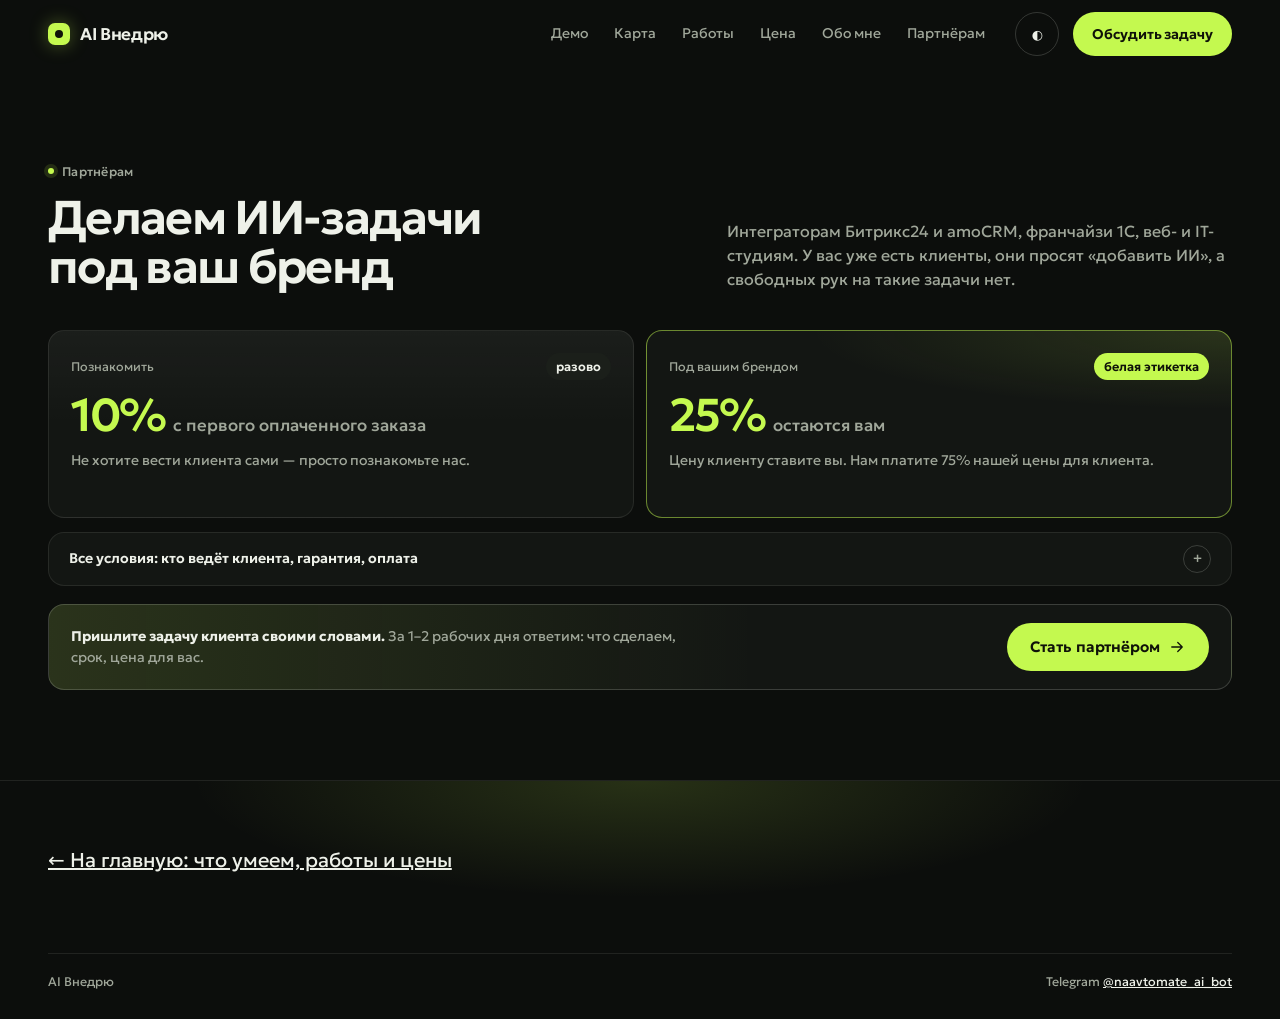
<file: partners/index.html>
<!doctype html>
<html lang="ru" class="still">
<head>
<meta charset="utf-8">
<meta name="viewport" content="width=device-width, initial-scale=1">
<meta name="color-scheme" content="dark light">
<meta name="theme-color" content="#0c0e0c">
<title>Партнёрам — AI Внедрю: ИИ-задачи под ваш бренд</title>
<meta name="description" content="Интеграторам Битрикс24 и amoCRM, франчайзи 1С, веб- и IT-студиям: делаем ИИ-задачи ваших клиентов под ваш бренд.">
<script>(()=>{const r=document.documentElement;r.classList.add('js');try{if(localStorage.getItem('theme')==='light')r.dataset.theme='light'}catch(e){}})()</script>
<link rel="preload" href="../fonts/Geologica-normal-cyrillic-4.woff2" as="font" type="font/woff2" crossorigin>
<style>
@font-face{font-family:'Geologica';font-style:normal;font-weight:300 800;font-display:swap;src:url(../fonts/Geologica-normal-cyrillic-4.woff2) format('woff2');unicode-range:U+0301,U+0400-045F,U+0490-0491,U+04B0-04B1,U+2116}
@font-face{font-family:'Geologica';font-style:normal;font-weight:300 800;font-display:swap;src:url(../fonts/Geologica-normal-latin-5.woff2) format('woff2');unicode-range:U+0000-00FF,U+0131,U+0152-0153,U+02BB-02BC,U+02C6,U+02DA,U+02DC,U+0304,U+0308,U+0329,U+2000-206F,U+20AC,U+2122,U+2191,U+2193,U+2212,U+2215,U+FEFF,U+FFFD}
/* Дизайн-система 25.11: тёмная по умолчанию, светлая — по переключателю (data-theme=light).
   Один акцент «вольт» — главные действия, агент, итоги. Шрифт один — Geologica.
   Размеры: 12.5 / 14 / 16 / 20 / 28 / заголовки секций / первый экран. Скругления: 16 карточки, 12 мелкие, 999 «таблетки». */
:root{
  --volt:#c4f94f; --volt-ink:#0f1209; --graph:#171716;
  --bg:#0c0e0c; --bg2:#131613; --bg3:#1b1f1a; --ink:#eef1e9; --muted:#a0a79a; --dim:#7c8277;
  --line:rgba(238,241,233,.09); --line2:rgba(238,241,233,.18);
  --accent:#c4f94f; --own:#c4f94f; --mk:#eef1e9; --bad:#ff7a5c; --ok:#8fd16a; --hi:rgba(196,249,79,.13);
  --glow:rgba(196,249,79,.15); --sheen:rgba(255,255,255,.035);
  --shadow:0 1px 0 rgba(255,255,255,.04) inset,0 24px 60px -30px rgba(0,0,0,.7);
  --xs:12.5px; --s:14px; --b:16px; --m:20px; --l:clamp(22px,2vw,28px); --xl:clamp(30px,3.7vw,50px);
  --hero:clamp(34px,5.3vw,76px);
  --r:16px; --r2:12px; --pad:clamp(16px,4vw,48px); --gap:clamp(56px,7vw,104px);
  --font:'Geologica',system-ui,-apple-system,'Segoe UI',Roboto,Arial,sans-serif;
  --ease:cubic-bezier(.2,.8,.2,1);
  color-scheme:dark;
}
:root[data-theme=light]{
  color-scheme:light;
  --bg:#f3f4f0; --bg2:#ffffff; --bg3:#eceee7; --ink:#121410; --muted:#545a50; --dim:#73796e;
  --line:rgba(18,20,16,.1); --line2:rgba(18,20,16,.2);
  --accent:#3d6b00; --own:#4d7a00; --mk:#121410; --bad:#c2321f; --ok:#2f7d3a; --hi:rgba(196,249,79,.42);
  --glow:rgba(150,210,30,.2); --sheen:rgba(255,255,255,.7);
  --shadow:0 1px 2px rgba(18,20,16,.05),0 18px 44px -26px rgba(18,20,16,.28);
}
*{box-sizing:border-box}
html{scroll-behavior:smooth;-webkit-text-size-adjust:100%;scroll-padding-top:76px}
body{margin:0;background:var(--bg);color:var(--ink);font:400 var(--b)/1.55 var(--font);overflow-x:hidden;-webkit-font-smoothing:antialiased;text-rendering:optimizeLegibility}
h1,h2,h3,h4,h5,p,ul,ol,dl,dd,figure{margin:0}
ul,ol{padding:0;list-style:none}
h2{font-size:var(--xl);line-height:1.04;font-weight:600;letter-spacing:-.035em;text-wrap:balance}
h3{font-size:var(--m);line-height:1.2;font-weight:600;letter-spacing:-.015em}
a{color:inherit}
img,video{display:block;max-width:100%}
svg.i{width:20px;height:20px;flex:0 0 auto;fill:none;stroke:currentColor;stroke-width:1.7;stroke-linecap:round;stroke-linejoin:round}
.wrap{width:min(1240px,100% - 2*var(--pad));margin-inline:auto}
section{padding:var(--gap) 0;position:relative}
/* Размеры до первого появления секции, чтобы якоря и прокрутка сохраняли место. */
#cases,#price,#who,.final{content-visibility:auto;contain-intrinsic-block-size:auto 620px}
@media(max-width:620px){#cases,#price,#who,.final{contain-intrinsic-block-size:auto 860px}}
.sub{color:var(--muted);font-size:var(--b);line-height:1.5;max-width:52ch}
.note{color:var(--muted);font-size:var(--xs);line-height:1.5}
.kick{display:inline-flex;align-items:center;gap:8px;font-size:var(--xs);font-weight:500;color:var(--muted);letter-spacing:.02em}
.kick::before{content:'';width:6px;height:6px;border-radius:50%;background:var(--volt);box-shadow:0 0 0 4px var(--hi)}
.sec-head{display:grid;grid-template-columns:minmax(0,1fr) minmax(0,.8fr);gap:14px 48px;align-items:end;margin-bottom:clamp(24px,3vw,40px)}
.sec-head .kick{grid-column:1/-1;margin-bottom:-2px}
.sec-head h2{max-width:20ch}
.sec-head .sub{justify-self:end}
@media (max-width:860px){.sec-head{grid-template-columns:1fr}.sec-head .sub{justify-self:start}}
:focus-visible{outline:2px solid var(--volt);outline-offset:2px;border-radius:6px}
.sr{position:absolute;width:1px;height:1px;overflow:hidden;clip:rect(0 0 0 0);white-space:nowrap}

/* ---------- Кнопки ---------- */
.btn{display:inline-flex;align-items:center;justify-content:center;gap:8px;min-height:48px;padding:0 22px;border-radius:999px;border:1px solid var(--line2);background:transparent;color:var(--ink);font:600 15px/1.2 var(--font);letter-spacing:-.005em;text-decoration:none;cursor:pointer;white-space:nowrap;transition:background .2s,border-color .2s,transform .2s var(--ease),filter .2s}
.btn:hover{border-color:var(--ink);background:var(--sheen)}
.btn:active{transform:scale(.98)}
.btn:disabled{opacity:.45;cursor:default;transform:none}
.btn.primary{background:var(--volt);color:var(--volt-ink);border-color:transparent}
.btn.primary:hover{filter:brightness(1.07);transform:translateY(-1px)}
.btn.small{min-height:44px;padding:0 18px;font-size:14px}
.btn svg.i{width:18px;height:18px;transition:transform .2s var(--ease)}
.btn:hover svg.i{transform:translateX(3px)}
.link{color:var(--ink);font-weight:500;text-decoration:underline;text-decoration-color:var(--line2);text-underline-offset:4px;display:inline-flex;align-items:center;min-height:44px}
.link:hover{text-decoration-color:var(--ink)}
.ibtn{width:44px;height:44px;display:grid;place-items:center;flex:0 0 auto;border-radius:999px;border:1px solid var(--line2);background:transparent;color:var(--ink);font:600 13px var(--font);cursor:pointer;transition:border-color .2s,background .2s}
.ibtn:hover{border-color:var(--ink);background:var(--sheen)}

/* ---------- Шапка ---------- */
.hdr{position:fixed;inset:0 0 auto;z-index:20;border-bottom:1px solid transparent;transition:background .25s,border-color .25s}
.hdr.solid{background:color-mix(in srgb,var(--bg) 78%,transparent);backdrop-filter:blur(14px) saturate(1.3);-webkit-backdrop-filter:blur(14px) saturate(1.3);border-bottom-color:var(--line)}
.hdr .wrap{display:flex;align-items:center;gap:8px;height:68px}
.brand{display:inline-flex;align-items:center;gap:10px;font-weight:600;font-size:17px;letter-spacing:-.02em;text-decoration:none;margin-right:auto;min-height:44px}
.brand i{width:22px;height:22px;border-radius:7px;background:var(--volt);display:grid;place-items:center;box-shadow:0 0 18px rgba(196,249,79,.35)}
.brand i::after{content:'';width:8px;height:8px;border-radius:50%;background:var(--volt-ink)}
.menu{display:flex;gap:2px;margin-right:10px}
.menu a{font-size:14px;color:var(--muted);text-decoration:none;padding:0 12px;min-height:44px;display:inline-flex;align-items:center;border-radius:999px;transition:color .2s,background .2s}
.menu a:hover{color:var(--ink);background:var(--sheen)}
.hcta{margin-left:6px}
.burger{display:none}
.mnav{display:none}
@media (max-width:960px){
  .menu,.hdr .tl,.hcta{display:none}
  .burger{display:grid}
  .mnav{position:fixed;inset:68px 0 auto;z-index:19;background:var(--bg);border-bottom:1px solid var(--line);padding:8px var(--pad) 20px;display:grid;gap:2px;transform:translateY(-8px);opacity:0;visibility:hidden;transition:opacity .2s,transform .2s,visibility .2s}
  .mnav.open{transform:none;opacity:1;visibility:visible}
  .mnav>a{font-size:var(--m);font-weight:500;text-decoration:none;min-height:52px;display:flex;align-items:center;border-bottom:1px solid var(--line)}
  .mnav .row{display:flex;gap:8px;align-items:center;margin-top:14px}
  .mnav .row .btn{flex:1}
}

/* ---------- Первый экран ---------- */
.hero{padding:calc(68px + clamp(36px,6vw,84px)) 0 clamp(36px,4.5vw,64px);overflow:hidden;isolation:isolate}
.hero::before{content:'';position:absolute;inset:-10% -10% 0;z-index:-2;background:radial-gradient(48% 52% at 74% 40%,var(--glow),transparent 72%),radial-gradient(30% 34% at 8% 4%,var(--hi),transparent 70%)}
.hero::after{content:'';position:absolute;inset:0;z-index:-1;background-image:radial-gradient(var(--line2) 1px,transparent 1.3px);background-size:24px 24px;-webkit-mask-image:radial-gradient(ellipse 62% 58% at 62% 42%,#000 20%,transparent 75%);mask-image:radial-gradient(ellipse 62% 58% at 62% 42%,#000 20%,transparent 75%);opacity:.75}
.hero-in{display:grid;grid-template-columns:minmax(0,1fr) minmax(0,1.06fr);gap:clamp(28px,4vw,64px);align-items:center}
.hero h1{font-size:var(--hero);line-height:.98;letter-spacing:-.048em;font-weight:600;margin-top:18px;text-wrap:balance}
.hero h1 .hl{color:var(--accent)}
.lead{font-size:clamp(16px,1.3vw,19px);line-height:1.5;color:var(--muted);max-width:46ch;margin-top:22px}
.lead b{color:var(--ink);font-weight:500}
.hero .cta{display:flex;flex-wrap:wrap;gap:10px;margin-top:28px}
.en-only{display:none;margin-top:14px;font-size:var(--xs);color:var(--muted)}
:root[lang=en] .en-only{display:block}

/* живая сцена: приходит → агент → готово */
.scene{position:relative;border:1px solid var(--line2);border-radius:22px;background:linear-gradient(180deg,var(--sheen),transparent 40%),var(--bg2);box-shadow:var(--shadow);padding:14px 16px 16px;display:grid;grid-template-columns:minmax(0,1fr) 104px minmax(0,1fr);grid-template-rows:auto auto auto;gap:12px 0}
.sc-top{grid-column:1/-1;display:flex;flex-wrap:wrap;justify-content:space-between;gap:4px 12px;align-items:center;font-size:var(--xs);color:var(--muted);padding-bottom:12px;border-bottom:1px solid var(--line)}
.sc-top>*{white-space:nowrap}
.sc-top b{display:inline-flex;align-items:center;gap:8px;color:var(--ink);font-weight:500}
.sc-top b::before{content:'';width:7px;height:7px;border-radius:50%;background:var(--volt);box-shadow:0 0 0 3px var(--hi);animation:blink 2.4s ease-in-out infinite}
@keyframes blink{50%{opacity:.35}}
.sc-col{display:grid;gap:8px;align-content:start;min-width:0}
.sc-h{font-size:var(--xs);color:var(--muted);font-weight:500}
.sc-list{display:grid;gap:8px;align-content:start;height:calc(3*64px + 2*8px);overflow:hidden;position:relative}
.sc-card{height:64px;border:1px solid var(--line2);border-radius:var(--r2);background:var(--bg3);padding:10px 12px;display:grid;align-content:center;gap:2px;min-width:0;will-change:transform}
.sc-card b{font-size:var(--s);font-weight:600;line-height:1.25;overflow:hidden;text-overflow:ellipsis;white-space:nowrap}
.sc-card span{font-size:var(--xs);color:var(--muted);line-height:1.3;overflow:hidden;text-overflow:ellipsis;white-space:nowrap}
.out .sc-card{border-color:color-mix(in srgb,var(--volt) 42%,transparent);background:linear-gradient(90deg,var(--hi),transparent 70%),var(--bg3)}
.out .sc-card b{display:flex;align-items:center;gap:6px}
.out .sc-card b::before{content:'';flex:0 0 auto;width:14px;height:14px;border-radius:50%;background:var(--volt) url("data:image/svg+xml,%3Csvg xmlns='http://www.w3.org/2000/svg' viewBox='0 0 14 14'%3E%3Cpath d='M3.5 7.2l2.2 2.2 4.6-4.8' fill='none' stroke='%230f1209' stroke-width='1.8' stroke-linecap='round' stroke-linejoin='round'/%3E%3C/svg%3E") center/14px no-repeat}
.sc-col.in{grid-column:1;grid-row:2}.sc-col.out{grid-column:3;grid-row:2}
.sc-core{position:relative;display:grid;place-items:center;grid-row:2;grid-column:2}
.sc-core svg.wire{position:absolute;inset:0;width:100%;height:100%;overflow:visible}
.wire path{fill:none;stroke:var(--line2);stroke-width:1.5;stroke-dasharray:4 6}
:root:not(.still) .wire path{animation:dash 1.2s linear infinite}
.still .sc-top b::before,.still .agent::before{animation-play-state:paused}
@keyframes dash{to{stroke-dashoffset:-20}}
.agent{position:relative;width:76px;height:76px;border-radius:50%;display:grid;place-items:center;text-align:center;background:radial-gradient(circle at 42% 34%,#e6ffad,var(--volt) 52%,#8cc229);color:var(--volt-ink);font-size:13px;font-weight:700;line-height:1.1;box-shadow:0 0 0 7px rgba(196,249,79,.08),0 0 44px rgba(196,249,79,.38);transition:transform .3s var(--ease)}
.agent::before{content:'';position:absolute;inset:-12px;border-radius:50%;border:1px dashed color-mix(in srgb,var(--volt) 60%,transparent);animation:spin 14s linear infinite}
.agent.busy{transform:scale(1.08)}
@keyframes spin{to{transform:rotate(1turn)}}
.sc-step{position:absolute;left:50%;top:calc(50% + 52px);transform:translateX(-50%);width:120px;text-align:center;font-size:var(--xs);color:var(--muted);line-height:1.3;min-height:2.6em}
.sc-meter{grid-column:1/-1;display:flex;align-items:center;justify-content:space-between;gap:12px;border-top:1px solid var(--line);padding-top:14px;margin-top:2px}
.sc-meter span{font-size:var(--s);color:var(--muted);line-height:1.35}
.sc-meter span small{display:inline-block;margin-left:6px;padding:1px 8px;border-radius:999px;border:1px solid var(--line2);font-size:11.5px;vertical-align:1px}
.sc-meter b{font-size:clamp(28px,2.6vw,38px);font-weight:600;letter-spacing:-.035em;line-height:1;font-variant-numeric:tabular-nums;white-space:nowrap}
.sc-meter b i{font-style:normal;color:var(--accent)}
@media (max-width:1060px){.hero-in{grid-template-columns:1fr}.scene{max-width:640px}}
@media (max-width:620px){
  .scene{grid-template-columns:1fr;padding:12px 12px 14px;border-radius:18px}
  .sc-list{height:calc(2*60px + 8px)}
  .sc-card{height:60px}
  .sc-col.in,.sc-col.out{grid-column:auto;grid-row:auto}
  .sc-core{grid-row:auto;grid-column:auto;height:76px;grid-template-columns:auto 1fr;justify-content:start;gap:14px;place-items:center start;padding-left:4px}
  .sc-core svg.wire{display:none}
  .agent{width:56px;height:56px;font-size:11.5px}
  .agent::before{inset:-8px}
  .sc-step{position:static;transform:none;width:auto;text-align:left;min-height:0}
  .sc-meter{flex-wrap:wrap}
}

/* ---------- Три карточки «что вы получаете» ---------- */
.gets{padding:0 0 var(--gap)}
.gets-in{display:grid;grid-template-columns:repeat(3,minmax(0,1fr));gap:14px}
.get{position:relative;border:1px solid var(--line);border-radius:var(--r);background:linear-gradient(180deg,var(--sheen),transparent 60%),var(--bg2);padding:22px 22px 14px;display:grid;grid-template-rows:auto auto 1fr auto;gap:10px;overflow:hidden;transition:border-color .25s,transform .35s var(--ease)}
.get:hover,.get.open{border-color:var(--line2)}
.get .ic{width:42px;height:42px;border-radius:12px;display:grid;place-items:center;background:var(--hi);color:var(--accent);border:1px solid color-mix(in srgb,var(--volt) 30%,transparent)}
.get .ic svg.i{width:22px;height:22px}
.get h3{font-size:var(--m)}
.get .one{color:var(--muted);font-size:var(--s);line-height:1.5}
.swap{display:grid}
.swap>*{grid-area:1/1;transition:opacity .3s,transform .3s var(--ease),visibility .3s}
.tags{display:flex;flex-wrap:wrap;gap:6px;align-content:start}
.tags li{font-size:var(--xs);padding:4px 10px;border-radius:999px;border:1px solid var(--line2);color:var(--muted)}
.get .more{font-size:var(--s);line-height:1.5;opacity:0;visibility:hidden;transform:translateY(8px)}
.get.open .more{opacity:1;visibility:visible;transform:none}
.get.open .tags{opacity:0;visibility:hidden;transform:translateY(-8px);pointer-events:none}
@media (hover:hover){.get:hover .more{opacity:1;visibility:visible;transform:none}.get:hover .tags{opacity:0;visibility:hidden;transform:translateY(-8px)}}
.get-t{justify-self:start;display:inline-flex;align-items:center;gap:6px;min-height:44px;padding:0;border:0;background:none;color:var(--muted);font:500 var(--xs) var(--font);cursor:pointer}
.get-t:hover{color:var(--ink)}
.get-t svg.i{width:16px;height:16px;transition:transform .25s}
.get.open .get-t svg.i{transform:rotate(45deg)}
@media (max-width:860px){.gets-in{grid-template-columns:1fr}.get{padding:18px 18px 8px}.get .swap>*{transition:none}}
/* подсветка за курсором и лёгкий наклон (JS ставит --mx/--my и transform) */
.glowy{--mx:50%;--my:0%}
.glowy::after{content:'';position:absolute;inset:0;border-radius:inherit;pointer-events:none;background:radial-gradient(380px circle at var(--mx) var(--my),var(--hi),transparent 46%);opacity:0;transition:opacity .3s}
@media (hover:hover){.glowy:hover::after{opacity:1}}

/* ---------- Демо: вкладки-игрушки ---------- */
.tabs{display:grid;grid-template-columns:repeat(5,minmax(0,1fr));gap:10px;margin-bottom:12px}
.tab{all:unset;box-sizing:border-box;position:relative;cursor:pointer;display:grid;grid-template-columns:auto minmax(0,1fr);gap:2px 12px;align-items:center;padding:14px 16px;border-radius:var(--r);border:1px solid var(--line);background:var(--bg2);transition:border-color .2s,background .2s,transform .3s var(--ease)}
.tab .ic{grid-row:span 2;width:38px;height:38px;border-radius:11px;display:grid;place-items:center;background:var(--bg3);color:var(--muted);transition:background .2s,color .2s}
.tab b{font-weight:600;font-size:15px;line-height:1.25}
.tab span.d{font-size:var(--xs);color:var(--muted);line-height:1.35}
.tab:hover{border-color:var(--line2)}
.tab[aria-selected=true]{border-color:color-mix(in srgb,var(--volt) 55%,transparent);background:linear-gradient(180deg,var(--hi),transparent 80%),var(--bg2)}
.tab[aria-selected=true] .ic{background:var(--volt);color:var(--volt-ink)}
.tab:focus-visible{outline:2px solid var(--volt);outline-offset:2px}
.win{border-radius:20px;background:var(--bg2);border:1px solid var(--line);box-shadow:var(--shadow);overflow:hidden;min-width:0}
.demo{padding:clamp(18px,2.4vw,30px);display:grid;gap:16px;grid-template-columns:minmax(0,1fr)}
.demo[hidden]{display:none}
.demo>h3{font-size:var(--l);letter-spacing:-.03em;line-height:1.1}
.demo>.sub{font-size:var(--s);max-width:64ch;margin-top:-6px}
.democta{display:flex;flex-wrap:wrap;gap:12px;align-items:center;padding-top:14px;border-top:1px solid var(--line)}
details.more summary{cursor:pointer;color:var(--muted);font-size:var(--s);min-height:44px;display:flex;align-items:center;gap:8px;list-style:none}
details.more summary::-webkit-details-marker{display:none}
details.more summary::before{content:'+';width:20px;height:20px;border-radius:50%;border:1px solid var(--line2);display:grid;place-items:center;font-size:14px;line-height:1}
details.more[open] summary::before{content:'–'}
details.more p{font-size:var(--s);color:var(--muted);max-width:70ch}
@media (max-width:900px){
  .tabs{display:flex;overflow-x:auto;scroll-snap-type:x mandatory;gap:8px;margin-inline:calc(-1*var(--pad));padding:2px var(--pad) 4px;scrollbar-width:none}
  .tabs::-webkit-scrollbar{display:none}
  .tab{flex:0 0 auto;scroll-snap-align:start;padding:6px 16px 6px 6px;border-radius:999px;min-height:48px;grid-template-columns:auto auto}
  .tab .ic{width:34px;height:34px;border-radius:999px;grid-row:auto}
  .tab span.d{display:none}
  .tab b{font-size:var(--s);white-space:nowrap}
}
/* общие элементы демо */
.q{display:grid;gap:6px}
.q label{display:flex;justify-content:space-between;gap:12px;font-size:var(--s);line-height:1.35}
.q output{font-weight:700;white-space:nowrap}
input[type=range]{width:100%;accent-color:var(--volt);height:44px;margin:0}
:root[data-theme=light] input[type=range]{accent-color:var(--ink)}
.ask{display:flex;gap:8px}
.ask input{flex:1;min-width:0;min-height:50px;padding:0 18px;border-radius:999px;border:1px solid var(--line2);background:var(--bg);color:var(--ink);font:400 var(--b) var(--font)}
.ask input:focus{border-color:var(--volt);outline:none;box-shadow:0 0 0 4px var(--hi)}
.chips,.bar{display:flex;flex-wrap:wrap;gap:8px}
.chip,.fchip{min-height:44px;padding:0 14px;border-radius:999px;border:1px solid var(--line2);background:var(--bg);color:var(--ink);font:500 14px var(--font);cursor:pointer;text-decoration:none;display:inline-flex;align-items:center;transition:background .15s,border-color .15s,color .15s}
.chip:hover,.fchip:hover{border-color:var(--ink)}
.chip:active,.fchip:active{transform:scale(.98)}
.fchip.on{background:var(--ink);color:var(--bg);border-color:var(--ink)}
.fchip b{margin-left:4px}
.answer{border-left:3px solid var(--volt);padding:6px 0 6px 16px;font-size:var(--s);line-height:1.55;min-height:3em}
.answer .big{font-size:var(--m);letter-spacing:-.02em}
.typing{color:var(--muted)}
.tw{overflow:auto;border:1px solid var(--line);border-radius:var(--r2);background:var(--bg)}
.tw.tall{max-height:300px}
table{border-collapse:collapse;width:100%;font-size:14px}
th,td{text-align:left;padding:9px 12px;border-bottom:1px solid var(--line);white-space:nowrap}
th{position:sticky;top:0;background:var(--bg);color:var(--muted);font-weight:500;z-index:1}
td.num,th.num{text-align:right;font-variant-numeric:tabular-nums}
tr.hl td{background:var(--hi)}
tr.dim td{opacity:.4}
.st{display:inline-block;padding:2px 8px;border-radius:999px;font-size:var(--xs);line-height:1.3;white-space:nowrap;font-weight:600;border:1px solid var(--line2)}
.st.paid{color:var(--ok);border-color:currentColor}.st.late{color:var(--bad);border-color:currentColor}.st.wait{color:var(--muted)}
.mails{display:grid;gap:6px}
.mail{border:1px solid var(--line);border-radius:var(--r2);background:var(--bg);padding:10px 14px;cursor:pointer;will-change:transform}
.mail .row{display:grid;grid-template-columns:150px minmax(0,1fr);gap:4px 14px;font-size:14px;align-items:baseline}
.mail .from{color:var(--muted);overflow:hidden;text-overflow:ellipsis;white-space:nowrap}
.mail .subj{font-weight:500}
.mail .tag{grid-column:2;font-size:var(--xs);color:var(--muted)}
.mail .tag:empty{display:none}
.mail .body{display:none;font-size:14px;color:var(--muted);margin-top:6px}
.mail.open .body{display:block}
.mails.sorted .mail.urgent{border-color:var(--bad);border-left-width:4px}
.mh{font-size:var(--xs);font-weight:600;margin-top:10px;color:var(--muted)}
.mh.urgent{color:var(--bad)}
@media (max-width:560px){.mail .row{grid-template-columns:1fr}.mail .tag{grid-column:1}}
.call{display:grid;grid-template-columns:1fr 1fr;gap:12px}
.pane{border:1px solid var(--line);border-radius:var(--r2);background:var(--bg);padding:16px;display:grid;gap:8px;align-content:start;font-size:14px;line-height:1.5}
.pane h4{font-size:var(--xs);color:var(--muted);font-weight:500}
.pane.tr{max-height:400px;overflow:auto}
.pane.tr p{padding:4px 8px;border-radius:6px;transition:background .2s}
.pane.tr p.src{background:var(--hi)}
.pane h5{font-size:var(--xs);font-weight:600;margin-top:6px}
.pane ul{display:grid;gap:6px}
.pane ul li{padding:8px 10px;border-radius:8px;border:1px solid var(--line)}
.pane ul li:hover{border-color:var(--line2)}
.status{font-weight:600;min-height:1.5em}
.task{border:1px solid var(--line);border-radius:8px;padding:8px 10px;cursor:pointer;display:grid;gap:6px}
.task:hover{border-color:var(--line2)}
.task .who{font-weight:600}
.task .meta{display:flex;gap:6px;flex-wrap:wrap}
.pill{display:inline-block;padding:2px 8px;border-radius:999px;font-size:var(--xs);line-height:1.3;white-space:nowrap;border:1px solid var(--line2);color:var(--muted)}
.pill.warn{color:var(--bad);border-color:currentColor}
.pill.sent{color:var(--ink);background:var(--hi);border-color:transparent}
.pill.date{color:var(--ink)}
@media (max-width:760px){.call{grid-template-columns:1fr}.pane.tr{max-height:260px}}
.ctrl{display:flex;gap:16px;align-items:end;flex-wrap:wrap}
.ctrl .q{flex:1 1 260px}
.chartbox{position:relative;border:1px solid var(--line);border-radius:var(--r2);background:var(--bg);padding:12px 8px 4px}
.chartbox svg{display:block;width:100%;height:auto}
.toast{position:absolute;right:12px;top:12px;max-width:min(300px,calc(100% - 24px));background:var(--graph);color:#eeede8;border-left:4px solid var(--volt);border-radius:var(--r2);padding:12px 14px;font-size:var(--xs);line-height:1.4;box-shadow:0 10px 30px rgba(0,0,0,.3)}
@media (max-width:600px){.toast{position:static;max-width:none;margin-top:12px;box-shadow:none}}
.legend{display:flex;flex-wrap:wrap;gap:16px;font-size:var(--xs);color:var(--muted)}
.legend i{display:inline-block;width:14px;height:3px;margin-right:6px;vertical-align:4px}
.alerts{display:grid;gap:6px;font-size:14px}
.alerts li{padding:8px 12px;border-radius:8px;background:var(--bg);border:1px solid var(--line)}
.alerts time{font-weight:600;margin-right:10px}

/* ---------- Карта вашего бизнеса ---------- */
.biz{display:flex;flex-wrap:wrap;gap:8px;margin-bottom:16px}
.biz-l{font-size:var(--xs);color:var(--muted);align-self:center;margin-right:4px}
.bt{min-height:44px;padding:0 14px;border-radius:999px;border:1px solid var(--line);background:var(--bg2);color:var(--ink);font:500 14px/1.2 var(--font);cursor:pointer;transition:border-color .15s,background .15s,color .15s}
.bt:hover{border-color:var(--line2)}
.bt[aria-pressed=true]{background:var(--volt);color:var(--volt-ink);border-color:var(--volt)}
.bt.oth{border-style:dashed}
@media (max-width:760px){
  .biz{display:grid;grid-auto-flow:column;grid-template-rows:repeat(2,auto);grid-auto-columns:max-content;overflow-x:auto;scrollbar-width:none;margin-inline:calc(-1*var(--pad));padding:2px var(--pad) 4px}
  .biz::-webkit-scrollbar{display:none}
  .biz-l{display:none}
}
.mpx{border:1px solid var(--line2);border-radius:20px;background:var(--bg2);box-shadow:var(--shadow);overflow:hidden}
.mp-top{display:grid;grid-template-columns:minmax(0,1fr) auto;gap:16px 28px;align-items:center;padding:18px 22px;border-bottom:1px solid var(--line);background:linear-gradient(90deg,var(--hi),transparent 55%)}
.route{display:flex;align-items:stretch;gap:6px;min-width:0}
.route li{flex:1 1 0;min-width:0;display:grid;gap:2px;padding:10px 12px;border-radius:var(--r2);background:var(--bg);border:1px solid var(--line);position:relative}
.route li small{font-size:11.5px;color:var(--muted);letter-spacing:.02em}
.route li b{font-size:var(--s);font-weight:600;line-height:1.25;overflow:hidden;text-overflow:ellipsis;white-space:nowrap}
.route li em{font-style:normal;font-size:var(--xs);color:var(--accent);font-weight:600;font-variant-numeric:tabular-nums}
.route .ar{flex:0 0 auto;align-self:center;color:var(--dim);padding:0;background:none;border:0}
.route .ar svg.i{width:18px;height:18px}
.route .none{color:var(--muted);font-size:var(--s);background:none;border:1px dashed var(--line2)}
.mp-sum{text-align:right}
.mp-sum b{display:block;font-size:clamp(30px,3vw,44px);font-weight:600;letter-spacing:-.04em;line-height:1;font-variant-numeric:tabular-nums}
.mp-sum b i{font-style:normal;color:var(--accent)}
.mp-sum span{display:block;font-size:var(--xs);color:var(--muted);margin-top:6px;max-width:30ch;margin-left:auto}
.mp-rows{display:grid}
.mr{border-bottom:1px solid var(--line);transition:background .6s}
.mr.moved{background:var(--hi)}
.mr-h{display:grid;grid-template-columns:28px minmax(0,1fr) auto 84px 40px;gap:12px;align-items:center;padding:10px 22px}
.mr-h input[type=checkbox]{width:20px;height:20px;margin:0;accent-color:var(--volt);cursor:pointer}
:root[data-theme=light] .mr-h input[type=checkbox]{accent-color:var(--ink)}
.mr-n{min-width:0;display:grid;gap:2px}
.mr-n b{font-size:15px;font-weight:600;line-height:1.3}
.mr-n .ord{font-size:var(--xs);color:var(--muted)}
.mr-n .ord.top{color:var(--accent);font-weight:600}
.mr-q{display:flex;gap:4px;align-items:center}
.mr-q .ql{font-size:var(--xs);color:var(--muted);margin-right:4px;white-space:nowrap}
.mr-q button{min-height:36px;min-width:44px;padding:0 10px;border-radius:999px;border:1px solid var(--line);background:var(--bg);color:var(--ink);font:500 13px var(--font);cursor:pointer;white-space:nowrap}
.mr-q button:hover{border-color:var(--line2)}
.mr-q button[aria-pressed=true]{background:var(--ink);color:var(--bg);border-color:var(--ink)}
.mr-hrs{text-align:right;font-weight:600;font-variant-numeric:tabular-nums;white-space:nowrap;font-size:15px}
.mr-hrs small{display:block;font-weight:400;font-size:11.5px;color:var(--muted)}
.mr.off .mr-hrs,.mr.off .mr-n b{color:var(--dim)}
.mr-x{width:40px;height:40px;border-radius:999px;border:1px solid var(--line);background:none;color:var(--muted);display:grid;place-items:center;cursor:pointer}
.mr-x:hover{color:var(--ink);border-color:var(--line2)}
.mr-x svg.i{width:18px;height:18px;transition:transform .25s}
.mr-x[aria-expanded=true] svg.i{transform:rotate(180deg)}
.mr-b{padding:0 22px 16px 62px;display:grid;gap:10px}
.mr-b[hidden]{display:none}
.flowx{display:grid;grid-template-columns:repeat(3,minmax(0,1fr));gap:8px}
.flowx div{border:1px solid var(--line);border-radius:var(--r2);padding:10px 12px;background:var(--bg);font-size:var(--s);line-height:1.45;position:relative}
.flowx div small{display:block;font-size:11.5px;color:var(--muted);margin-bottom:2px;letter-spacing:.02em}
.flowx div.now{border-color:color-mix(in srgb,var(--volt) 45%,transparent);background:linear-gradient(180deg,var(--hi),transparent),var(--bg)}
.mr-b .how{font-size:var(--xs);color:var(--muted)}
.mp-skip{padding:10px 22px 4px;font-size:var(--xs);color:var(--muted);border-bottom:1px solid var(--line);background:var(--bg3)}
.mr.skip{background:color-mix(in srgb,var(--bg3) 55%,transparent)}
.mp-own{display:grid;grid-template-columns:28px minmax(0,1fr) auto;gap:12px;align-items:center;padding:12px 22px;border-bottom:1px solid var(--line)}
.mp-own span{font-size:20px;color:var(--muted);text-align:center}
.mp-own input{min-width:0;min-height:44px;padding:0 14px;border-radius:999px;border:1px solid var(--line2);background:var(--bg);color:var(--ink);font:400 var(--s) var(--font)}
.mp-own input:focus{border-color:var(--volt);outline:none;box-shadow:0 0 0 4px var(--hi)}
.mp-own em{font-style:normal;font-size:var(--xs);color:var(--accent);font-weight:600;white-space:nowrap}
.mp-foot{display:flex;flex-wrap:wrap;gap:12px 20px;align-items:center;justify-content:space-between;padding:16px 22px}
.mp-foot p{font-size:var(--xs);color:var(--muted);max-width:52ch}
.mpx var{font-style:normal}
.mp-sum b small{font-size:.42em;font-weight:500;letter-spacing:0;color:var(--muted);margin-left:2px}
.route li em{overflow:hidden;text-overflow:ellipsis;white-space:nowrap}
.route li.none{flex:1 1 auto;display:block;line-height:1.45}
.mp-empty{padding:22px;color:var(--muted);font-size:var(--s)}
@media (max-width:900px){
  .mp-top{grid-template-columns:1fr;padding:14px 14px}
  .mp-sum{text-align:left;display:flex;align-items:baseline;gap:6px 12px;flex-wrap:wrap}
  .mp-sum span{margin:0}
  .route{gap:4px}
  .route li{padding:8px}
  .route .ar svg.i{width:14px;height:14px}
  .mr-h{grid-template-columns:24px minmax(0,1fr) auto 40px;grid-template-areas:"c n h x" ". q q q";gap:8px 10px;padding:12px 14px}
  .mr-h>input{grid-area:c}.mr-n{grid-area:n}.mr-q{grid-area:q;flex-wrap:wrap}.mr-hrs{grid-area:h}.mr-x{grid-area:x}
  .mr-b{padding:0 14px 14px}
  .flowx{grid-template-columns:1fr}
  .mp-skip,.mp-foot{padding-inline:14px}
  .mp-own{grid-template-columns:1fr;padding:12px 14px}
  .mp-own span{display:none}
}
@media (max-width:760px){
  .route{display:grid}
  .route li:not(.none):not(.ar){grid-template-columns:3.5em minmax(0,1fr) auto;align-items:center;gap:8px}
  .route li b{white-space:normal;overflow-wrap:anywhere}
  .route .ar{justify-self:center;transform:rotate(90deg)}
  .route .pm{display:none}
}
@media (max-width:400px){.mr-q .ql{width:100%}}

/* ---------- Работы: бенто ---------- */
.gal{display:grid;grid-template-columns:repeat(4,minmax(0,1fr));gap:12px}
.w{position:relative;border-radius:var(--r);border:1px solid var(--line);background:var(--bg2);overflow:hidden;transition:border-color .25s,transform .35s var(--ease)}
.w:hover{border-color:var(--line2)}
.w-open{all:unset;box-sizing:border-box;cursor:pointer;display:grid;grid-template-rows:auto 1fr;width:100%;height:100%}
.w-open:focus-visible{outline:2px solid var(--volt);outline-offset:-2px;border-radius:var(--r)}
.w-media{position:relative;aspect-ratio:16/9;overflow:hidden;background:var(--bg3);border-bottom:1px solid var(--line)}
.w-media img{width:100%;height:100%;object-fit:cover;object-position:top center;transition:transform .6s var(--ease)}
.w:hover .w-media img{transform:scale(1.035)}
.w-media .play{position:absolute;left:10px;bottom:10px;display:inline-flex;align-items:center;gap:6px;padding:4px 10px 4px 8px;border-radius:999px;background:rgba(12,14,12,.78);color:#eef1e9;font-size:var(--xs);font-weight:500;backdrop-filter:blur(6px)}
.w-media .play::before{content:'';border-left:8px solid var(--volt);border-top:5px solid transparent;border-bottom:5px solid transparent}
.w-meta{display:grid;gap:3px;align-content:start;padding:12px 14px 14px}
.w-cat{font-size:11.5px;color:var(--muted);letter-spacing:.02em}
.w-t{font-size:15.5px;font-weight:600;line-height:1.25;letter-spacing:-.01em}
.w-one{font-size:var(--xs);color:var(--muted);line-height:1.45;display:-webkit-box;-webkit-line-clamp:2;-webkit-box-orient:vertical;overflow:hidden}
.ba{display:grid;align-content:center;gap:10px;padding:14px 16px;background:linear-gradient(160deg,var(--bg3),var(--bg2))}
.ba span{display:grid;gap:2px;font-size:var(--xs);line-height:1.35}
.ba small{font-size:11px;color:var(--muted);letter-spacing:.04em}
.ba .was{color:var(--muted);text-decoration:line-through;text-decoration-color:var(--line2)}
.ba .now em{font-style:normal;font-weight:600;font-size:var(--s);color:var(--ink)}
.ba .now small{color:var(--accent)}
.w-demo{position:absolute;top:10px;right:10px;z-index:2;min-height:34px;padding:0 12px;border-radius:999px;border:1px solid var(--line2);background:var(--bg);color:var(--ink);font:500 12.5px var(--font);cursor:pointer;display:inline-flex;align-items:center;gap:6px}
.w-demo::before{content:'';border-left:7px solid var(--accent);border-top:4px solid transparent;border-bottom:4px solid transparent}
.w-demo:hover{border-color:var(--ink)}
.w:has(.w-demo) .ba{padding-top:52px}
.w-demo::after{content:'';position:absolute;inset:-5px}
.w.big{grid-column:span 2;grid-row:span 2}
.w.big .w-open{grid-template-rows:1fr auto}
.w.big .w-media{aspect-ratio:auto;min-height:260px}
.w.big .w-t{font-size:var(--m)}
.w.big .w-one{font-size:var(--s);-webkit-line-clamp:3}
.w.big .w-meta{padding:16px 18px 18px}
@media (max-width:1060px){.gal{grid-template-columns:repeat(2,minmax(0,1fr))}.w.big{grid-row:auto}.w.big .w-media{aspect-ratio:16/8}}
@media (max-width:640px){
  .gal{grid-template-columns:none;grid-auto-flow:column;grid-auto-columns:84%;overflow-x:auto;scroll-snap-type:x mandatory;margin-inline:calc(-1*var(--pad));padding:0 var(--pad) 6px;scroll-padding-inline:var(--pad);scrollbar-width:none}
  .gal::-webkit-scrollbar{display:none}
  .w{scroll-snap-align:start}
  .w.big{grid-column:auto}
  .w.big .w-media{aspect-ratio:16/9;min-height:0}
  .w.big .w-t{font-size:15.5px}
}
.gal-hint{display:none;font-size:var(--xs);color:var(--muted);margin-top:10px}
@media (max-width:640px){.gal-hint{display:block}}
.static-cases{display:grid;gap:10px;font-size:var(--s);color:var(--muted)}

/* окно кейса */
.dlg{width:min(1060px,calc(100% - 24px));max-height:calc(100dvh - 24px);padding:0;border:1px solid var(--line2);border-radius:20px;background:var(--bg2);color:var(--ink);box-shadow:0 40px 120px rgba(0,0,0,.55)}
.dlg::backdrop{background:rgba(5,6,5,.68);backdrop-filter:blur(4px)}
.dlg-h{position:sticky;top:0;z-index:2;display:flex;justify-content:space-between;gap:16px;align-items:start;padding:18px 22px;background:var(--bg2);border-bottom:1px solid var(--line)}
.dlg-h h3{font-size:var(--l);letter-spacing:-.03em;line-height:1.12;margin-top:2px}
.dlg-b{padding:20px 22px 24px;display:grid;gap:20px}
.dlg-media{border-radius:var(--r2);overflow:hidden;border:1px solid var(--line);background:#000}
.dlg-media img,.dlg-media video{width:100%;height:auto}
.dlg-cols{display:grid;grid-template-columns:.9fr 1.4fr .9fr;gap:22px}
.dlg-cols h4{font-size:var(--xs);color:var(--muted);font-weight:500;margin-bottom:8px;letter-spacing:.02em}
.dlg-cols p,.dlg-cols li{font-size:var(--s);line-height:1.55}
.dlg-cols ol{list-style:decimal;padding-left:20px;display:grid;gap:8px}
.dlg-cols ul{display:grid;gap:8px}
.dlg-cols ul li{padding-left:16px;position:relative}
.dlg-cols ul li::before{content:'';position:absolute;left:0;top:.6em;width:7px;height:7px;border-radius:50%;background:var(--volt)}
.dlg-acts{display:flex;flex-wrap:wrap;gap:10px;padding-top:16px;border-top:1px solid var(--line)}
@media (max-width:860px){.dlg-cols{grid-template-columns:1fr}.dlg-h{padding:14px 16px}.dlg-b{padding:16px}}

/* ---------- Сколько стоит ---------- */
.steps3{display:grid;grid-template-columns:repeat(3,minmax(0,1fr));gap:10px;counter-reset:st}
.stp{position:relative;display:grid;grid-template-columns:auto minmax(0,1fr);gap:4px 14px;align-items:start;padding:18px;border-radius:var(--r);border:1px solid var(--line);background:var(--bg2)}
.stp .ic{grid-row:span 2;width:44px;height:44px;border-radius:12px;display:grid;place-items:center;background:var(--bg3);color:var(--accent);position:relative}
.stp .ic::after{counter-increment:st;content:counter(st);position:absolute;right:-6px;top:-6px;width:20px;height:20px;border-radius:50%;background:var(--volt);color:var(--volt-ink);font-size:11.5px;font-weight:700;display:grid;place-items:center}
.stp b{font-size:var(--b);line-height:1.3}
.stp span{font-size:var(--s);color:var(--muted);line-height:1.45}
.stp:not(:last-child)::before{content:'';position:absolute;right:-10px;top:50%;width:10px;height:1px;background:var(--line2)}
.fine{display:grid;grid-template-columns:repeat(2,minmax(0,1fr));gap:8px 28px;margin:14px 0 22px;padding:0 4px}
.fine p{font-size:var(--xs);color:var(--muted);line-height:1.55}
.fine b{color:var(--ink);font-weight:600}
.plans{display:grid;grid-template-columns:repeat(3,minmax(0,1fr));gap:12px}
.plan{position:relative;display:grid;grid-template-rows:auto auto auto 1fr auto;gap:12px;padding:22px;border-radius:var(--r);border:1px solid var(--line);background:linear-gradient(180deg,var(--sheen),transparent 50%),var(--bg2);overflow:hidden;transition:border-color .25s,transform .35s var(--ease)}
.plan:hover{border-color:var(--line2)}
.plan .top{display:flex;justify-content:space-between;align-items:center;gap:10px}
.plan .lab{font-size:var(--xs);color:var(--muted)}
.plan .term{font-size:var(--xs);font-weight:600;padding:4px 10px;border-radius:999px;background:var(--bg3);white-space:nowrap}
.plan h3{font-size:var(--l);letter-spacing:-.03em;line-height:1.1}
.plan .d{font-size:var(--s);color:var(--muted);line-height:1.5}
.plan ul{display:grid;gap:7px;align-content:start}
.plan li{position:relative;padding-left:22px;font-size:var(--s);line-height:1.45}
.plan li::before{content:'';position:absolute;left:0;top:.28em;width:14px;height:14px;border-radius:50%;background:var(--hi) url("data:image/svg+xml,%3Csvg xmlns='http://www.w3.org/2000/svg' viewBox='0 0 14 14'%3E%3Cpath d='M3.5 7.2l2.2 2.2 4.6-4.8' fill='none' stroke='%2398c93a' stroke-width='1.8' stroke-linecap='round' stroke-linejoin='round'/%3E%3C/svg%3E") center/14px no-repeat}
.plan .next{font-size:var(--xs);line-height:1.5;padding:10px 12px;border-radius:var(--r2);border:1px dashed var(--line2);color:var(--muted)}
.plan .next b{color:var(--ink);font-weight:600}
.plan .btn{justify-self:start}
.plan.feat{border-color:color-mix(in srgb,var(--volt) 50%,transparent);background:radial-gradient(120% 70% at 100% 0%,var(--hi),transparent 60%),var(--bg2)}
.plan.feat .term{background:var(--volt);color:var(--volt-ink)}
.free{display:grid;grid-template-columns:auto minmax(0,1fr) auto;gap:14px 24px;align-items:center;margin-top:12px;padding:18px 22px;border-radius:var(--r);border:1px solid var(--line2);background:linear-gradient(90deg,var(--hi),transparent 60%),var(--bg2)}
.free .zero{font-size:clamp(30px,3vw,42px);font-weight:600;letter-spacing:-.04em;line-height:1;color:var(--accent)}
.free h3{font-size:var(--b)}
.free p{font-size:var(--s);color:var(--muted);line-height:1.5}
@media (max-width:960px){
  .steps3,.plans{grid-template-columns:1fr}
  .stp:not(:last-child)::before{display:none}
  .fine{grid-template-columns:1fr}
  .free{grid-template-columns:1fr}
}

/* ---------- Кто делает ---------- */
.who{display:grid;grid-template-columns:minmax(0,1fr) minmax(0,1.1fr);gap:clamp(24px,4vw,56px);align-items:start}
.who h2{margin-top:10px}
.who .txt{font-size:var(--b);color:var(--muted);margin-top:14px;max-width:50ch}
.who .links{display:flex;flex-wrap:wrap;gap:4px 18px;margin-top:6px}
.prom{display:grid;gap:8px;margin-top:20px}
.prom li{display:grid;grid-template-columns:auto minmax(0,1fr);gap:2px 12px;padding:12px 14px;border-radius:var(--r2);border:1px solid var(--line);background:var(--bg2)}
.prom li svg.i{grid-row:span 2;color:var(--accent);margin-top:2px}
.prom b{font-size:15px;line-height:1.35}
.prom span{font-size:var(--s);color:var(--muted);line-height:1.5}
.code{margin-top:18px;display:grid;gap:8px}
.vwrap{position:relative;border-radius:20px;overflow:hidden;border:1px solid var(--line2);background:#000;aspect-ratio:16/9;box-shadow:var(--shadow)}
.vwrap video{display:block;width:100%;height:100%;object-fit:cover}
.vplay{position:absolute;inset:0;display:grid;place-items:center;border:0;background:linear-gradient(180deg,transparent 40%,rgba(0,0,0,.45));cursor:pointer}
.vplay span{width:76px;height:76px;border-radius:50%;background:var(--volt);display:grid;place-items:center;box-shadow:0 0 0 10px rgba(196,249,79,.18),0 10px 40px rgba(0,0,0,.4);transition:transform .25s var(--ease)}
.vplay span::before{content:'';margin-left:5px;border-left:18px solid var(--volt-ink);border-top:11px solid transparent;border-bottom:11px solid transparent}
.vplay:hover span{transform:scale(1.07)}
.vplay:focus-visible{outline:2px solid var(--volt);outline-offset:-4px}
.vcap{font-size:var(--s);color:var(--muted);margin-top:12px;line-height:1.5;max-width:60ch}
.vcap b{color:var(--ink);font-weight:600}
@media (max-width:960px){.who{grid-template-columns:1fr}}

/* ---------- Как я работаю, Что входит, Интеграции, Партнёрам (26.11) ---------- */
.svc{display:grid;grid-template-columns:repeat(4,minmax(0,1fr));gap:12px}
.svc li{position:relative;display:grid;align-content:start;gap:8px;padding:20px;border-radius:var(--r);border:1px solid var(--line);background:linear-gradient(180deg,var(--sheen),transparent 60%),var(--bg2);overflow:hidden;transition:border-color .25s}
.svc li:hover{border-color:var(--line2)}
.svc .ic{width:42px;height:42px;border-radius:12px;display:grid;place-items:center;background:var(--hi);color:var(--accent);border:1px solid color-mix(in srgb,var(--volt) 30%,transparent);margin-bottom:4px}
.svc .ic svg.i{width:22px;height:22px}
.svc b{font-size:var(--b);line-height:1.3}
.svc span{font-size:var(--s);color:var(--muted);line-height:1.5}
.svc li.go{background:linear-gradient(160deg,var(--hi),transparent 70%),var(--bg2);border-color:var(--line2)}
.svc li.go .btn{justify-self:start;margin-top:6px}
.svc li.jv{border-color:color-mix(in srgb,var(--volt) 45%,transparent)}
@media (max-width:1060px){.svc{grid-template-columns:repeat(2,minmax(0,1fr))}}
@media (max-width:560px){.svc{grid-template-columns:1fr}.svc li{grid-template-columns:auto minmax(0,1fr);gap:2px 14px;padding:16px}.svc .ic{grid-row:span 2;margin:0}.svc li.go{grid-template-columns:1fr}}
.integ{display:grid;grid-template-columns:repeat(6,minmax(0,1fr));gap:10px}
.integ li{display:flex;align-items:center;gap:12px;min-height:64px;padding:12px 14px;border-radius:var(--r2);border:1px solid var(--line);background:var(--bg2);font-size:15px;font-weight:500;line-height:1.25}
.integ i{flex:0 0 auto;width:34px;height:34px;border-radius:10px;display:grid;place-items:center;font-style:normal;font-size:11px;font-weight:700;letter-spacing:-.03em;background:var(--bg3);color:var(--ink);border:1px solid var(--line2)}
.integ li.api{border-style:dashed;border-color:var(--line2);color:var(--muted)}
.integ li.api i{background:var(--hi);color:var(--accent)}
@media (max-width:1060px){.integ{grid-template-columns:repeat(4,minmax(0,1fr))}}
@media (max-width:760px){.integ{grid-template-columns:repeat(2,minmax(0,1fr))}.integ li{min-height:56px;padding:10px 12px;font-size:14px;gap:10px}}
.stages{display:grid;gap:0;margin-top:20px;counter-reset:sg}
.stages li{position:relative;display:grid;grid-template-columns:28px minmax(0,1fr) auto;gap:2px 12px;align-items:baseline;padding:11px 0;border-bottom:1px solid var(--line)}
.stages li:first-child{border-top:1px solid var(--line)}
.stages li::before{counter-increment:sg;content:counter(sg);width:24px;height:24px;border-radius:50%;display:grid;place-items:center;background:var(--hi);color:var(--accent);font-size:12px;font-weight:700;align-self:center}
.stages b{font-size:15px;line-height:1.35;font-weight:600}
.stages em{font-style:normal;font-size:var(--xs);font-weight:600;padding:3px 10px;border-radius:999px;background:var(--bg3);white-space:nowrap;align-self:center}
.stages li.go em{background:var(--volt);color:var(--volt-ink)}
.part{display:grid;grid-template-columns:repeat(2,minmax(0,1fr));gap:12px}
.part .plan h3{font-size:var(--l)}
.part .big{font-size:clamp(34px,3.6vw,52px);font-weight:600;letter-spacing:-.04em;line-height:1;color:var(--accent)}
.part .big small{font-size:.36em;font-weight:500;letter-spacing:0;color:var(--muted);margin-left:8px}
.pways{display:grid;grid-template-columns:repeat(3,minmax(0,1fr));gap:8px 28px;margin:14px 0 0;padding:0 4px}
.pways p{font-size:var(--xs);color:var(--muted);line-height:1.55}
.pways b{color:var(--ink);font-weight:600}
.pcta{display:flex;flex-wrap:wrap;gap:14px 24px;align-items:center;justify-content:space-between;margin-top:18px;padding:18px 22px;border-radius:var(--r);border:1px solid var(--line2);background:linear-gradient(90deg,var(--hi),transparent 60%),var(--bg2)}
.pcta p{font-size:var(--s);color:var(--muted);line-height:1.5;max-width:62ch}
.pcta p b{color:var(--ink)}
@media (max-width:860px){.part,.pways{grid-template-columns:1fr}}

.crew{margin-top:22px}
.crew-h{font-size:var(--xs);color:var(--muted);text-transform:uppercase;letter-spacing:.08em;margin-bottom:10px}
.crew ul{display:grid;grid-template-columns:repeat(2,minmax(0,1fr));gap:8px}
.crew li{display:grid;align-content:start;gap:2px;padding:12px 14px;border-radius:var(--r2);border:1px solid var(--line);background:var(--bg2)}
.crew li.me{grid-column:1/-1;border-color:color-mix(in srgb,var(--volt) 40%,transparent);background:linear-gradient(90deg,var(--hi),transparent 70%),var(--bg2)}
.crew b{font-size:15px}
.crew span{font-size:var(--xs);color:var(--muted);line-height:1.45}
.crew-n{margin-top:10px;font-size:var(--xs);color:var(--muted)}
@media (max-width:420px){.crew ul{grid-template-columns:1fr}}
.w-ba{display:block;margin-top:6px;font-size:12.5px;line-height:1.4;color:var(--muted)}
.w-ba s{text-decoration:none;opacity:.85}
.w-ba em{font-style:normal;color:var(--accent);font-weight:600}
.final .pains{display:flex;flex-wrap:wrap;gap:8px;margin-top:20px}
.final .pains li{padding:7px 14px;border-radius:999px;border:1px solid var(--line2);font-size:var(--s);color:var(--ink);background:var(--bg2)}
.final .pains li:first-child{border-color:color-mix(in srgb,var(--volt) 50%,transparent);background:var(--hi)}
.rub{margin-top:22px;padding:clamp(18px,2.4vw,26px);border-radius:var(--r);border:1px solid var(--line2);background:var(--bg2)}
.rub-h{font-size:var(--b);font-weight:600;margin-bottom:14px}
.rub-in{display:grid;grid-template-columns:repeat(3,minmax(0,1fr)) minmax(0,1.3fr);gap:12px;align-items:end}
.rub label{display:grid;gap:6px;font-size:var(--xs);color:var(--muted)}
.rub input{width:100%;height:46px;padding:0 12px;border-radius:12px;border:1px solid var(--line2);background:var(--bg3);color:var(--ink);font:inherit;font-size:var(--b)}
.rub input:focus-visible{outline:2px solid var(--accent);outline-offset:1px}
.rub output{display:grid;gap:2px;padding:8px 14px;border-radius:12px;background:var(--hi)}
.rub output b{font-size:clamp(24px,2.6vw,32px);letter-spacing:-.03em;color:var(--accent);line-height:1.1}
.rub output span{font-size:var(--xs);color:var(--muted)}
.rub-n{margin-top:10px;font-size:var(--xs);color:var(--muted)}
@media (max-width:860px){.rub-in{grid-template-columns:repeat(3,minmax(0,1fr))}.rub output{grid-column:1/-1}}
@media (max-width:560px){.rub-in{grid-template-columns:1fr}}
/* ---------- 26.11 второй проход: боли, цифры, раскрытия, сферы в карте ---------- */
.pains-s{padding-top:clamp(8px,1.5vw,20px)}
.pain-h{font-size:var(--l);letter-spacing:-.03em;margin-bottom:16px}
.gets-in.four{grid-template-columns:repeat(4,minmax(0,1fr))}
.get.pain h3{font-size:var(--b);line-height:1.3}
.get.pain .more b{color:var(--accent);font-weight:600}
@media (max-width:1100px){.gets-in.four{grid-template-columns:repeat(2,minmax(0,1fr))}}
@media (max-width:620px){
  /* телефон: боли и цены — лентой, как работы, чтобы главная не тянулась */
  .gets-in.four,.plans{display:grid;grid-template-columns:none;grid-auto-flow:column;grid-auto-columns:84%;overflow-x:auto;scroll-snap-type:x mandatory;margin-inline:calc(-1*var(--pad));padding:0 var(--pad) 6px;scroll-padding-inline:var(--pad);scrollbar-width:none}
  .gets-in.four>*,.plans>*{scroll-snap-align:start}
}
.wins{display:grid;grid-template-columns:repeat(4,minmax(0,auto));justify-content:start;gap:10px 28px;margin-top:28px;padding-top:18px;border-top:1px solid var(--line)}
.wins li{display:grid;gap:2px}
.wins b{font-size:clamp(20px,1.9vw,26px);font-weight:600;letter-spacing:-.03em;line-height:1.1;color:var(--ink);white-space:nowrap}
.wins span{font-size:var(--xs);color:var(--muted);line-height:1.35;max-width:16ch}
@media (max-width:620px){.wins{grid-template-columns:repeat(2,minmax(0,1fr));gap:14px 16px}}
.svc li{cursor:default;outline:none}
.svc li .d{opacity:0;transform:translateY(6px);transition:opacity .25s,transform .25s var(--ease)}
.svc li::after{content:'+';position:absolute;right:16px;top:14px;width:26px;height:26px;border-radius:50%;display:grid;place-items:center;border:1px solid var(--line2);color:var(--muted);font-size:16px;line-height:1;transition:transform .25s,opacity .25s}
.svc li.open .d,.svc li:focus-visible .d{opacity:1;transform:none}
.svc li.open::after,.svc li:focus-visible::after{transform:rotate(45deg)}
.svc li:focus-visible{border-color:var(--accent)}
@media (hover:hover){.svc li:hover .d{opacity:1;transform:none}.svc li:hover::after{transform:rotate(45deg)}}
@media (prefers-reduced-motion:reduce){.svc li .d{transition:none}}
@media (max-width:560px){
  /* телефон: «Что входит» — две колонки, описание по нажатию на всю ширину */
  .svc{grid-template-columns:repeat(2,minmax(0,1fr));grid-auto-flow:row dense;gap:8px}
  .svc li{grid-template-columns:1fr;gap:8px;padding:14px 14px 16px;align-content:start}
  .svc .ic{grid-row:auto;width:36px;height:36px}
  .svc b{font-size:15px;padding-right:22px}
  .svc li::after{right:10px;top:10px;width:24px;height:24px}
  .svc li .d{display:none}
  .svc li.open{grid-column:1/-1}
  .svc li.open .d{display:block}
}
.integ-w{margin-top:clamp(22px,3vw,36px)}
.integ-w h3{font-size:var(--b);margin-bottom:12px}
.integ-w .integ li{min-height:52px;padding:8px 12px;font-size:14px}
.sph-w{margin-bottom:18px}
.sph-h{font-size:var(--s);color:var(--muted);margin-bottom:10px}
.sph-h b{color:var(--ink)}
.sph{display:grid;grid-template-columns:repeat(6,minmax(0,1fr));gap:8px}
.sph button{width:100%;height:100%;display:grid;align-content:start;gap:6px;text-align:left;padding:14px;border-radius:var(--r2);border:1px solid var(--line);background:var(--bg2);color:var(--ink);font:inherit;cursor:pointer;transition:border-color .15s,background .15s}
.sph button:hover{border-color:var(--line2)}
.sph button[aria-pressed=true]{border-color:var(--volt);background:linear-gradient(180deg,var(--hi),transparent 80%),var(--bg2)}
.sph b{font-size:14px;line-height:1.3}
.sph span{font-size:12.5px;color:var(--muted);line-height:1.45}
@media (max-width:1100px){.sph{grid-template-columns:repeat(3,minmax(0,1fr))}}
@media (max-width:620px){.sph{display:grid;grid-auto-flow:column;grid-template-columns:none;grid-auto-columns:minmax(220px,72%);overflow-x:auto;scrollbar-width:none;margin-inline:calc(-1*var(--pad));padding:2px var(--pad);scroll-snap-type:x mandatory}.sph::-webkit-scrollbar{display:none}.sph li{scroll-snap-align:start}}
.pdet{margin-top:14px;border:1px solid var(--line);border-radius:var(--r);background:var(--bg2)}
.pdet summary{cursor:pointer;list-style:none;display:flex;align-items:center;justify-content:space-between;gap:12px;min-height:52px;padding:12px 20px;font-size:var(--s);font-weight:600}
.pdet summary::-webkit-details-marker{display:none}
.pdet summary::after{content:'+';width:26px;height:26px;flex:0 0 auto;border-radius:50%;display:grid;place-items:center;border:1px solid var(--line2);color:var(--muted);transition:transform .25s}
.pdet[open] summary::after{transform:rotate(45deg)}
.pdl{display:grid;gap:6px;padding:0 20px 6px 38px;list-style:disc}
.pdl li{font-size:var(--s);color:var(--muted);line-height:1.5}
.pdet .pways{margin:10px 0 16px;padding:0 20px}
/* ---------- Финал ---------- */
.final{position:relative;overflow:hidden;isolation:isolate;padding:clamp(64px,8vw,112px) 0 28px;border-top:1px solid var(--line)}
.final::before{content:'';position:absolute;inset:0;z-index:-1;background:radial-gradient(50% 70% at 50% 0%,var(--glow),transparent 70%)}
.final h2{font-size:clamp(32px,4.6vw,64px);max-width:18ch}
.final .row{display:flex;flex-wrap:wrap;gap:16px 28px;align-items:center;justify-content:space-between;margin-top:26px}
.final .row p{font-size:var(--m);color:var(--muted)}
.final small{display:flex;flex-wrap:wrap;justify-content:space-between;gap:10px 24px;margin-top:clamp(48px,6vw,80px);padding-top:18px;border-top:1px solid var(--line);font-size:var(--xs);color:var(--muted)}
.final small a{color:var(--ink)}

/* ---------- 26.11: длина главной (решения bizauto) ---------- */
.gal-more{margin-top:14px}
@media (min-width:1061px){.gal.short .w.big{grid-row:auto}.gal.short .w-8{grid-column:span 2}.gal.short .w.big .w-media,.gal.short .w-8 .w-media{aspect-ratio:16/6.2;min-height:0}}
@media (max-width:1060px){.gal.short .w-8{grid-column:auto}}
@media (max-width:1060px){.gal.short .w.big{grid-column:auto}}
#who .hnote{margin-top:16px;font-size:var(--s);color:var(--muted);line-height:1.55}
#who .hnote b{color:var(--ink);font-weight:600}
.plink-s{padding:0 0 var(--gap)}
.plink{display:flex;align-items:center;justify-content:space-between;gap:16px;padding:22px 26px;border-radius:var(--r);border:1px solid var(--line2);background:var(--bg2);text-decoration:none;font-size:var(--m);font-weight:500;transition:border-color .2s}
.plink:hover{border-color:var(--accent)}
.plink .i{color:var(--accent);width:24px;height:24px}
/* Два светлых экрана в тёмной теме: «Что входит» и «Сколько стоит» */
:root:not([data-theme=light]) .lite{color-scheme:light;--bg:#f3f4f0;--bg2:#ffffff;--bg3:#eceee7;--ink:#121410;--muted:#545a50;--dim:#73796e;--line:rgba(18,20,16,.1);--line2:rgba(18,20,16,.2);--accent:#3d6b00;--own:#4d7a00;--mk:#121410;--bad:#c2321f;--ok:#2f7d3a;--hi:rgba(196,249,79,.42);--glow:rgba(150,210,30,.2);--sheen:rgba(255,255,255,.7);--shadow:0 1px 2px rgba(18,20,16,.05),0 18px 44px -26px rgba(18,20,16,.28)}
.lite{background:var(--bg);color:var(--ink)}
:root[data-theme=light] .lite{background:var(--bg3)}
.lite+.lite{border-top:1px solid var(--line)}

/* ---------- Появление при прокрутке ---------- */
.js .rv.in{animation:reveal .7s var(--ease) both}
.js .rv.d1{animation-delay:.08s}.js .rv.d2{animation-delay:.16s}.js .rv.d3{animation-delay:.24s}
@keyframes reveal{from{opacity:.55;translate:0 12px}to{opacity:1;translate:0 0}}
@media (prefers-reduced-motion:reduce){
  html{scroll-behavior:auto}
  *,*::before,*::after{animation:none!important;transition:none!important}
}
</style>
<style>.ppage{padding-top:calc(var(--gap) + 72px)}.ph1{font-size:var(--xl);line-height:1.04;font-weight:600;letter-spacing:-.035em;text-wrap:balance}.pfoot{padding-top:clamp(40px,5vw,64px)}.pback{font-size:var(--m)}.pback a{color:var(--ink)}</style>
<link rel="canonical" href="./">
</head>
<body>
<svg width="0" height="0" style="position:absolute" aria-hidden="true">
  <symbol id="i-inbox" viewBox="0 0 24 24"><path d="M4 13l2.4-7h11.2L20 13v5a1 1 0 0 1-1 1H5a1 1 0 0 1-1-1z"/><path d="M4 13h4.5l1.5 2.5h4l1.5-2.5H20"/></symbol>
  <symbol id="i-shield" viewBox="0 0 24 24"><path d="M12 3l7 3v5.5c0 4.2-2.9 7.9-7 9.5-4.1-1.6-7-5.3-7-9.5V6z"/><path d="M8.8 12.2l2.2 2.2 4.4-4.6"/></symbol>
  <symbol id="i-jarvis" viewBox="0 0 24 24"><rect x="2.5" y="4" width="14" height="10.5" rx="1.6"/><path d="M6.5 18.5h6M9.5 14.5v4"/><rect x="15.5" y="9" width="6" height="11" rx="1.4"/><path d="M18 17.5h1"/></symbol>
  <symbol id="i-search" viewBox="0 0 24 24"><circle cx="11" cy="11" r="6.5"/><path d="M20 20l-4.2-4.2M8.5 11h5"/></symbol>
  <symbol id="i-doc" viewBox="0 0 24 24"><path d="M7 3h7l4 4v14H7z"/><path d="M14 3v4h4M10 12h5M10 16h5"/></symbol>
  <symbol id="i-split" viewBox="0 0 24 24"><circle cx="12" cy="12" r="8.5"/><path d="M12 3.5v17"/><path d="M12 3.5a8.5 8.5 0 0 1 0 17z" fill="currentColor" stroke="none" opacity=".3"/></symbol>
  <symbol id="i-mail" viewBox="0 0 24 24"><rect x="3" y="5" width="18" height="14" rx="2"/><path d="M3.5 6.5l8.5 6.5 8.5-6.5"/></symbol>
  <symbol id="i-coins" viewBox="0 0 24 24"><ellipse cx="12" cy="6.5" rx="7" ry="3"/><path d="M5 6.5v5c0 1.7 3.1 3 7 3s7-1.3 7-3v-5"/><path d="M5 11.5v5c0 1.7 3.1 3 7 3s7-1.3 7-3v-5"/></symbol>
  <symbol id="i-mic" viewBox="0 0 24 24"><rect x="9" y="3" width="6" height="11" rx="3"/><path d="M5.5 11a6.5 6.5 0 0 0 13 0M12 17.5V21"/></symbol>
  <symbol id="i-trend" viewBox="0 0 24 24"><path d="M3 6l6 6 4-4 8 8"/><path d="M15 16h6v-6"/></symbol>
  <symbol id="i-link" viewBox="0 0 24 24"><path d="M10 14a4 4 0 0 0 5.7 0l3-3a4 4 0 0 0-5.7-5.7l-1 1"/><path d="M14 10a4 4 0 0 0-5.7 0l-3 3a4 4 0 0 0 5.7 5.7l1-1"/></symbol>
  <symbol id="i-team" viewBox="0 0 24 24"><circle cx="9" cy="8.5" r="3.2"/><path d="M3 19.5c.6-3.3 3-5.2 6-5.2s5.4 1.9 6 5.2"/><path d="M15.5 5.6a3 3 0 0 1 0 5.8M18 14.6c1.6.7 2.6 2.4 3 4.9"/></symbol>
  <symbol id="i-loop" viewBox="0 0 24 24"><path d="M4 12a8 8 0 0 1 13.7-5.6L20 8.7"/><path d="M20 4v4.7h-4.7"/><path d="M20 12a8 8 0 0 1-13.7 5.6L4 15.3"/><path d="M4 20v-4.7h4.7"/></symbol>
  <symbol id="i-bot" viewBox="0 0 24 24"><rect x="4" y="7.5" width="16" height="11.5" rx="3"/><path d="M12 7.5V4.5M9 12.5v1.5M15 12.5v1.5M9.5 16.5h5"/></symbol>
  <symbol id="i-arrow" viewBox="0 0 24 24"><path d="M5 12h14M13 6l6 6-6 6"/></symbol>
  <symbol id="i-chev" viewBox="0 0 24 24"><path d="M6 9l6 6 6-6"/></symbol>
  <symbol id="i-plus" viewBox="0 0 24 24"><path d="M12 5v14M5 12h14"/></symbol>
  <symbol id="i-key" viewBox="0 0 24 24"><circle cx="8" cy="15" r="4"/><path d="M11 12l8-8M16 7l2 2M14 9l2 2"/></symbol>
  <symbol id="i-lock" viewBox="0 0 24 24"><rect x="5" y="10.5" width="14" height="10" rx="2"/><path d="M8 10.5V8a4 4 0 0 1 8 0v2.5"/></symbol>
  <symbol id="i-box" viewBox="0 0 24 24"><path d="M12 3l8 4.5v9L12 21l-8-4.5v-9z"/><path d="M4 7.5l8 4.5 8-4.5M12 12v9"/></symbol>
</svg>

<header class="hdr" id="topbar">
  <div class="wrap">
    <a class="brand" href="../"><i aria-hidden="true"></i><span data-brand-short>AI Внедрю</span></a>
    <nav class="menu" aria-label="Разделы">
      <a href="../#demo" data-en="Demos">Демо</a>
      <a href="../#map" data-en="Map">Карта</a>
      <a href="../#cases" data-en="Work">Работы</a>
      <a href="../#price" data-en="Pricing">Цена</a>
      <a href="../#who" data-en="About">Обо мне</a>
      <a href="./" aria-current="page" data-en="Partners">Партнёрам</a>
    </nav>
    <button type="button" class="ibtn tl" id="themeBtn" data-theme-btn aria-label="Светлая тема" title="Светлая тема">◐</button>
    <a class="btn primary small hcta" data-tg href="https://t.me/naavtomate_ai_bot?start=site" rel="noopener" data-en="Discuss a task">Обсудить задачу</a>
    <button type="button" class="ibtn burger" id="burger" aria-label="Меню" aria-expanded="false" aria-controls="mnav"><svg width="18" height="12" viewBox="0 0 18 12" aria-hidden="true"><path d="M0 1h18M0 6h18M0 11h18" stroke="currentColor" stroke-width="2"/></svg></button>
  </div>
</header>
<nav class="mnav" id="mnav" aria-label="Меню">
  <a href="../#demo" data-en="Demos">Демо</a>
  <a href="../#map" data-en="Map">Карта</a>
  <a href="../#cases" data-en="Work">Работы</a>
  <a href="../#price" data-en="Pricing">Цена</a>
  <a href="../#services" data-en="Services">Что входит</a>
  <a href="../#who" data-en="About">Обо мне</a>
  <a href="./" aria-current="page" data-en="Partners">Партнёрам</a>
  <div class="row">
    <button type="button" class="ibtn" data-theme-btn aria-label="Светлая тема">◐</button>
    <a class="btn primary small" data-tg href="https://t.me/naavtomate_ai_bot?start=site" rel="noopener" data-en="Discuss a task">Обсудить задачу</a>
  </div>
</nav>

<main id="top">
<section id="partners" class="ppage" lang="ru">
  <div class="wrap">
    <div class="sec-head">
      <p class="kick">Партнёрам</p>
      <h1 class="ph1">Делаем ИИ-задачи под ваш бренд</h1>
      <p class="sub">Интеграторам Битрикс24 и amoCRM, франчайзи 1С, веб- и IT-студиям. У вас уже есть клиенты, они просят «добавить ИИ», а свободных рук на такие задачи нет.</p>
    </div>
    <div class="part">
      <article class="plan glowy rv" data-tilt>
        <div class="top"><span class="lab">Познакомить</span><span class="term">разово</span></div>
        <p class="big">10%<small>с первого оплаченного заказа</small></p>
        <p class="d">Не хотите вести клиента сами — просто познакомьте нас.</p>
      </article>
      <article class="plan feat glowy rv d1" data-tilt>
        <div class="top"><span class="lab">Под вашим брендом</span><span class="term">белая этикетка</span></div>
        <p class="big">25%<small>остаются вам</small></p>
        <p class="d">Цену клиенту ставите вы. Нам платите 75% нашей цены для клиента.</p>
      </article>
    </div>
    <details class="pdet">
      <summary>Все условия: кто ведёт клиента, гарантия, оплата</summary>
      <ul class="pdl"><li>с заказа дешевле 40 000 ₽ — ровно 10%</li><li>с заказа от 40 000 ₽ — не меньше 5 000 и не больше 15 000 ₽</li><li>с клиентом общаетесь вы, под своим брендом; если нужно, выходим на созвон как ваш технический специалист</li><li>делаем, сдаём вам, вы сдаёте клиенту; доступы, настройки и инструкция остаются у клиента</li><li>ваших клиентов напрямую не берём и не пишем им; можем подписать соглашение о конфиденциальности</li></ul>
<div class="pways">
      <p><b>Что делаем:</b> бот заявок, разбор почты и документов, отчёт к 9 утра, связки CRM, 1С и мессенджеров.</p>
      <p><b>Гарантия 14 дней:</b> ошибки в нашей работе правим без доплаты.</p>
      <p><b>Оплата:</b> половина до начала, половина при сдаче. Договор, акт, чек.</p>
    </div>
    </details>
    <div class="pcta rv">
      <p><b>Пришлите задачу клиента своими словами.</b> За 1–2 рабочих дня ответим: что сделаем, срок, цена для вас.</p>
      <a class="btn primary" href="https://t.me/naavtomate_ai_bot?start=partner" rel="noopener"><span>Стать партнёром</span><svg class="i" aria-hidden="true"><use href="#i-arrow"/></svg></a>
    </div>
  </div>
</section>
</main>
<footer class="final pfoot">
  <div class="wrap">
    <p class="pback"><a href="../">← На главную: что умеем, работы и цены</a></p>
    <small><span data-brand>AI Внедрю</span><span>Telegram <a data-tg href="https://t.me/naavtomate_ai_bot?start=site" rel="noopener">@naavtomate_ai_bot</a></span></small>
  </div>
</footer>
<script>
'use strict';
document.querySelectorAll('[data-brand]').forEach(e => { e.textContent = 'AI Внедрю'; });
document.querySelectorAll('[data-brand-short]').forEach(e => { e.textContent = 'AI Внедрю'.split(' · ')[0]; });
(() => { const top = document.getElementById('topbar'), b = document.getElementById('burger'), m = document.getElementById('mnav');
  const onScroll = () => top.classList.toggle('solid', scrollY > 8); onScroll(); addEventListener('scroll', onScroll, { passive: true });
  const set = o => { m.classList.toggle('open', o); b.setAttribute('aria-expanded', o); b.setAttribute('aria-label', o ? 'Закрыть меню' : 'Меню'); top.classList.toggle('solid', o || scrollY > 8); };
  b.addEventListener('click', () => set(!m.classList.contains('open')));
  m.querySelectorAll('a').forEach(a => a.addEventListener('click', () => set(false)));
  document.addEventListener('keydown', e => { if (e.key === 'Escape' && m.classList.contains('open')) { set(false); b.focus(); } });
  matchMedia('(min-width:961px)').addEventListener('change', e => { if (e.matches) set(false); }); })();
(() => { const bs = [...document.querySelectorAll('[data-theme-btn]')], r = document.documentElement, mc = document.querySelector('meta[name=theme-color]');
  const set = l => { if (l) r.dataset.theme = 'light'; else delete r.dataset.theme; const t = l ? 'Тёмная тема' : 'Светлая тема'; bs.forEach(b => { b.setAttribute('aria-label', t); b.title = t; }); if (mc) mc.content = l ? '#f3f4f0' : '#0c0e0c'; };
  set(r.dataset.theme === 'light');
  bs.forEach(b => b.addEventListener('click', () => { const l = r.dataset.theme !== 'light'; set(l); try { localStorage.setItem('theme', l ? 'light' : 'dark'); } catch (e) {} })); })();
</script>
</body>
</html>
</file>
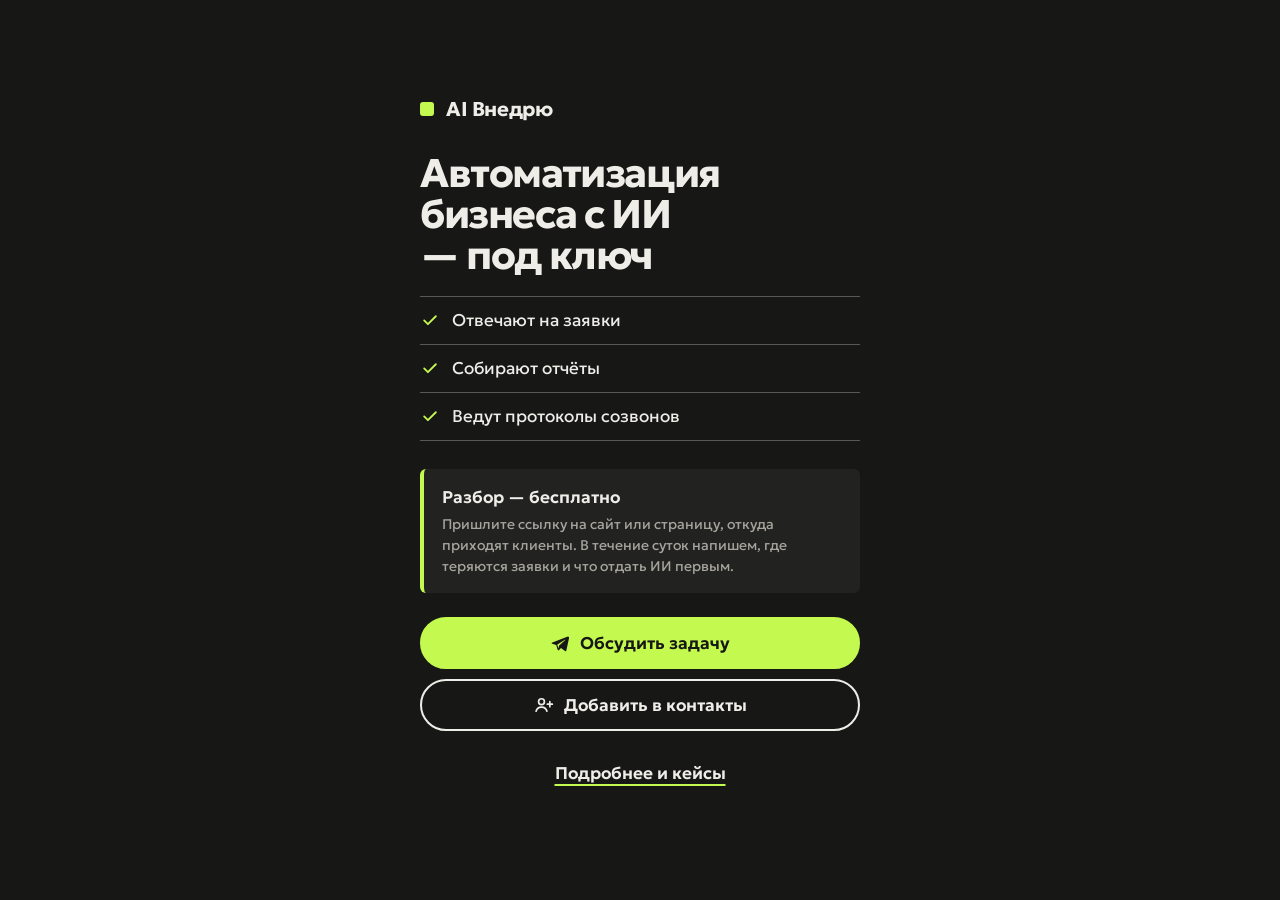
<file: v/index.html>
<!doctype html>
<html lang="ru">
<head>
<meta charset="utf-8">
<meta name="viewport" content="width=device-width,initial-scale=1,viewport-fit=cover">
<!-- Собирается из template.html скриптом build.py — правь шаблон, не этот файл -->
<title>AI Внедрю — автоматизация бизнеса с ИИ</title>
<meta name="description" content="AI Внедрю: автоматизация бизнеса с ИИ под ключ. Обсудить задачу в Telegram или прислать сайт на бесплатный разбор.">
<meta name="robots" content="noindex">
<meta property="og:type" content="website">
<meta property="og:site_name" content="AI Внедрю">
<meta property="og:locale" content="ru_RU">
<meta property="og:title" content="AI Внедрю — автоматизация бизнеса">
<meta property="og:description" content="Автоматизация бизнеса с ИИ под ключ: заявки, почта, отчёты, цены. Обсудить задачу в Telegram.">
<meta property="og:url" content="https://ai-vnedryu.ru/v/?from=vlad">
<meta property="og:image" content="https://ai-vnedryu.ru/v/og.png">
<meta property="og:image:width" content="1200">
<meta property="og:image:height" content="630">
<meta property="og:image:alt" content="AI Внедрю: меньше ручной работы, больше работающих систем">
<meta name="twitter:card" content="summary_large_image">
<meta name="theme-color" content="#171716">
<link rel="preload" href="../fonts/Geologica-normal-cyrillic-4.woff2" as="font" type="font/woff2" crossorigin>
<style>
/* стиль главной (редизайн 18.11): графит, один акцент — вольт, шрифт Geologica */
@font-face{font-family:'Geologica';font-weight:300 800;font-display:swap;src:url(../fonts/Geologica-normal-cyrillic-4.woff2) format('woff2');unicode-range:U+0301,U+0400-045F,U+0490-0491,U+04B0-04B1,U+2116}
@font-face{font-family:'Geologica';font-weight:300 800;font-display:swap;src:url(../fonts/Geologica-normal-latin-5.woff2) format('woff2');unicode-range:U+0000-00FF,U+0131,U+0152-0153,U+2000-206F,U+20AC,U+2122,U+2212,U+FEFF,U+FFFD}
:root{
  --bg:#171716; --bg2:#222220; --ink:#eeede8; --muted:#a6a49d; --line:rgba(238,237,232,.3);
  --volt:#c4f94f; --volt-ink:#171716;
  --font:'Geologica',system-ui,-apple-system,"Segoe UI",Roboto,Arial,sans-serif;
  color-scheme:dark;
}
*{box-sizing:border-box}
html{-webkit-text-size-adjust:100%}
body{margin:0;background:var(--bg);color:var(--ink);font:400 17px/1.5 var(--font)}
main{width:min(480px,100%);margin-inline:auto;
  padding:max(24px,env(safe-area-inset-top)) 20px max(28px,env(safe-area-inset-bottom));
  min-height:100svh;display:flex;flex-direction:column}
.who{display:flex;align-items:center;gap:12px;margin-bottom:32px}
/* знак бренда — тот же квадрат, что в шапке главной, только в акценте */
.mark{flex:none;width:14px;height:14px;border-radius:3px;background:var(--volt)}
.who b{font-size:20px;line-height:1.2;font-weight:700;letter-spacing:-.02em}
h1{margin:0 0 20px;font-size:40px;line-height:1.02;letter-spacing:-.035em;font-weight:700}
ul{list-style:none;margin:0 0 28px;padding:0;display:grid;gap:0;border-top:1px solid var(--line)}
li{display:flex;gap:12px;align-items:center;font-size:17px;line-height:1.35;padding:12px 0;border-bottom:1px solid var(--line)}
li svg{flex:none;width:20px;height:20px;color:var(--volt)}
.cta{display:grid;gap:10px;margin-top:auto}
.btn{display:flex;align-items:center;justify-content:center;gap:10px;min-height:52px;padding:0 20px;
  border-radius:999px;border:2px solid var(--ink);background:transparent;color:var(--ink);
  font:600 17px/1.2 var(--font);text-decoration:none;text-align:center;
  transition:background .18s,color .18s,border-color .18s;-webkit-tap-highlight-color:transparent}
.btn svg{flex:none;width:20px;height:20px}
.btn:hover,.btn:active{background:var(--ink);color:var(--bg)}
.btn.primary{background:var(--volt);border-color:var(--volt);color:var(--volt-ink)}
.btn.primary:hover,.btn.primary:active{background:transparent;color:var(--volt)}
.btn.soft{border-color:var(--line)}
.btn:focus-visible,.more:focus-visible{outline:3px solid var(--volt);outline-offset:3px}
.more{display:block;margin-top:18px;text-align:center;color:var(--ink);font-weight:600;
  text-decoration:underline;text-decoration-color:var(--volt);text-decoration-thickness:2px;text-underline-offset:5px;padding:12px 0}
.more:hover{color:var(--volt)}
.free{margin:0 0 24px;padding:16px 18px;border-radius:6px;background:var(--bg2);border-left:4px solid var(--volt)}
.free b{display:block;margin-bottom:4px;font-size:17px;font-weight:600}
.free p{margin:0;color:var(--muted);font-size:14px;line-height:1.5}
@media (max-width:360px){
  main{padding-top:max(18px,env(safe-area-inset-top));padding-inline:16px}
  .who{margin-bottom:20px} h1{font-size:32px;margin-bottom:14px}
  ul{margin-bottom:20px} li{font-size:16px;padding:10px 0}
  .btn{min-height:48px;font-size:16px}
  .free{padding:12px 14px;margin-bottom:14px}
  .more{margin-top:6px}
}
/* низкий экран (старый айфон 320x568): кнопки выше блока про разбор, чтобы были видны сразу */
@media (max-height:620px) and (max-width:699px){
  .cta{margin-top:0} .free{order:1;margin:20px 0 0} .more{order:2}
}
@media (min-width:700px){main{justify-content:center}.cta{margin-top:0}}
</style>
</head>
<body>
<main>
  <div class="who">
    <i class="mark" aria-hidden="true"></i>
    <b data-brand>AI Внедрю</b>
  </div>

  <h1>Автоматизация бизнеса с&nbsp;ИИ —&nbsp;под&nbsp;ключ</h1>

  <ul>
    <li><svg viewBox="0 0 24 24" fill="none" stroke="currentColor" stroke-width="2.2" stroke-linecap="round" stroke-linejoin="round" aria-hidden="true"><path d="M5 12.5l4.5 4.5L19 7.5"/></svg>Отвечают на заявки</li>
    <li><svg viewBox="0 0 24 24" fill="none" stroke="currentColor" stroke-width="2.2" stroke-linecap="round" stroke-linejoin="round" aria-hidden="true"><path d="M5 12.5l4.5 4.5L19 7.5"/></svg>Собирают отчёты</li>
    <li><svg viewBox="0 0 24 24" fill="none" stroke="currentColor" stroke-width="2.2" stroke-linecap="round" stroke-linejoin="round" aria-hidden="true"><path d="M5 12.5l4.5 4.5L19 7.5"/></svg>Ведут протоколы созвонов</li>
  </ul>

  <div class="free">
    <b>Разбор — бесплатно</b>
    <p>Пришлите ссылку на сайт или страницу, откуда приходят клиенты. В течение суток напишем, где теряются заявки и что отдать ИИ первым.</p>
  </div>

  <div class="cta">
    <a class="btn primary" data-bot href="https://t.me/naavtomate_ai_bot?start=vlad" rel="noopener">
      <svg viewBox="0 0 24 24" fill="currentColor" aria-hidden="true"><path d="M21.4 4.3 2.9 11.4c-1.3.5-1.2 1.2-.2 1.5l4.7 1.5 1.8 5.6c.2.6.4.8.8.8.4 0 .6-.2.9-.5l2.3-2.2 4.8 3.5c.9.5 1.5.2 1.7-.8l3.1-14.6c.3-1.3-.5-1.9-1.4-1.6zM8.6 14l9.2-5.8c.4-.3.8-.1.5.2l-7.6 6.9-.3 3.2L8.6 14z"/></svg>
      Обсудить задачу</a>
    <a class="btn" href="contact.vcf" type="text/vcard">
      <svg viewBox="0 0 24 24" fill="none" stroke="currentColor" stroke-width="2" stroke-linecap="round" stroke-linejoin="round" aria-hidden="true"><circle cx="9" cy="8" r="3.5"/><path d="M2.5 19.5c.8-3.3 3.3-5 6.5-5s5.7 1.7 6.5 5M19 8v6M16 11h6"/></svg>
      Добавить в контакты</a>
  </div>

  <a class="more" data-more href="https://ai-vnedryu.ru/">Подробнее и кейсы</a>
</main>
<script>
/* ?from=<метка> — откуда пришёл человек: метка уходит в бота и на главную.
   Только латиница, цифры и «_» — так Telegram принимает start. */
(() => {
  const f = new URLSearchParams(location.search).get('from');
  if (!f || !/^[A-Za-z0-9_]{1,40}$/.test(f)) return;
  const bot = document.querySelector('[data-bot]'); const u = new URL(bot.href);
  u.searchParams.set('start', f); bot.href = u;
  const more = document.querySelector('[data-more]'); const m = new URL(more.href);
  m.searchParams.set('from', f); more.href = m;
})();
</script>
</body>
</html>
</file>
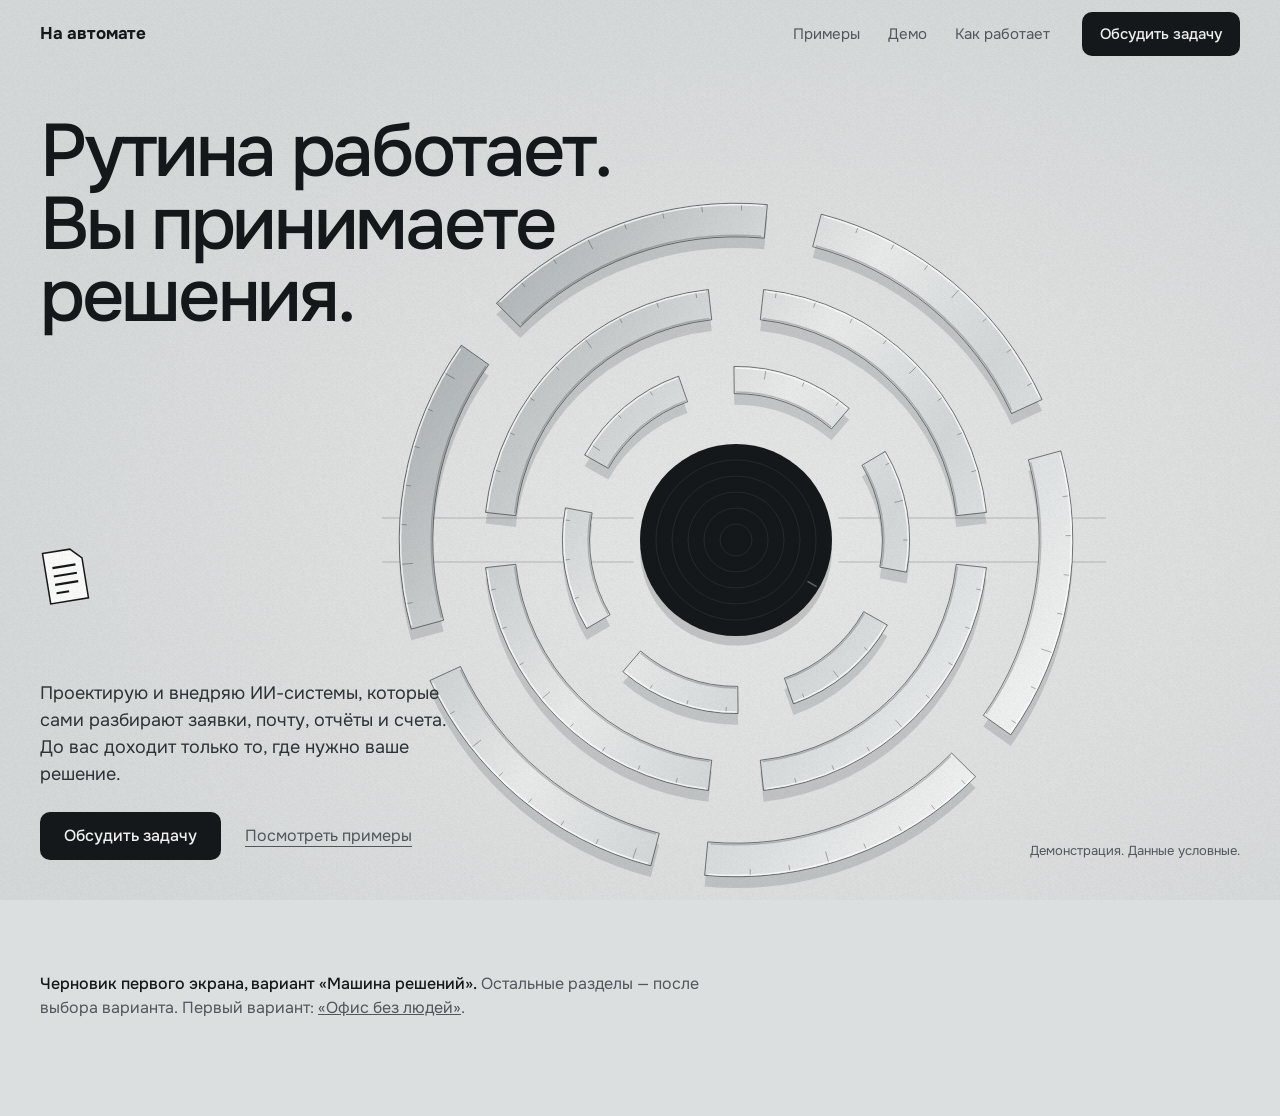
<file: draft/machine.html>
<!doctype html>
<html lang="ru">
<head>
<meta charset="utf-8">
<meta name="viewport" content="width=device-width, initial-scale=1">
<meta name="robots" content="noindex">
<title>На автомате — первый экран, вариант «Машина решений»</title>
<link rel="preload" href="fonts/Onest-normal-cyrillic-0.woff2" as="font" type="font/woff2" crossorigin>
<link rel="stylesheet" href="fonts.css">
<style>
:root{--bg:#dcdfdf;--ink:#15181b;--mute:#4f565c;--dim:#50575d;--sig:#ff5a1f}
*{box-sizing:border-box;margin:0;padding:0}
html{background:var(--bg)}
body{color:var(--ink);font:400 17px/1.5 "Onest",system-ui,sans-serif;-webkit-font-smoothing:antialiased}
a{color:inherit}
.top{position:fixed;inset:0 0 auto;z-index:5;display:flex;align-items:center;gap:32px;height:68px;padding:0 40px}
.brand{font-weight:700;font-size:17px;text-decoration:none;letter-spacing:-.01em;display:inline-flex;align-items:center;min-height:44px}
.top nav{display:flex;gap:28px;margin-left:auto;font-size:15px;color:var(--mute)}
.top nav a{text-decoration:none;display:inline-block;padding:10px 0}
.top nav a:hover{color:var(--ink)}
.btn{display:inline-flex;align-items:center;justify-content:center;min-height:48px;padding:0 24px;border-radius:10px;font:500 16px/1 "Onest",sans-serif;text-decoration:none;background:var(--ink);color:#eef0ef;border:0;cursor:pointer}
.btn:hover{background:#000}
.top .btn{min-height:44px;padding:0 18px;font-size:15px}

.hero{position:relative;height:100vh;height:100svh;min-height:660px;overflow:hidden;background:radial-gradient(90% 90% at 60% 60%,#e6e8e7 0%,#d6d9d9 70%)}
#scene{position:absolute;inset:0;width:100%;height:100%;display:block}
.grain{position:absolute;inset:0;pointer-events:none;opacity:.07;mix-blend-mode:multiply}
.head{position:absolute;left:40px;top:116px;pointer-events:none}
.head h1{pointer-events:auto}
h1{font-weight:500;font-size:clamp(40px,5.8vw,86px);line-height:.98;letter-spacing:-.045em;max-width:12ch}
.foot{position:absolute;left:40px;bottom:40px;max-width:430px}
.lead{font-size:18px;line-height:1.5;color:#2c3237}
.acts{display:flex;align-items:center;gap:24px;margin-top:24px}
.more{font-size:16px;color:var(--mute);text-underline-offset:5px;display:inline-flex;align-items:center;min-height:44px}
.more:hover{color:var(--ink)}
.note{position:absolute;right:40px;bottom:40px;font-size:13px;color:var(--dim)}

/* окно решения — встроено в корпус машины */
.ask{position:absolute;z-index:3;left:0;top:0;width:320px;padding:16px 18px;border-radius:14px;background:var(--ink);border:5px solid #c9cdcf;box-shadow:inset 0 0 0 1px #000,inset 0 3px 0 var(--sig),0 1px 0 #fff,0 14px 30px rgba(30,36,40,.25);color:#eef0ef;opacity:0;visibility:hidden;transform:translate3d(-999px,0,0);transition:opacity .4s ease,visibility 0s .4s}
.ask.on{opacity:1;visibility:visible;transition:opacity .5s ease}
.ask-k{display:flex;align-items:center;gap:8px;font-size:13px;font-weight:500;color:var(--sig)}
.ask-k::before{content:"";width:9px;height:9px;border-radius:2px;background:var(--sig)}
.ask-t{font-size:17px;line-height:1.35;margin-top:8px;letter-spacing:-.01em}
.ask-b{display:flex;gap:8px;margin-top:14px}
.ask-b button{flex:1;min-height:44px;border-radius:8px;font:500 15px/1 "Onest",sans-serif;cursor:pointer;border:1.5px solid #eef0ef66;background:transparent;color:#eef0ef}
.ask-b button.yes{background:#eef0ef;color:var(--ink);border-color:#eef0ef}
.ask-done{display:none;font-size:15px;margin-top:12px;color:#c8cdd0}
.ask.done .ask-b{display:none}
.ask.done .ask-done{display:block}

.after{padding:72px 40px 96px;max-width:760px;color:var(--mute);font-size:16px}
.after b{color:var(--ink);font-weight:500}

@media (max-width:760px){
  .top{padding:0 16px;gap:12px;height:60px;background:linear-gradient(#dcdfdfee,#dcdfdf00)}
  .top nav{display:none}
  .top .btn{margin-left:auto}
  .hero{min-height:760px}
  .head{left:20px;right:20px;top:80px}
  h1{font-size:42px;max-width:11ch}
  .foot{left:20px;right:20px;bottom:44px;max-width:none}
  .lead{font-size:16px}
  .acts{margin-top:16px;gap:14px}
  .acts .btn{padding:0 20px}
  .more{font-size:15px}
  .acts{flex-wrap:wrap;row-gap:12px}
  .acts .btn{white-space:nowrap}
  .note{left:20px;right:auto;bottom:16px;font-size:12px}
  .ask{width:min(320px,calc(100vw - 32px))}
  .ask-t{font-size:16px}
  .after{padding:56px 20px 72px}
}
@media (max-width:360px){h1{font-size:36px}.lead{font-size:15px}}
@media (prefers-reduced-motion:reduce){.ask,.ask.on{transition:none}}
</style>
</head>
<body>
<header class="top">
  <a class="brand" href="https://xndrexe.github.io/naavtomate/">На автомате</a>
  <nav><a href="https://xndrexe.github.io/naavtomate/#cases">Примеры</a><a href="https://xndrexe.github.io/naavtomate/#demo">Демо</a><a href="https://xndrexe.github.io/naavtomate/#how">Как работает</a></nav>
  <a class="btn" href="https://t.me/naavtomate_ai_bot?start=site">Обсудить задачу</a>
</header>

<section class="hero" id="hero">
  <canvas id="scene" aria-hidden="true"></canvas>
  <div class="grain" id="grain"></div>
  <div class="head"><h1>Рутина работает. Вы принимаете решения.</h1></div>

  <div class="ask" id="ask" role="dialog" aria-live="polite" aria-label="Пример решения, которое доходит до владельца">
    <p class="ask-k">Требуется ваше решение</p>
    <p class="ask-t" id="askText"></p>
    <div class="ask-b"><button class="yes" type="button" data-a="yes">Да</button><button type="button" data-a="no">Нет</button></div>
    <p class="ask-done" id="askDone"></p>
  </div>

  <div class="foot">
    <p class="lead">Проектирую и внедряю ИИ-системы, которые сами разбирают заявки, почту, отчёты и счета. До вас доходит только то, где нужно ваше решение.</p>
    <div class="acts"><a class="btn" href="https://t.me/naavtomate_ai_bot?start=site">Обсудить задачу</a><a class="more" href="https://xndrexe.github.io/naavtomate/#cases">Посмотреть примеры</a></div>
  </div>
  <p class="note">Демонстрация. Данные условные.</p>
</section>

<section class="after">
  <p><b>Черновик первого экрана, вариант «Машина решений».</b> Остальные разделы — после выбора варианта. Первый вариант: <a href="office.html">«Офис без людей»</a>.</p>
</section>

<script>
(() => {
'use strict';
const cv = document.getElementById('scene');
const ctx = cv.getContext('2d');
const hero = document.getElementById('hero');
const ask = document.getElementById('ask');
const askText = document.getElementById('askText');
const askDone = document.getElementById('askDone');
const still = matchMedia('(prefers-reduced-motion: reduce)').matches;
const TAU = Math.PI * 2;

// ── геометрия: три кольца с прорезями и ядро
let W = 0, H = 0, dpr = 1, mob = false, CX = 0, CY = 0, R = 300, IN = Math.PI, OUT = 0;
const rings = [                          // шаг за тик, число прорезей
  {k: 1.00, step: TAU / 18, n: 6, t: 0.105},   // внешнее: 20° за тик, прорезь каждые 60°
  {k: 0.74, step: -TAU / 8, n: 4, t: 0.095},   // среднее: −45°, каждые 90°
  {k: 0.50, step: TAU / 9, n: 6, t: 0.085}     // внутреннее: 40°, каждые 60°
];
const CORE = 0.30;

function resize() {
  const r = hero.getBoundingClientRect();
  W = r.width; H = r.height; mob = W < 760;
  dpr = Math.min(window.devicePixelRatio || 1, mob ? 1.75 : 2);
  cv.width = Math.round(W * dpr); cv.height = Math.round(H * dpr);
  if (mob) { R = Math.min(W * 0.31, H * 0.15); CX = W * 0.5; CY = H * 0.55; IN = -Math.PI / 2; OUT = Math.PI / 2; }
  else { R = Math.min(H * 0.40, W * 0.25); CX = W * 0.575; CY = H * 0.60; IN = Math.PI; OUT = 0; }
  for (const g of rings) { const sp = TAU / g.n; g.base = ((IN % sp) + sp) % sp; g.gap = 52 / (R * g.k); }
}

// ── часовой ход: кольца щёлкают; совпали все прорези — канал открыт
let clock = 0, run = 1, runT = 1, tickN = 0, tickT0 = 0;
const MOVE = 0.42;
const mv = n => aligned(n + 1) ? 0.8 : MOVE;   // ход к совпадению — медленнее, с предвкушением
const backOut = k => { const c = 1.6; return 1 + (c + 1) * Math.pow(k - 1, 3) + c * Math.pow(k - 1, 2); };
const ease = k => k < 0.5 ? 4 * k * k * k : 1 - Math.pow(-2 * k + 2, 3) / 2;
const aligned = n => n % 6 === 0;      // после тика n все прорези стоят на входе и выходе
function dwell(n) { return aligned(n) ? 1.25 : (n % 3 === 0 ? 0.5 : 0.26); }
function ringAngle(g) {
  const k = Math.min(1, (clock - tickT0) / mv(tickN));
  return g.base + g.step * (tickN + backOut(k));
}
let open = false;

// ── предметы: хаос на входе, ровные бруски на выходе
const items = [];
let spawnT = 0.2, passed = 0, nextAsk = 2, decision = null, built = [], buildShift = 0;
const KINDS = ['msg', 'rcpt', 'table', 'doc', 'msg', 'rcpt'];
function entry(off) { return [CX + Math.cos(IN) * (R + off), CY + Math.sin(IN) * (R + off)]; }
function spawn() {
  const kind = KINDS[Math.random() * KINDS.length | 0];
  let x, y;
  if (mob) { x = Math.random() < 0.5 ? -40 : W + 40; y = CY - R - 40 - Math.random() * 40; }
  else { x = -70; y = CY - R * 0.55 + Math.random() * R * 1.1; }
  const s = (mob ? 0.66 : 1.25) * (0.8 + Math.random() * 0.5);
  items.push({kind, x, y, r: (Math.random() - 0.5) * 1.6, vr: (Math.random() - 0.5) * 0.8, s, m: 0, st: 'drift', a: 0,
    vx: 0, vy: 0, seed: Math.random() * 100});
}
function queueSpot(i) {                  // свободная очередь у входа: веер
  const [ex, ey] = entry(mob ? 34 : 56);
  const nx = Math.cos(IN), ny = Math.sin(IN), px = -ny, py = nx;
  const row = Math.floor(i / 3), col = (i % 3) - 1;
  return [ex + nx * row * (mob ? 30 : 44) + px * col * (mob ? 34 : 50), ey + ny * row * (mob ? 30 : 44) + py * col * (mob ? 34 : 50)];
}
function go(o, path, dur, done) { o.path = path; o.t0 = clock; o.dur = dur; o.done = done; }

let waveT = -9;
function openChannel() {
  open = true; waveT = clock;
  // в ядро — до двух из очереди
  const q = items.filter(o => o.st === 'queue').sort((a, b) => a.qi - b.qi);
  q.slice(0, 2).forEach((o, i) => {
    o.st = 'pass';
    setT(i * 0.28, () => go(o, [[o.x, o.y], entry(0), [CX + Math.cos(IN) * R * 0.5, CY + Math.sin(IN) * R * 0.5], [CX, CY]], 0.85, () => toCore(o)));
  });
  // из ядра — готовые бруски
  items.filter(o => o.st === 'core' && o !== decision).slice(0, 3).forEach((o, i) => {
    o.st = 'exit';
    setT(0.15 + i * 0.22, () => {
      const out = [CX + Math.cos(OUT) * (R + (mob ? 24 : 60)), CY + Math.sin(OUT) * (R + (mob ? 24 : 60))];
      go(o, [[o.x, o.y], [CX + Math.cos(OUT) * R * 0.5, CY + Math.sin(OUT) * R * 0.5], [CX + Math.cos(OUT) * R, CY + Math.sin(OUT) * R], out], 0.8, () => build(o));
    });
  });
}
function toCore(o) {
  o.st = 'core'; passed++;
  if (!decision && passed >= nextAsk) { jam(o); return; }
}
function coreSpot(i) { return [CX + (i % 2 ? 1 : -1) * 4, CY - 18 + i * 13]; }
function build(o) {                      // бруски собираются в ровный блок справа (на телефоне — уходят вниз)
  if (mob) { o.st = 'leave'; go(o, [[o.x, o.y], [o.x, o.y + 30]], 0.6, () => { o.dead = true; }); return; }
  const i = built.length, cols = 3, rows = 10;
  const bx = CX + R + 56 + (i % cols) * 46, by = CY + R * 0.5 - Math.floor(i / cols) * 16;
  o.st = 'built'; built.push(o);
  go(o, [[o.x, o.y], [bx, o.y], [bx, by]], 0.7);
  if (built.length >= cols * rows) {
    const blk = built; built = [];
    setT(1.2, () => blk.forEach(b => { b.st = 'leave'; go(b, [[b.x, b.y], [b.x + 260, b.y]], 1.4, () => { b.dead = true; }); }));
  }
}

// ── решение: ритм сбивается, предмет уходит в окно владельца, машина работает дальше
const ASKS = [
  ['Клиент просит вернуть 6 400 ₽ без чека. Вернуть?', 'Возврат оформлен, клиенту ушло письмо.', 'Отказано — клиенту уйдёт ответ с причиной.'],
  ['Постоянный клиент просит скидку 12% на заказ 84 000 ₽. Согласовать?', 'Согласовано — клиент получит счёт со скидкой.', 'Отказано — клиенту уйдёт вежливый ответ.'],
  ['Поставщик поднял цену на 7%. Принять новый прайс?', 'Принято — прайс обновлён, заказ пересчитан.', 'Отказано — запрошу два других предложения.']
];
let askN = 0;
function slot() { return mob ? [CX, CY] : [CX + Math.cos(0.9) * (R + 30), CY + Math.sin(0.9) * (R + 30)]; }
function jam(o) {
  decision = o; o.st = 'jam'; o.hot = 0;
  runT = 0;                              // впервые механизм замирает
  setT(0.9, () => {
    o.st = 'lift';
    const [sx, sy] = slot();
    go(o, [[o.x, o.y], [o.x + (sx - o.x) * 0.3, o.y - 40], [sx, sy]], 1.1, () => { o.st = 'slot'; showAsk(); });
  }, true);
  setT(2.1, () => { runT = 1; }, true);
}
function showAsk() {
  askText.textContent = ASKS[askN % ASKS.length][0];
  ask.classList.remove('done'); ask.classList.add('on'); placeAsk();
}
ask.addEventListener('click', e => {
  const b = e.target.closest('button'); if (!b || !decision) return;
  const a = ASKS[askN % ASKS.length];
  askDone.textContent = b.dataset.a === 'yes' ? a[1] : a[2];
  ask.classList.add('done');
  const o = decision;
  setT(1.6, () => {
    ask.classList.remove('on');
    o.st = 'exit'; o.hotOff = true;
    go(o, [[o.x, o.y], [o.x + 120, o.y + 40]], 1.0, () => { o.dead = true; });
    decision = null; askN++; nextAsk = passed + 9;
  }, true);
  if (still) { for (let i = 0; i < 60; i++) step(1 / 30); render(); }
});

// таймеры: обычные идут по часам машины, «живые» — по настоящему времени
const timers = [];
let realT = 0;
function setT(sec, fn, real) { timers.push({t: (real ? realT : clock) + sec, fn, real}); }

function along(path, k) {               // точка на ломаной по доле пути
  let L = 0; const seg = [];
  for (let i = 1; i < path.length; i++) { const d = Math.hypot(path[i][0] - path[i - 1][0], path[i][1] - path[i - 1][1]); seg.push(d); L += d; }
  let s = k * L;
  for (let i = 0; i < seg.length; i++) {
    if (s <= seg[i] || i === seg.length - 1) { const f = seg[i] ? Math.min(1, s / seg[i]) : 1; return [path[i][0] + (path[i + 1][0] - path[i][0]) * f, path[i][1] + (path[i + 1][1] - path[i][1]) * f]; }
    s -= seg[i];
  }
  return path[path.length - 1];
}

function step(dt) {
  realT += dt;
  run += (runT - run) * Math.min(1, dt * (runT < run ? 7 : 2.5));
  const cdt = dt * run;
  clock += cdt;
  for (let i = timers.length - 1; i >= 0; i--) { const tm = timers[i]; if ((tm.real ? realT : clock) >= tm.t) { timers.splice(i, 1); tm.fn(); } }

  // ход колец
  if (clock - tickT0 >= mv(tickN) + dwell(tickN + 1)) { tickN++; tickT0 = clock; open = false; }
  if (!open && clock - tickT0 >= mv(tickN) && aligned(tickN + 1)) openChannel();

  if (clock >= spawnT && items.filter(o => o.st === 'drift' || o.st === 'queue').length < (mob ? 5 : 9)) { spawn(); spawnT = clock + 0.9 + Math.random() * 0.7; }

  let qi = 0;
  const qs = items.filter(o => o.st === 'queue').sort((a, b) => a.qi - b.qi);
  qs.forEach((o, i) => { o.qi = i; });
  qi = qs.length;
  for (const o of items) {
    o.a = Math.min(1, o.a + dt * 2);
    if (o.path) {
      const k = Math.min(1, (clock - o.t0) / o.dur), e = ease(k);
      [o.x, o.y] = along(o.path, e);
      if (k >= 1) { const f = o.done; o.path = null; o.done = null; if (f) f(); }
    }
    if (o.st === 'drift') {
      const [tx, ty] = queueSpot(qi);
      const dx = tx - o.x, dy = ty - o.y, d = Math.hypot(dx, dy);
      const sp = (mob ? 70 : 110) * cdt;
      o.x += dx / d * Math.min(sp, d) + Math.sin(realT * 1.3 + o.seed) * 0.6 * run;
      o.y += dy / d * Math.min(sp, d) + Math.cos(realT * 1.1 + o.seed) * 0.6 * run;
      o.r += o.vr * cdt;
      if (d < 6) { o.st = 'queue'; o.qi = qi++; }
    } else if (o.st === 'queue') {
      const [tx, ty] = queueSpot(o.qi);
      o.x += (tx - o.x) * Math.min(1, cdt * 3); o.y += (ty - o.y) * Math.min(1, cdt * 3);
      o.r += o.vr * cdt * 0.4 + Math.sin(realT * 2 + o.seed) * 0.002;
    } else if (o.st === 'pass' || o.st === 'exit' || o.st === 'built' || o.st === 'leave') {
      if (o.st === 'pass' && o.path) { const k = Math.min(1, (clock - o.t0) / o.dur); o.m = Math.max(o.m, Math.min(1, k * 1.25)); }
      else o.m = 1;
      o.r += (0 - o.r) * Math.min(1, dt * 8);
      if (o.st === 'leave') o.fade = (o.fade || 0) + dt * (mob ? 1.8 : 0.9);
    } else if (o.st === 'core') {
      o.m = 1;
      const cs = items.filter(x => x.st === 'core');
      const [tx, ty] = coreSpot(cs.indexOf(o));
      o.x += (tx - o.x) * Math.min(1, dt * 6); o.y += (ty - o.y) * Math.min(1, dt * 6);
      o.r += (0 - o.r) * Math.min(1, dt * 8);
    }
    if (o === decision || o.hotOff) o.hot = Math.max(0, Math.min(1, (o.hot || 0) + (o.hotOff ? -dt : dt * 2)));
    if (o === decision && (o.st === 'jam' || o.st === 'lift' || o.st === 'slot')) o.m = Math.max(0, o.m - dt * 2);
  }
  for (let i = items.length - 1; i >= 0; i--) if (items[i].dead || (items[i].fade || 0) >= 1) items.splice(i, 1);
}

// ── отрисовка
let hx = 0.3, hy = 0.2, thx = hx, thy = hy;   // блик металла следует за курсором
function metal() {
  const ang = Math.atan2(hy, hx), x0 = CX + Math.cos(ang) * R * 1.2, y0 = CY + Math.sin(ang) * R * 1.2;
  const g = ctx.createLinearGradient(x0, y0, 2 * CX - x0, 2 * CY - y0);
  g.addColorStop(0, '#f7f8f7'); g.addColorStop(0.35, '#d3d7d8'); g.addColorStop(0.55, '#e9ebea'); g.addColorStop(1, '#a9afb2');
  return g;
}
function drawRing(g, mg) {
  const r = R * g.k, t = R * g.t, a0 = ringAngle(g), sp = TAU / g.n;
  // тень
  ctx.save(); ctx.translate(0, R * 0.035);
  ctx.lineWidth = t; ctx.strokeStyle = 'rgba(40,48,54,.16)';
  for (let j = 0; j < g.n; j++) { const s = a0 + j * sp + g.gap / 2, e = a0 + (j + 1) * sp - g.gap / 2; ctx.beginPath(); ctx.arc(CX, CY, r, s, e); ctx.stroke(); }
  ctx.restore();
  for (let j = 0; j < g.n; j++) {
    const s = a0 + j * sp + g.gap / 2, e = a0 + (j + 1) * sp - g.gap / 2;
    ctx.beginPath(); ctx.arc(CX, CY, r + t / 2, s, e); ctx.arc(CX, CY, r - t / 2, e, s, true); ctx.closePath();
    ctx.fillStyle = mg; ctx.fill();
    ctx.lineWidth = 1; ctx.strokeStyle = 'rgba(21,24,27,.55)'; ctx.stroke();
    ctx.lineWidth = 1.5; ctx.strokeStyle = 'rgba(255,255,255,.75)'; ctx.beginPath(); ctx.arc(CX, CY, r + t / 2 - 1.5, s + 0.01, e - 0.01); ctx.stroke();
    ctx.strokeStyle = 'rgba(21,24,27,.22)'; ctx.beginPath(); ctx.arc(CX, CY, r - t / 2 + 1.5, s + 0.01, e - 0.01); ctx.stroke();
  }
  // гравировка: риски по кольцу
  ctx.strokeStyle = 'rgba(21,24,27,.32)'; ctx.lineWidth = 1;
  ctx.beginPath();
  const n = Math.round(r / 6);
  for (let i = 0; i < n; i++) {
    const a = a0 + i * TAU / n;
    const rel = (((a - a0) % sp) + sp) % sp;
    if (rel < g.gap / 2 + 0.02 || rel > sp - g.gap / 2 - 0.02) continue;
    const l = i % 5 ? t * 0.16 : t * 0.32;
    ctx.moveTo(CX + Math.cos(a) * (r + t / 2 - 2), CY + Math.sin(a) * (r + t / 2 - 2));
    ctx.lineTo(CX + Math.cos(a) * (r + t / 2 - 2 - l), CY + Math.sin(a) * (r + t / 2 - 2 - l));
  }
  ctx.stroke();
}
function drawCore() {
  const r = R * CORE;
  ctx.fillStyle = 'rgba(40,48,54,.18)'; ctx.beginPath(); ctx.arc(CX, CY + R * 0.03, r, 0, TAU); ctx.fill();
  ctx.fillStyle = '#15181b'; ctx.beginPath(); ctx.arc(CX, CY, r, 0, TAU); ctx.fill();
  ctx.strokeStyle = 'rgba(238,240,239,.08)'; ctx.lineWidth = 1;
  for (let i = 1; i < 6; i++) { ctx.beginPath(); ctx.arc(CX, CY, r * i / 6, 0, TAU); ctx.stroke(); }
  // метка хода: поворачивается вместе с тиками
  const a = clock * 0.0 + tickN * TAU / 24 + backOut(Math.min(1, (clock - tickT0) / mv(tickN))) * TAU / 24;
  ctx.strokeStyle = 'rgba(238,240,239,.35)'; ctx.lineWidth = 1.5;
  ctx.beginPath(); ctx.moveTo(CX + Math.cos(a) * r * 0.86, CY + Math.sin(a) * r * 0.86); ctx.lineTo(CX + Math.cos(a) * r * 0.97, CY + Math.sin(a) * r * 0.97); ctx.stroke();
}
function drawWave() {                    // световой импульс через все кольца слева направо
  const k = (clock - waveT) / 0.7; if (k < 0 || k > 1) return;
  const x0 = CX + Math.cos(IN) * (R + 40), y0 = CY + Math.sin(IN) * (R + 40), x1 = CX + Math.cos(OUT) * (R + 40), y1 = CY + Math.sin(OUT) * (R + 40);
  const x = x0 + (x1 - x0) * ease(k), y = y0 + (y1 - y0) * ease(k), rr0 = R * 0.38;
  ctx.save(); ctx.globalCompositeOperation = 'lighter';
  const g = ctx.createRadialGradient(x, y, 0, x, y, rr0);
  const al = 0.42 * Math.sin(k * Math.PI);
  g.addColorStop(0, `rgba(255,255,255,${al})`); g.addColorStop(1, 'rgba(255,255,255,0)');
  ctx.fillStyle = g; ctx.fillRect(x - rr0, y - rr0, rr0 * 2, rr0 * 2);
  ctx.restore();
}
function drawChannel() {                 // направляющие входа и выхода
  ctx.strokeStyle = 'rgba(21,24,27,.22)'; ctx.lineWidth = 1;
  for (const th of [IN, OUT]) {
    const nx = Math.cos(th), ny = Math.sin(th), px = -ny * 22, py = nx * 22;
    for (const sg of [-1, 1]) {
      ctx.beginPath();
      ctx.moveTo(CX + nx * R * (CORE + 0.02) + px * sg, CY + ny * R * (CORE + 0.02) + py * sg);
      ctx.lineTo(CX + nx * (R + (th === IN ? 34 : 50)) + px * sg, CY + ny * (R + (th === IN ? 34 : 50)) + py * sg);
      ctx.stroke();
    }
  }
}
function drawItem(o) {
  const al = o.a * (1 - Math.min(1, o.fade || 0)); if (al <= 0) return;
  ctx.save(); ctx.globalAlpha = al; ctx.translate(o.x, o.y); ctx.rotate(o.r);
  const hot = o.hot || 0;
  const ink = hot > 0.02 ? mixc([21, 24, 27], [255, 90, 31], hot) : '#15181b';
  // ровный брусок
  if (o.m > 0.01) {
    const s = mob ? 0.72 : 1;
    ctx.globalAlpha = al * o.m;
    ctx.fillStyle = o.st === 'core' ? '#eef0ef' : ink;
    rr(-20 * s, -6 * s, 40 * s, 12 * s, 2 * s); ctx.fill();
  }
  // хаос: сообщение, чек, таблица, документ
  if (o.m < 0.99) {
    const k = 1 - o.m, sc = o.s * (0.35 + 0.65 * k);
    ctx.globalAlpha = al * k; ctx.scale(sc, sc);
    ctx.lineWidth = 1.5 / sc; ctx.strokeStyle = ink; ctx.fillStyle = hot > 0.02 ? mixc([251, 251, 250], [255, 214, 196], hot) : '#fbfbfa';
    if (o.kind === 'msg') {
      rr(-30, -17, 60, 30, 13); ctx.fill(); ctx.stroke();
      ctx.beginPath(); ctx.moveTo(-14, 13); ctx.lineTo(-20, 22); ctx.lineTo(-6, 13); ctx.fillStyle = ctx.fillStyle; ctx.fill(); ctx.stroke();
      ctx.fillStyle = ink; ctx.fillRect(-19, -7, 34, 2.5); ctx.fillRect(-19, 0, 22, 2.5);
    } else if (o.kind === 'rcpt') {
      ctx.beginPath(); ctx.moveTo(-15, -26); ctx.lineTo(15, -26); ctx.lineTo(15, 24);
      for (let i = 0; i < 6; i++) ctx.lineTo(15 - (i + 0.5) * 5, i % 2 ? 24 : 28);
      ctx.lineTo(-15, 24); ctx.closePath(); ctx.fill(); ctx.stroke();
      ctx.fillStyle = ink; for (let i = 0; i < 5; i++) ctx.fillRect(-9, -18 + i * 8, i === 4 ? 18 : 12, 2);
    } else if (o.kind === 'table') {
      ctx.fillRect(-28, -18, 56, 36); ctx.strokeRect(-28, -18, 56, 36);
      ctx.beginPath(); for (let i = 1; i < 3; i++) { ctx.moveTo(-28, -18 + i * 12); ctx.lineTo(28, -18 + i * 12); } for (let i = 1; i < 4; i++) { ctx.moveTo(-28 + i * 14, -18); ctx.lineTo(-28 + i * 14, 18); } ctx.stroke();
    } else {
      ctx.beginPath(); ctx.moveTo(-18, -24); ctx.lineTo(8, -24); ctx.lineTo(18, -14); ctx.lineTo(18, 24); ctx.lineTo(-18, 24); ctx.closePath(); ctx.fill(); ctx.stroke();
      ctx.fillStyle = ink; for (let i = 0; i < 4; i++) ctx.fillRect(-11, -10 + i * 8, i === 3 ? 12 : 22, 2);
    }
  }
  ctx.restore();
}
function rr(x, y, w, h, r) { ctx.beginPath(); ctx.moveTo(x + r, y); ctx.arcTo(x + w, y, x + w, y + h, r); ctx.arcTo(x + w, y + h, x, y + h, r); ctx.arcTo(x, y + h, x, y, r); ctx.arcTo(x, y, x + w, y, r); ctx.closePath(); }
function mixc(a, b, k) { return `rgb(${a[0] + (b[0] - a[0]) * k | 0},${a[1] + (b[1] - a[1]) * k | 0},${a[2] + (b[2] - a[2]) * k | 0})`; }

function render() {
  ctx.setTransform(dpr, 0, 0, dpr, 0, 0);
  ctx.clearRect(0, 0, W, H);
  drawChannel();
  const mg = metal();
  for (const g of rings) drawRing(g, mg);
  drawCore();
  drawWave();
  // предметы: в ядре — поверх ядра; в пути — поверх колец
  for (const o of items) if (o !== decision) drawItem(o);
  if (decision) drawItem(decision);
  if (ask.classList.contains('on')) placeAsk();
}
function placeAsk() {
  const [sx, sy] = slot(), w = ask.offsetWidth, h = ask.offsetHeight;
  let x, y;
  if (mob) {                            // между заголовком и подписью снизу
    const hb = document.querySelector('h1').getBoundingClientRect().bottom - hero.getBoundingClientRect().top;
    const ft = document.querySelector('.foot').offsetTop;
    x = (W - w) / 2; y = Math.max(hb + 8, Math.min(sy - h / 2, ft - h - 8));
  }
  else { x = Math.min(W - w - 24, sx - 24); y = Math.min(H - h - 80, sy - 26); }
  ask.style.transform = `translate3d(${x | 0}px,${y | 0}px,0)`;
}

(function grain() {
  const c = document.createElement('canvas'); c.width = c.height = 96;
  const g = c.getContext('2d'), im = g.createImageData(96, 96);
  for (let i = 0; i < im.data.length; i += 4) { const v = 150 + Math.random() * 105 | 0; im.data[i] = im.data[i + 1] = im.data[i + 2] = v; im.data[i + 3] = 255; }
  g.putImageData(im, 0, 0);
  document.getElementById('grain').style.backgroundImage = `url(${c.toDataURL()})`;
})();

hero.addEventListener('pointermove', e => {
  if (e.pointerType !== 'mouse') return;
  const r = hero.getBoundingClientRect();
  thx = (e.clientX - r.left - CX) / R; thy = (e.clientY - r.top - CY) / R;
});

let last = 0, running = false, visible = true, raf = 0;
function frame(t) {
  raf = 0;
  const dt = Math.min(0.05, (t - (last || t)) / 1000); last = t;
  hx += (thx - hx) * Math.min(1, dt * 2.5); hy += (thy - hy) * Math.min(1, dt * 2.5);
  step(dt); render();
  if (running) raf = requestAnimationFrame(frame);
}
function play() { if (running || still) return; running = true; last = 0; raf = requestAnimationFrame(frame); }
function pause() { running = false; if (raf) cancelAnimationFrame(raf); raf = 0; }
new IntersectionObserver(es => { visible = es[0].isIntersecting; visible && !document.hidden ? play() : pause(); }).observe(hero);
document.addEventListener('visibilitychange', () => { document.hidden ? pause() : visible && play(); });
addEventListener('resize', () => { resize(); if (!running) render(); });

resize();
if (still) {                             // без движения: доводим до окна решения и рисуем один кадр
  for (let i = 0; i < 1800 && !(decision && decision.st === 'slot'); i++) step(1 / 30);
  render();
} else play();
})();
</script>
</body>
</html>
</file>
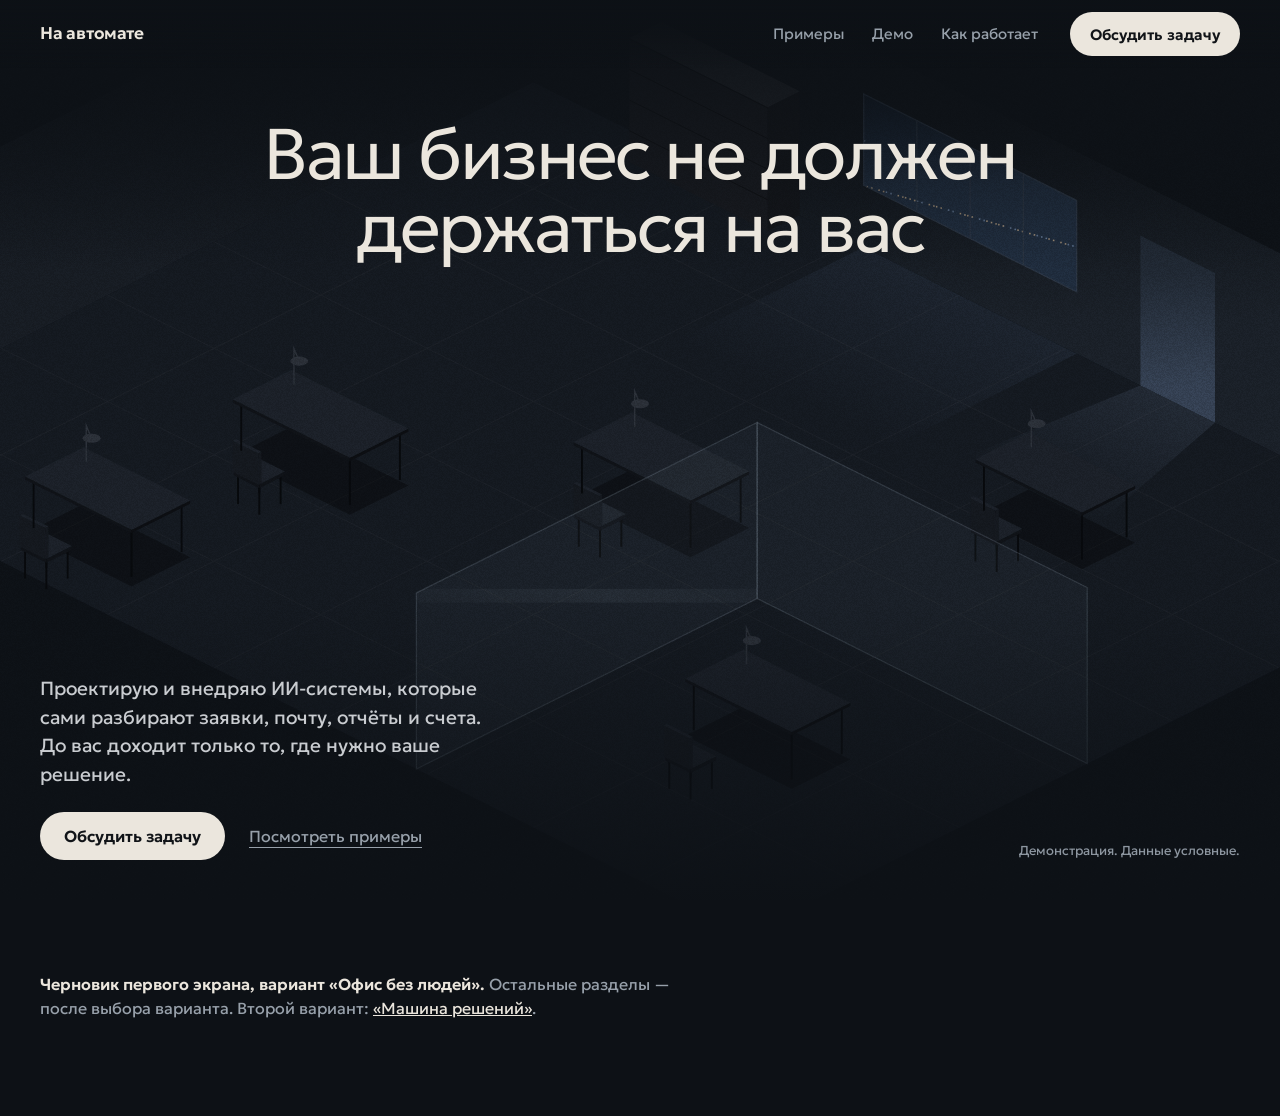
<file: draft/office.html>
<!doctype html>
<html lang="ru">
<head>
<meta charset="utf-8">
<meta name="viewport" content="width=device-width, initial-scale=1">
<meta name="robots" content="noindex">
<title>На автомате — первый экран, вариант «Офис без людей»</title>
<link rel="preload" href="fonts/Geologica-normal-cyrillic-4.woff2" as="font" type="font/woff2" crossorigin>
<link rel="stylesheet" href="fonts.css">
<style>
:root{--night:#0d1116;--ink:#ebe6dd;--mute:#97a0aa;--dim:#8d96a0;--warm:#f0a95a}
*{box-sizing:border-box;margin:0;padding:0}
html{background:var(--night)}
body{color:var(--ink);font:400 17px/1.5 "Geologica",system-ui,sans-serif;-webkit-font-smoothing:antialiased}
a{color:inherit}
.top{position:fixed;inset:0 0 auto;z-index:5;display:flex;align-items:center;gap:32px;height:68px;padding:0 40px;background:linear-gradient(#0d1116e6,#0d111600)}
.brand{font-weight:600;font-size:17px;text-decoration:none;letter-spacing:-.01em;display:inline-flex;align-items:center;min-height:44px}
.top nav{display:flex;gap:28px;margin-left:auto;font-size:15px;color:var(--mute)}
.top nav a{text-decoration:none;display:inline-block;padding:10px 0}
.top nav a:hover{color:var(--ink)}
.btn{display:inline-flex;align-items:center;justify-content:center;min-height:48px;padding:0 24px;border-radius:999px;font:600 16px/1 "Geologica",sans-serif;text-decoration:none;background:var(--ink);color:#111418;border:0;cursor:pointer}
.btn:hover{background:#fff}
.top .btn{min-height:44px;padding:0 20px;font-size:15px}

.hero{position:relative;height:100vh;height:100svh;min-height:640px;overflow:hidden;background:radial-gradient(120% 80% at 50% 70%,#151b23 0%,#0d1116 60%)}
#scene{position:absolute;inset:0;width:100%;height:100%;display:block}
.grain{position:absolute;inset:0;pointer-events:none;opacity:.09;mix-blend-mode:overlay}
.veil{position:absolute;inset:0;pointer-events:none;background:linear-gradient(180deg,#0d1116 0%,#0d111600 30%),linear-gradient(0deg,#0d1116f2 0%,#0d111600 34%)}
.head{position:absolute;left:0;right:0;top:118px;text-align:center;pointer-events:none;padding:0 24px}
.head h1{pointer-events:auto}
h1{font-weight:300;font-size:clamp(40px,5.6vw,84px);line-height:1.02;letter-spacing:-.035em;max-width:20ch;margin:0 auto;text-wrap:balance}
.foot{position:absolute;left:40px;right:40px;bottom:40px;display:flex;align-items:flex-end;justify-content:space-between;gap:32px;pointer-events:none}
.foot>*{pointer-events:auto}
.lead{font-size:19px;line-height:1.5;color:#c9ccd0;max-width:36ch}
.acts{display:flex;align-items:center;gap:24px;margin-top:24px}
.more{font-size:16px;color:var(--mute);text-underline-offset:5px;display:inline-flex;align-items:center;min-height:44px}
.more:hover{color:var(--ink)}
.note{font-size:13px;color:var(--dim);white-space:nowrap}

/* карточка решения — у стола владельца */
.ask{position:absolute;z-index:3;left:0;top:0;width:300px;padding:18px 18px 16px;border-radius:14px;background:rgba(46,36,26,.62);-webkit-backdrop-filter:blur(8px);backdrop-filter:blur(8px);border:1px solid rgba(255,190,120,.45);color:#f6eadb;box-shadow:0 0 0 1px rgba(255,190,120,.08),0 0 48px rgba(255,160,80,.22),0 24px 60px #0008;opacity:0;visibility:hidden;transform:translate3d(-999px,0,0);transition:opacity .5s ease,visibility 0s .5s}
.ask.on{opacity:1;visibility:visible;transition:opacity .6s ease}
.ask::after{content:"";position:absolute;left:50%;bottom:-22px;width:1px;height:22px;background:linear-gradient(rgba(255,190,120,.6),rgba(255,190,120,0))}
.ask-k{display:flex;align-items:center;gap:8px;font-size:13px;font-weight:600;color:#ffc58a}
.ask-k::before{content:"";width:8px;height:8px;border-radius:50%;background:var(--warm)}
.ask-t{font-size:17px;line-height:1.35;margin-top:8px;letter-spacing:-.01em}
.ask-b{display:flex;gap:8px;margin-top:14px}
.ask-b button{flex:1;min-height:44px;border-radius:999px;font:600 15px/1 "Geologica",sans-serif;cursor:pointer;border:1.5px solid rgba(255,214,170,.55);background:transparent;color:#f6eadb}
.ask-b button.yes{background:#f3b06a;border-color:#f3b06a;color:#1b140d}
.ask-done{display:none;font-size:15px;margin-top:12px;color:#e9d9c4}
.ask.done .ask-b{display:none}
.ask.done .ask-done{display:block}

.after{padding:72px 40px 96px;max-width:760px;color:var(--mute);font-size:16px}
.after b{color:var(--ink);font-weight:600}
.after a{color:var(--ink)}

@media (max-width:760px){
  .top{padding:0 16px;gap:12px;height:60px}
  .top nav{display:none}
  .top .btn{margin-left:auto;min-height:44px;padding:0 16px}
  .hero{min-height:700px}
  .head{top:84px;text-align:left;padding:0 20px}
  h1{font-size:42px;line-height:1;margin:0;max-width:11ch}
  .foot{left:20px;right:20px;bottom:24px;flex-direction:column;align-items:stretch;gap:16px}
  .lead{font-size:16px}
  .acts{margin-top:16px;gap:16px}
  .acts{flex-wrap:wrap;row-gap:12px}
  .acts .btn{white-space:nowrap}
  .note{white-space:normal}
  .ask{width:min(300px,calc(100vw - 32px))}
  .ask-t{font-size:16px}
  .after{padding:56px 20px 72px}
}
@media (max-width:360px){h1{font-size:36px}.lead{font-size:15px}}
@media (prefers-reduced-motion:reduce){.ask,.ask.on{transition:none}}
</style>
</head>
<body>
<header class="top">
  <a class="brand" href="https://xndrexe.github.io/naavtomate/">На автомате</a>
  <nav><a href="https://xndrexe.github.io/naavtomate/#cases">Примеры</a><a href="https://xndrexe.github.io/naavtomate/#demo">Демо</a><a href="https://xndrexe.github.io/naavtomate/#how">Как работает</a></nav>
  <a class="btn" href="https://t.me/naavtomate_ai_bot?start=site">Обсудить задачу</a>
</header>

<section class="hero" id="hero">
  <canvas id="scene" aria-hidden="true"></canvas>
  <div class="grain" id="grain"></div>
  <div class="veil"></div>
  <div class="head"><h1>Ваш бизнес не должен держаться на вас</h1></div>

  <div class="ask" id="ask" role="dialog" aria-live="polite" aria-label="Пример решения, которое доходит до владельца">
    <p class="ask-k">Нужно ваше решение</p>
    <p class="ask-t" id="askText"></p>
    <div class="ask-b"><button class="yes" type="button" data-a="yes">Согласовать</button><button type="button" data-a="no">Отказать</button></div>
    <p class="ask-done" id="askDone"></p>
  </div>

  <div class="foot">
    <div>
      <p class="lead">Проектирую и внедряю ИИ-системы, которые сами разбирают заявки, почту, отчёты и счета. До вас доходит только то, где нужно ваше решение.</p>
      <div class="acts"><a class="btn" href="https://t.me/naavtomate_ai_bot?start=site">Обсудить задачу</a><a class="more" href="https://xndrexe.github.io/naavtomate/#cases">Посмотреть примеры</a></div>
    </div>
    <p class="note">Демонстрация. Данные условные.</p>
  </div>
</section>

<section class="after">
  <p><b>Черновик первого экрана, вариант «Офис без людей».</b> Остальные разделы — после выбора варианта. Второй вариант: <a href="machine.html">«Машина решений»</a>.</p>
</section>

<script>
(() => {
'use strict';
const cv = document.getElementById('scene');
const ctx = cv.getContext('2d');
const hero = document.getElementById('hero');
const ask = document.getElementById('ask');
const askText = document.getElementById('askText');
const askDone = document.getElementById('askDone');
const still = matchMedia('(prefers-reduced-motion: reduce)').matches;

// ── комната: мировые единицы ~ метры; x вправо-вниз, y влево-вниз, z вверх
const ROOM = {w: 18, d: 14, h: 3.1};
const TOP = 0.79;                       // высота столешницы
const desks = {
  A: {x: 5.2, y: 9.2, w: 2.2, d: 1.1},  // входящие
  B: {x: 9.2, y: 6.8, w: 2.2, d: 1.1},  // разбор
  C: {x: 4.6, y: 12.6, w: 2.0, d: 1.1}, // отчёты
  D: {x: 13.2, y: 3.4, w: 2.0, d: 1.0}, // ответы
  O: {x: 14.6, y: 10.2, w: 2.0, d: 1.1} // стол владельца за стеклом
};
for (const k in desks) {
  const d = desks[k];
  d.key = k; d.pile = []; d.busy = 0;
  d.lamp = {x: d.x - d.w / 2 + 0.3, y: d.y - d.d / 2 + 0.25, I: 0, T: 0, r: k === 'O' ? 3.0 : 2.7};
}
const lamps = Object.values(desks).map(d => d.lamp);
const GLASS = {x: 11.8, y: 7.6};        // угол стеклянной комнаты владельца
const DOOR = {x0: 11.4, x1: 12.8, h: 2.3};
const WIN = {x0: 6.2, x1: 10.2, z0: 0.95, z1: 2.35};
const CAB = {x0: 2.4, x1: 5.0, d: 0.6, h: 1.9};

// ── камера
let W = 0, H = 0, dpr = 1, S = 60, CX = 0, CY = 0, FX = 9, FY = 7, mob = false;
let yaw = Math.PI / 4, pitch = 0.5, tyaw = yaw, tpitch = pitch;
let cs = Math.cos(yaw), sn = Math.sin(yaw), hz = Math.sqrt(1 - pitch * pitch);

function resize() {
  const r = hero.getBoundingClientRect();
  W = r.width; H = r.height; mob = W < 760;
  dpr = Math.min(window.devicePixelRatio || 1, mob ? 1.75 : 2);
  cv.width = Math.round(W * dpr); cv.height = Math.round(H * dpr);
  if (mob) { S = W / 10; FX = 10.6; FY = 8.6; CX = W * 0.5; CY = H * 0.47; }
  else { S = Math.min(W / 17, H / 10.5); FX = 9.6; FY = 7.6; CX = W * 0.5; CY = H * 0.6; }
}
function cam() { cs = Math.cos(yaw); sn = Math.sin(yaw); hz = Math.sqrt(1 - pitch * pitch); }
function P(x, y, z) {
  const dx = x - FX, dy = y - FY;
  return [CX + S * (dx * cs - dy * sn), CY + S * pitch * (dx * sn + dy * cs) - S * hz * z];
}
// плоскость пола на высоте z — аффинное преобразование, рисуем прямо в мировых единицах
function plane(z) {
  ctx.setTransform(dpr * S * cs, dpr * S * pitch * sn, -dpr * S * sn, dpr * S * pitch * cs,
    dpr * (CX - S * (FX * cs - FY * sn)), dpr * (CY - S * pitch * (FX * sn + FY * cs) - S * hz * z));
}
function screen() { ctx.setTransform(dpr, 0, 0, dpr, 0, 0); }
function poly(pts) { ctx.beginPath(); pts.forEach((p, i) => i ? ctx.lineTo(p[0], p[1]) : ctx.moveTo(p[0], p[1])); ctx.closePath(); }

// ── свет
function light(x, y) {
  let s = 0;
  for (const l of lamps) {
    if (l.I < 0.01) continue;
    const q = 1 - ((x - l.x) ** 2 + (y - l.y) ** 2) / (l.r * l.r);
    if (q > 0) s += l.I * q * q;
  }
  return Math.min(1.2, s);
}
function mix(a, b, k) {
  k = Math.max(0, Math.min(1, k));
  return `rgb(${a[0] + (b[0] - a[0]) * k | 0},${a[1] + (b[1] - a[1]) * k | 0},${a[2] + (b[2] - a[2]) * k | 0})`;
}
const C_TOP = [27, 32, 40], C_TOP_LIT = [126, 98, 70], C_SIDE = [15, 18, 23];
const C_PAPER = [92, 98, 106], C_PAPER_LIT = [240, 234, 222], C_HOT = [255, 196, 122];

// ── документы
const docs = [];
let roomGlow = 0, simT = 0, nextDrop = 1.4, routeN = 0, decisionAt = 7.0, decision = null;
const ease = k => k < 0.5 ? 4 * k * k * k : 1 - Math.pow(-2 * k + 2, 3) / 2;
const easeOut = k => 1 - Math.pow(1 - k, 3);

function pileTop(d) { return TOP + 0.014 * d.pile.length; }
function spot(d, i) {                    // место листа на столе: стопка со сдвигом
  return {x: d.x + 0.25 + Math.sin(i * 2.1) * 0.04, y: d.y + Math.cos(i * 1.7) * 0.04};
}
function move(doc, to, dur, opt = {}) {
  doc.seg = {fx: doc.x, fy: doc.y, fz: doc.z, fr: doc.rot, tx: to.x, ty: to.y, tz: to.z, tr: to.rot ?? doc.rot,
    t0: simT, dur, arc: opt.arc || 0, sway: opt.sway || 0, e: opt.e || ease, done: opt.done};
}
function drop() {
  const A = desks.A, n = A.pile.length, s = spot(A, n);
  const doc = {x: s.x - 0.6, y: s.y - 0.4, z: 4.6, rot: 0.9, w: 0.56, h: 0.40, a: 0, hot: 0, kind: 'sheet', on: null};
  docs.push(doc);
  A.pile.push(doc); doc.on = A;
  move(doc, {x: s.x, y: s.y, z: pileTop(A) - 0.014, rot: Math.sin(n) * 0.2}, 2.2, {sway: 1, e: easeOut});
}
function pass(from, to, then) {          // верхний лист со стола на стол
  const doc = from.pile.pop(); if (!doc) return;
  const s = spot(to, to.pile.length);
  to.pile.push(doc); doc.on = to;
  move(doc, {x: s.x, y: s.y, z: pileTop(to) - 0.014, rot: (Math.random() - 0.5) * 0.3}, 1.9, {arc: 0.7, done: then});
}
function send(doc) {                     // у стола ответов лист складывается в конверт и уходит в дверь
  const D = desks.D;
  setTimeout0(0.9, () => {
    doc.kind = 'env';
    D.pile.splice(D.pile.indexOf(doc), 1);
    move(doc, {x: (DOOR.x0 + DOOR.x1) / 2, y: 0.25, z: 1.05, rot: 0}, 2.4, {arc: 0.4, done: () => { doc.gone = true; }});
  });
}
function bind() {                        // пять листов отчёта сшиваются в папку и уходят в шкаф
  const C = desks.C, sheets = C.pile.splice(0);
  const s = spot(C, 0);
  const f = {x: s.x, y: s.y, z: TOP + 0.02, rot: 0, w: 0.62, h: 0.46, a: 0, hot: 0, kind: 'folder', on: null};
  docs.push(f);
  sheets.forEach(d => { d.fade = true; });
  setTimeout0(0.6, () => move(f, {x: (CAB.x0 + CAB.x1) / 2, y: 0.3, z: 1.1, rot: 0}, 3.0, {arc: 0.6, done: () => { f.gone = true; }}));
}
// таймеры в времени сцены (останавливаются вместе со сценой)
const timers = [];
function setTimeout0(sec, fn) { timers.push({t: simT + sec, fn}); }

function route() {                       // со стола разбора: отчёт, ответ или решение владельца
  const B = desks.B; if (!B.pile.length) return;
  const top = B.pile[B.pile.length - 1];
  if (top.seg) return;
  if (!decision && simT >= decisionAt) { raise(B.pile.pop()); return; }
  const to = [desks.C, desks.D, desks.C, desks.D, desks.D][routeN++ % 5];
  pass(B, to, () => { if (to === desks.D) send(top); else if (desks.C.pile.length >= 5) bind(); });
}

const ASKS = [
  ['Постоянный клиент просит скидку 12% на заказ 84 000 ₽. Согласовать?', 'Согласовано — клиент получит счёт со скидкой.', 'Отказано — клиенту уйдёт вежливый ответ.'],
  ['Поставщик поднял цену на 7%. Принять новый прайс?', 'Принято — прайс обновлён, заказ пересчитан.', 'Отказано — запрошу два других предложения.'],
  ['Клиент просит вернуть 6 400 ₽ без чека. Вернуть?', 'Возврат оформлен, клиенту ушло письмо.', 'Отказано — клиенту уйдёт ответ с причиной.']
];
let askN = 0;
function raise(doc) {                    // лист отделяется, поднимается и плывёт к столу владельца
  decision = doc; doc.on = null; doc.decision = true;
  const O = desks.O;
  move(doc, {x: doc.x, y: doc.y, z: 2.0, rot: 0}, 1.6, {e: easeOut, done: () => {
    setTimeout0(0.5, () => move(doc, {x: O.x + 0.1, y: O.y, z: TOP + 0.01, rot: -0.15}, 3.6, {arc: 0.9, done: () => {
      O.pile.push(doc); doc.on = O; showAsk();
    }}));
  }});
}
function showAsk() {
  const a = ASKS[askN % ASKS.length];
  askText.textContent = a[0];
  ask.classList.remove('done'); ask.classList.add('on');
}
ask.addEventListener('click', e => {
  const b = e.target.closest('button'); if (!b || !decision) return;
  const a = ASKS[askN % ASKS.length];
  askDone.textContent = b.dataset.a === 'yes' ? a[1] : a[2];
  ask.classList.add('done');
  const doc = decision, O = desks.O, D = desks.D;
  doc.stamp = b.dataset.a;
  setTimeout0(1.2, () => {
    O.pile.splice(O.pile.indexOf(doc), 1);
    const s = spot(D, D.pile.length);
    D.pile.push(doc); doc.on = D;
    move(doc, {x: s.x, y: s.y, z: pileTop(D) - 0.014, rot: 0.1}, 3.2, {arc: 1.6, done: () => { send(doc); }});
    doc.decision = false;
  });
  setTimeout0(2.6, () => { ask.classList.remove('on'); decision = null; askN++; decisionAt = simT + 12; });
  if (still) { for (let i = 0; i < 75; i++) step(1 / 30); render(); }
});

function step(dt) {
  simT += dt;
  for (let i = timers.length - 1; i >= 0; i--) if (simT >= timers[i].t) { const f = timers[i].fn; timers.splice(i, 1); f(); }
  if (simT >= nextDrop && desks.A.pile.length < 6) { drop(); nextDrop = simT + 2.3 + Math.random() * 0.8; }
  const A = desks.A, B = desks.B;
  if (A.pile.length >= 2 && !A.pile[A.pile.length - 1].seg && B.pile.length < 2 && !B.pile.some(d => d.seg) && simT - B.busy > 1.2) {
    pass(A, B, () => { B.busy = simT; });
  }
  if (B.pile.length && simT - B.busy > 1.1) route();

  for (const d of docs) {
    const g = d.seg;
    if (g) {
      const k = Math.min(1, (simT - g.t0) / g.dur), e = g.e(k);
      d.x = g.fx + (g.tx - g.fx) * e; d.y = g.fy + (g.ty - g.fy) * e;
      d.z = g.fz + (g.tz - g.fz) * e + g.arc * Math.sin(Math.PI * k);
      d.rot = g.fr + (g.tr - g.fr) * e;
      if (g.sway) { const f = 1 - k; d.x += Math.sin(k * 7) * 0.22 * f; d.y += Math.cos(k * 5) * 0.12 * f; d.rot += Math.sin(k * 6) * 0.35 * f; }
      if (k >= 1) { d.seg = null; if (g.done) g.done(); }
    }
    d.a = Math.min(1, d.a + dt * 1.5);
    if (d.fade || d.gone) d.a2 = (d.a2 ?? 1) - dt * 1.4;
    const env = d.kind === 'env';
    if (env) { d.w += (0.46 - d.w) * Math.min(1, dt * 4); d.h += (0.28 - d.h) * Math.min(1, dt * 4); }
    d.hot += ((d.decision ? 1 : 0) - d.hot) * Math.min(1, dt * 2);
    if (env && d.y < 0.9) d.a2 = Math.min(d.a2 ?? 1, (d.y - 0.25) / 0.65);
  }
  for (let i = docs.length - 1; i >= 0; i--) if ((docs[i].a2 ?? 1) <= 0) docs.splice(i, 1);
  roomGlow += ((ask.classList.contains('on') ? 1 : 0) - roomGlow) * Math.min(1, dt * 1.5);

  // лампы: горят там, где идёт работа, гаснут медленно
  for (const k in desks) {
    const d = desks[k], l = d.lamp;
    const near = docs.some(o => !o.gone && Math.abs(o.x - d.x) < 1.6 && Math.abs(o.y - d.y) < 1.3 && o.z < 2.4);
    l.T = k === 'O' ? (decision && decision.on === desks.O ? 1.15 : (decision ? 0.25 : 0)) : (near || d.pile.length ? 1 : 0);
    l.I += (l.T - l.I) * Math.min(1, dt * (l.T > l.I ? 1.6 : 0.45));
  }
}

// ── отрисовка
const CITY = Array.from({length: 46}, (_, i) => [((i * 0.6180339) % 1), 0.45 + ((i * 0.3819) % 1) * 0.55, (i * 7) % 3]);
function wallX(y0, y1, z0, z1) { return [P(0, y0, z0), P(0, y1, z0), P(0, y1, z1), P(0, y0, z1)]; }
function wallY(x0, x1, z0, z1) { return [P(x0, 0, z0), P(x1, 0, z0), P(x1, 0, z1), P(x0, 0, z1)]; }

function drawRoom() {
  // стены
  let g;
  poly(wallX(0, ROOM.d, 0, ROOM.h));
  g = ctx.createLinearGradient(0, P(0, 7, ROOM.h)[1], 0, P(0, 7, 0)[1]);
  g.addColorStop(0, '#0e1217'); g.addColorStop(1, '#171c23'); ctx.fillStyle = g; ctx.fill();
  poly(wallY(0, ROOM.w, 0, ROOM.h));
  g = ctx.createLinearGradient(0, P(9, 0, ROOM.h)[1], 0, P(9, 0, 0)[1]);
  g.addColorStop(0, '#0f1318'); g.addColorStop(1, '#1a2028'); ctx.fillStyle = g; ctx.fill();
  // свет ламп на стенах
  ctx.globalCompositeOperation = 'lighter';
  for (const l of lamps) {
    if (l.I < 0.02) continue;
    if (l.y < 3.2) { const c = P(l.x, 0, 1.3); washWall(c, wallY(0, ROOM.w, 0, ROOM.h), l.I * (1 - l.y / 3.2)); }
    if (l.x < 3.2) { const c = P(0, l.y, 1.3); washWall(c, wallX(0, ROOM.d, 0, ROOM.h), l.I * (1 - l.x / 3.2)); }
  }
  ctx.globalCompositeOperation = 'source-over';
  // окно на дальней стене: ночной город
  const wq = wallY(WIN.x0, WIN.x1, WIN.z0, WIN.z1);
  poly(wq);
  g = ctx.createLinearGradient(0, wq[3][1], 0, wq[0][1]);
  g.addColorStop(0, '#111a26'); g.addColorStop(1, '#1f2c3d'); ctx.fillStyle = g; ctx.fill();
  for (const [u, v, c] of CITY) {
    const p = P(WIN.x0 + u * (WIN.x1 - WIN.x0), 0, WIN.z0 + (1 - v) * (WIN.z1 - WIN.z0) * 0.9);
    ctx.fillStyle = c ? 'rgba(255,214,160,.55)' : 'rgba(170,200,240,.45)';
    ctx.fillRect(p[0], p[1], 1.6, 1.6);
  }
  ctx.strokeStyle = '#2a3442'; ctx.lineWidth = 1.2;
  for (let i = 0; i <= 4; i++) { const x = WIN.x0 + i * (WIN.x1 - WIN.x0) / 4; const a = P(x, 0, WIN.z0), b = P(x, 0, WIN.z1); ctx.beginPath(); ctx.moveTo(a[0], a[1]); ctx.lineTo(b[0], b[1]); ctx.stroke(); }
  poly(wq); ctx.stroke();
  // дверь в коридор
  const dq = wallY(DOOR.x0, DOOR.x1, 0, DOOR.h);
  poly(dq); g = ctx.createLinearGradient(0, dq[2][1], 0, dq[0][1]);
  g.addColorStop(0, '#202833'); g.addColorStop(1, '#344052'); ctx.fillStyle = g; ctx.fill();
  // пол
  plane(0);
  ctx.fillStyle = '#141920'; ctx.fillRect(0, 0, ROOM.w, ROOM.d);
  ctx.strokeStyle = 'rgba(255,255,255,.028)'; ctx.lineWidth = 0.02;
  ctx.beginPath();
  for (let x = 2; x < ROOM.w; x += 2) { ctx.moveTo(x, 0); ctx.lineTo(x, ROOM.d); }
  for (let y = 2; y < ROOM.d; y += 2) { ctx.moveTo(0, y); ctx.lineTo(ROOM.w, y); }
  ctx.stroke();
  ctx.globalCompositeOperation = 'lighter';
  // отсвет окна и двери на полу
  g = ctx.createLinearGradient(0, 0, 0, 3.5); g.addColorStop(0, 'rgba(110,140,190,.07)'); g.addColorStop(1, 'rgba(110,140,190,0)');
  ctx.fillStyle = g; ctx.fillRect(WIN.x0, 0, WIN.x1 - WIN.x0, 3.5);
  g = ctx.createLinearGradient(0, 0, 0, 3); g.addColorStop(0, 'rgba(150,175,215,.09)'); g.addColorStop(1, 'rgba(150,175,215,0)');
  ctx.fillStyle = g; ctx.beginPath(); ctx.moveTo(DOOR.x0, 0); ctx.lineTo(DOOR.x1, 0); ctx.lineTo(DOOR.x1 + 0.8, 3); ctx.lineTo(DOOR.x0 - 0.3, 3); ctx.fill();
  // круги света ламп
  for (const l of lamps) {
    if (l.I < 0.01) continue;
    pool(l.x + 0.3, l.y + 0.3, l.r * 1.25, l.I, l === desks.O.lamp);
  }
  ctx.globalCompositeOperation = 'source-over';
}
function washWall(c, q, k) {
  ctx.save(); poly(q); ctx.clip();
  const g = ctx.createRadialGradient(c[0], c[1], 0, c[0], c[1], S * 2.2);
  g.addColorStop(0, `rgba(255,170,95,${0.16 * k})`); g.addColorStop(1, 'rgba(255,170,95,0)');
  ctx.fillStyle = g; ctx.fillRect(c[0] - S * 3, c[1] - S * 3, S * 6, S * 6);
  ctx.restore();
}
function pool(x, y, r, I, hot) {
  const g = ctx.createRadialGradient(x, y, 0, x, y, r);
  const c = hot ? '255,176,92' : '255,184,112';
  g.addColorStop(0, `rgba(${c},${0.30 * I})`); g.addColorStop(0.45, `rgba(${c},${0.12 * I})`); g.addColorStop(1, `rgba(${c},0)`);
  ctx.fillStyle = g; ctx.fillRect(x - r, y - r, r * 2, r * 2);
}

function box(x0, y0, x1, y1, z0, z1, top, side, side2) {
  // видимые грани при взгляде со стороны +x,+y: верх, грань y1, грань x1
  poly([P(x0, y1, z0), P(x1, y1, z0), P(x1, y1, z1), P(x0, y1, z1)]); ctx.fillStyle = side; ctx.fill();
  poly([P(x1, y0, z0), P(x1, y1, z0), P(x1, y1, z1), P(x1, y0, z1)]); ctx.fillStyle = side2 || side; ctx.fill();
  poly([P(x0, y0, z1), P(x1, y0, z1), P(x1, y1, z1), P(x0, y1, z1)]); ctx.fillStyle = top; ctx.fill();
}
function drawDesk(d) {
  const x0 = d.x - d.w / 2, x1 = d.x + d.w / 2, y0 = d.y - d.d / 2, y1 = d.y + d.d / 2;
  // тень под столом
  plane(0); ctx.fillStyle = 'rgba(0,0,0,.35)'; ctx.fillRect(x0 + 0.1, y0 + 0.1, d.w, d.d);
  screen();
  // стул отодвинут — людей нет
  const cx = d.x + 0.15, cy = y1 + 0.75 + (d.key === 'O' ? 0.3 : 0);
  ctx.strokeStyle = '#07090c'; ctx.lineWidth = Math.max(1, S * 0.025);
  for (const [lx, ly] of [[-0.2, -0.2], [0.2, -0.2], [-0.2, 0.2], [0.2, 0.2]]) { const a = P(cx + lx, cy + ly, 0), b = P(cx + lx, cy + ly, 0.44); ctx.beginPath(); ctx.moveTo(a[0], a[1]); ctx.lineTo(b[0], b[1]); ctx.stroke(); }
  const lc = light(cx, cy);
  box(cx - 0.24, cy - 0.24, cx + 0.24, cy + 0.24, 0.44, 0.5, mix(C_TOP, C_TOP_LIT, lc * 0.8), mix(C_SIDE, [40, 32, 26], lc));
  box(cx - 0.24, cy + 0.2, cx + 0.24, cy + 0.26, 0.5, 0.98, mix(C_TOP, C_TOP_LIT, lc * 0.6), mix([20, 24, 30], [70, 56, 44], lc * 0.7));
  // ножки и столешница
  for (const [lx, ly] of [[x0 + 0.08, y1 - 0.08], [x1 - 0.08, y1 - 0.08], [x1 - 0.08, y0 + 0.08]]) { const a = P(lx, ly, 0), b = P(lx, ly, TOP - 0.04); ctx.beginPath(); ctx.moveTo(a[0], a[1]); ctx.lineTo(b[0], b[1]); ctx.stroke(); }
  const lt = light(d.x, d.y);
  box(x0, y0, x1, y1, TOP - 0.05, TOP, mix(C_TOP, C_TOP_LIT, lt * 0.85), mix(C_SIDE, [52, 42, 33], lt), mix([12, 14, 18], [44, 35, 28], lt));
  // свет лампы на столешнице
  if (d.lamp.I > 0.01) {
    ctx.save(); poly([P(x0, y0, TOP), P(x1, y0, TOP), P(x1, y1, TOP), P(x0, y1, TOP)]); ctx.clip();
    plane(TOP); ctx.globalCompositeOperation = 'lighter'; pool(d.lamp.x + 0.15, d.lamp.y + 0.15, 1.4, d.lamp.I * 0.8, d.key === 'O');
    ctx.restore(); screen();
  }
  // лампа
  const l = d.lamp, b0 = P(l.x, l.y, TOP), b1 = P(l.x, l.y, TOP + 0.55), sh = P(l.x + 0.22, l.y + 0.12, TOP + 0.5);
  ctx.strokeStyle = '#2a2f37'; ctx.lineWidth = Math.max(1, S * 0.02);
  ctx.beginPath(); ctx.moveTo(b0[0], b0[1]); ctx.lineTo(b1[0], b1[1]); ctx.lineTo(sh[0], sh[1]); ctx.stroke();
  ctx.fillStyle = '#2a2f37'; ctx.beginPath(); ctx.ellipse(sh[0], sh[1], S * 0.12, S * 0.06, 0, 0, Math.PI * 2); ctx.fill();
  if (l.I > 0.02) {
    ctx.globalCompositeOperation = 'lighter';
    const g = ctx.createRadialGradient(sh[0], sh[1] + S * 0.04, 0, sh[0], sh[1] + S * 0.04, S * 0.5);
    g.addColorStop(0, `rgba(255,214,150,${0.9 * l.I})`); g.addColorStop(1, 'rgba(255,190,120,0)');
    ctx.fillStyle = g; ctx.fillRect(sh[0] - S * 0.5, sh[1] - S * 0.5, S, S);
    ctx.globalCompositeOperation = 'source-over';
  }
}
function drawCabinet() {
  const lt = 0.08 + light((CAB.x0 + CAB.x1) / 2, 0.6) * 0.5;
  box(CAB.x0, 0, CAB.x1, CAB.d, 0, CAB.h, mix(C_TOP, C_TOP_LIT, lt), mix([20, 24, 30], [60, 48, 38], lt), mix([16, 19, 24], [50, 40, 32], lt));
  ctx.strokeStyle = 'rgba(0,0,0,.45)'; ctx.lineWidth = 1;
  for (let z = 0.48; z < CAB.h; z += 0.47) { const a = P(CAB.x0, CAB.d, z), b = P(CAB.x1, CAB.d, z); ctx.beginPath(); ctx.moveTo(a[0], a[1]); ctx.lineTo(b[0], b[1]); ctx.stroke(); }
}
function drawGlass() {
  const h = 2.7, x = GLASS.x, y = GLASS.y;
  const q1 = [P(x, y, 0), P(x, ROOM.d, 0), P(x, ROOM.d, h), P(x, y, h)];
  const q2 = [P(x, y, 0), P(ROOM.w, y, 0), P(ROOM.w, y, h), P(x, y, h)];
  for (const q of [q2, q1]) {
    poly(q); ctx.fillStyle = `rgba(${150 + 105 * roomGlow | 0},${180 - 10 * roomGlow | 0},${210 - 120 * roomGlow | 0},${0.045 + 0.05 * roomGlow})`; ctx.fill();
    ctx.strokeStyle = `rgba(${190 + 65 * roomGlow | 0},${210 - 20 * roomGlow | 0},${230 - 120 * roomGlow | 0},${0.16 + 0.22 * roomGlow})`; ctx.lineWidth = 1.2; ctx.stroke();
  }
  // блик на стекле
  ctx.save(); poly(q1); ctx.clip();
  const a = P(x, y + 1.5, h), b = P(x, y + 4.5, 0);
  const g = ctx.createLinearGradient(a[0], a[1], b[0], b[1]);
  g.addColorStop(0, 'rgba(200,220,240,0)'); g.addColorStop(0.5, 'rgba(200,220,240,.06)'); g.addColorStop(1, 'rgba(200,220,240,0)');
  const bb = [P(x, y, 0), P(x, ROOM.d, h)]; ctx.fillStyle = g; ctx.fillRect(Math.min(bb[0][0], bb[1][0]) - 4, Math.min(bb[0][1], bb[1][1]) - 4, Math.abs(bb[0][0] - bb[1][0]) + 8, Math.abs(bb[0][1] - bb[1][1]) + 8); ctx.restore();
}
function surfaceZ(d) {
  for (const k in desks) { const s = desks[k]; if (Math.abs(d.x - s.x) < s.w / 2 && Math.abs(d.y - s.y) < s.d / 2 && d.z >= TOP - 0.01) return TOP; }
  return 0;
}
function shadowOf(d) {
  const sz = surfaceZ(d), hgt = Math.max(0, d.z - sz);
  let lx = -0.6, ly = -0.6, best = 0;
  for (const l of lamps) { const k = l.I / (1 + (d.x - l.x) ** 2 + (d.y - l.y) ** 2); if (k > best) { best = k; lx = l.x; ly = l.y; } }
  let vx = d.x - lx, vy = d.y - ly; const n = Math.hypot(vx, vy) || 1; vx /= n; vy /= n;
  const off = hgt * 0.55, a = (0.5 * (1 - Math.min(1, hgt / 3.2)) + 0.08) * (d.a2 ?? 1) * d.a;
  plane(sz);
  ctx.save(); ctx.translate(d.x + vx * off, d.y + vy * off); ctx.rotate(d.rot);
  const gw = d.w * (1 + hgt * 0.2), gh = d.h * (1 + hgt * 0.2);
  ctx.fillStyle = `rgba(0,0,0,${a * 0.5})`; ctx.fillRect(-gw / 2 - 0.04, -gh / 2 - 0.04, gw + 0.08, gh + 0.08);
  ctx.fillStyle = `rgba(0,0,0,${a * 0.7})`; ctx.fillRect(-gw / 2, -gh / 2, gw, gh);
  ctx.restore();
}
function drawDoc(d) {
  const al = d.a * (d.a2 ?? 1); if (al <= 0) return;
  const lt = Math.max(light(d.x, d.y), 0.06 + d.z * 0.03);
  plane(d.z);
  ctx.save(); ctx.globalAlpha = al; ctx.translate(d.x, d.y); ctx.rotate(d.rot);
  let base = d.kind === 'folder' ? mix([24, 28, 34], [92, 74, 58], lt) : mix(C_PAPER, C_PAPER_LIT, lt * 0.9 + 0.1);
  if (d.hot > 0.01) base = mix(d.kind === 'folder' ? [92, 74, 58] : C_PAPER_LIT, C_HOT, d.hot);
  ctx.fillStyle = base; ctx.fillRect(-d.w / 2, -d.h / 2, d.w, d.h);
  if (d.kind === 'sheet' && S * d.w > 18) {
    ctx.fillStyle = `rgba(30,34,40,${0.22 * Math.min(1, lt + d.hot)})`;
    for (let i = 0; i < 5; i++) ctx.fillRect(-d.w / 2 + 0.07, -d.h / 2 + 0.08 + i * 0.06, (i === 4 ? 0.22 : 0.4), 0.016);
  }
  if (d.kind === 'env') { ctx.strokeStyle = 'rgba(30,34,40,.25)'; ctx.lineWidth = 0.012; ctx.beginPath(); ctx.moveTo(-d.w / 2, -d.h / 2); ctx.lineTo(0, 0.02); ctx.lineTo(d.w / 2, -d.h / 2); ctx.stroke(); }
  if (d.stamp) { ctx.strokeStyle = d.stamp === 'yes' ? 'rgba(40,90,60,.8)' : 'rgba(120,50,40,.8)'; ctx.lineWidth = 0.02; ctx.beginPath(); ctx.arc(d.w * 0.25, d.h * 0.15, 0.06, 0, Math.PI * 2); ctx.stroke(); }
  ctx.restore();
  if (d.hot > 0.05) {                     // решение светится само
    screen(); const p = P(d.x, d.y, d.z);
    ctx.globalCompositeOperation = 'lighter';
    const g = ctx.createRadialGradient(p[0], p[1], 0, p[0], p[1], S * 1.1);
    g.addColorStop(0, `rgba(255,170,90,${0.55 * d.hot})`); g.addColorStop(1, 'rgba(255,180,100,0)');
    ctx.fillStyle = g; ctx.fillRect(p[0] - S * 1.1, p[1] - S * 1.1, S * 2.2, S * 2.2);
    ctx.globalCompositeOperation = 'source-over';
  }
}
const inGlass = o => o.x > GLASS.x && o.y > GLASS.y;
const depth = o => (o.x - FX) * sn + (o.y - FY) * cs;

function render() {
  screen();
  ctx.fillStyle = '#0d1116'; ctx.fillRect(0, 0, W, H);
  drawRoom();
  screen();
  // задние предметы, потом стекло, потом комната владельца; внутри — по глубине
  const back = [], front = [];
  for (const k in desks) (k === 'O' ? front : back).push({o: desks[k], t: 'desk', z: depth(desks[k])});
  back.push({o: null, t: 'cab', z: depth({x: (CAB.x0 + CAB.x1) / 2, y: CAB.d})});
  const flying = [];
  for (const d of docs) {
    const item = {o: d, t: 'doc', z: depth(d) + d.z * 0.3 + 0.5};
    if (d.z > 1.25) flying.push(item); else (inGlass(d) ? front : back).push(item);
  }
  const draw = it => {
    if (it.t === 'desk') drawDesk(it.o);
    else if (it.t === 'cab') drawCabinet();
    else { shadowOf(it.o); drawDoc(it.o); }
    screen();
  };
  back.sort((a, b) => a.z - b.z).forEach(draw);
  drawGlass();
  front.sort((a, b) => a.z - b.z).forEach(draw);
  flying.sort((a, b) => a.z - b.z).forEach(draw);
  placeAsk();
}
function placeAsk() {
  if (!ask.classList.contains('on') || !decision) return;
  const p = P(decision.x, decision.y, decision.z);
  const w = ask.offsetWidth, h = ask.offsetHeight;
  const x = Math.max(16, Math.min(W - w - 16, p[0] - w / 2));
  const hb = document.querySelector('h1').getBoundingClientRect().bottom - hero.getBoundingClientRect().top;
  const y = Math.max(hb + 12, p[1] - h - 26);
  ask.style.transform = `translate3d(${x | 0}px,${y | 0}px,0)`;
}

// ── зерно
(function grain() {
  const c = document.createElement('canvas'); c.width = c.height = 96;
  const g = c.getContext('2d'), im = g.createImageData(96, 96);
  for (let i = 0; i < im.data.length; i += 4) { const v = Math.random() * 255 | 0; im.data[i] = im.data[i + 1] = im.data[i + 2] = v; im.data[i + 3] = 255; }
  g.putImageData(im, 0, 0);
  document.getElementById('grain').style.backgroundImage = `url(${c.toDataURL()})`;
})();

// ── ввод: мышь чуть поворачивает камеру, на телефоне — прокрутка
hero.addEventListener('pointermove', e => {
  if (e.pointerType !== 'mouse') return;
  const r = hero.getBoundingClientRect();
  tyaw = Math.PI / 4 + ((e.clientX - r.left) / r.width - 0.5) * 0.10;
  tpitch = 0.5 + ((e.clientY - r.top) / r.height - 0.5) * 0.05;
});
addEventListener('scroll', () => { if (mob) tyaw = Math.PI / 4 - Math.min(1, scrollY / H) * 0.08; }, {passive: true});

let last = 0, running = false, visible = true, raf = 0;
function frame(t) {
  raf = 0;
  const dt = Math.min(0.05, (t - (last || t)) / 1000); last = t;
  yaw += (tyaw - yaw) * Math.min(1, dt * 3); pitch += (tpitch - pitch) * Math.min(1, dt * 3); cam();
  step(dt); render();
  if (running) raf = requestAnimationFrame(frame);
}
function play() { if (running || still) return; running = true; last = 0; raf = requestAnimationFrame(frame); }
function pause() { running = false; if (raf) cancelAnimationFrame(raf); raf = 0; }
new IntersectionObserver(es => { visible = es[0].isIntersecting; visible && !document.hidden ? play() : pause(); }).observe(hero);
document.addEventListener('visibilitychange', () => { document.hidden ? pause() : visible && play(); });
addEventListener('resize', () => { resize(); if (!running) render(); });

resize(); cam();
if (still) {                             // без движения: прокручиваем сцену до момента решения и показываем кадр
  for (let i = 0; i < 900 && !(decision && decision.on === desks.O); i++) step(1 / 30);
  for (let i = 0; i < 60; i++) step(1 / 30);
  render();
} else play();
})();
</script>
</body>
</html>
</file>
<file: draft/fonts.css>
@font-face{font-family:'Geologica';font-style:normal;font-weight:300 800;font-display:swap;src:url(fonts/Geologica-normal-cyrillic-4.woff2) format('woff2');unicode-range:U+0301, U+0400-045F, U+0490-0491, U+04B0-04B1, U+2116}
@font-face{font-family:'Geologica';font-style:normal;font-weight:300 800;font-display:swap;src:url(fonts/Geologica-normal-latin-5.woff2) format('woff2');unicode-range:U+0000-00FF, U+0131, U+0152-0153, U+02BB-02BC, U+02C6, U+02DA, U+02DC, U+0304, U+0308, U+0329, U+2000-206F, U+20AC, U+2122, U+2191, U+2193, U+2212, U+2215, U+FEFF, U+FFFD}
@font-face{font-family:'Onest';font-style:normal;font-weight:400 800;font-display:swap;src:url(fonts/Onest-normal-cyrillic-0.woff2) format('woff2');unicode-range:U+0301, U+0400-045F, U+0490-0491, U+04B0-04B1, U+2116}
@font-face{font-family:'Onest';font-style:normal;font-weight:400 800;font-display:swap;src:url(fonts/Onest-normal-latin-1.woff2) format('woff2');unicode-range:U+0000-00FF, U+0131, U+0152-0153, U+02BB-02BC, U+02C6, U+02DA, U+02DC, U+0304, U+0308, U+0329, U+2000-206F, U+20AC, U+2122, U+2191, U+2193, U+2212, U+2215, U+FEFF, U+FFFD}
</file>
